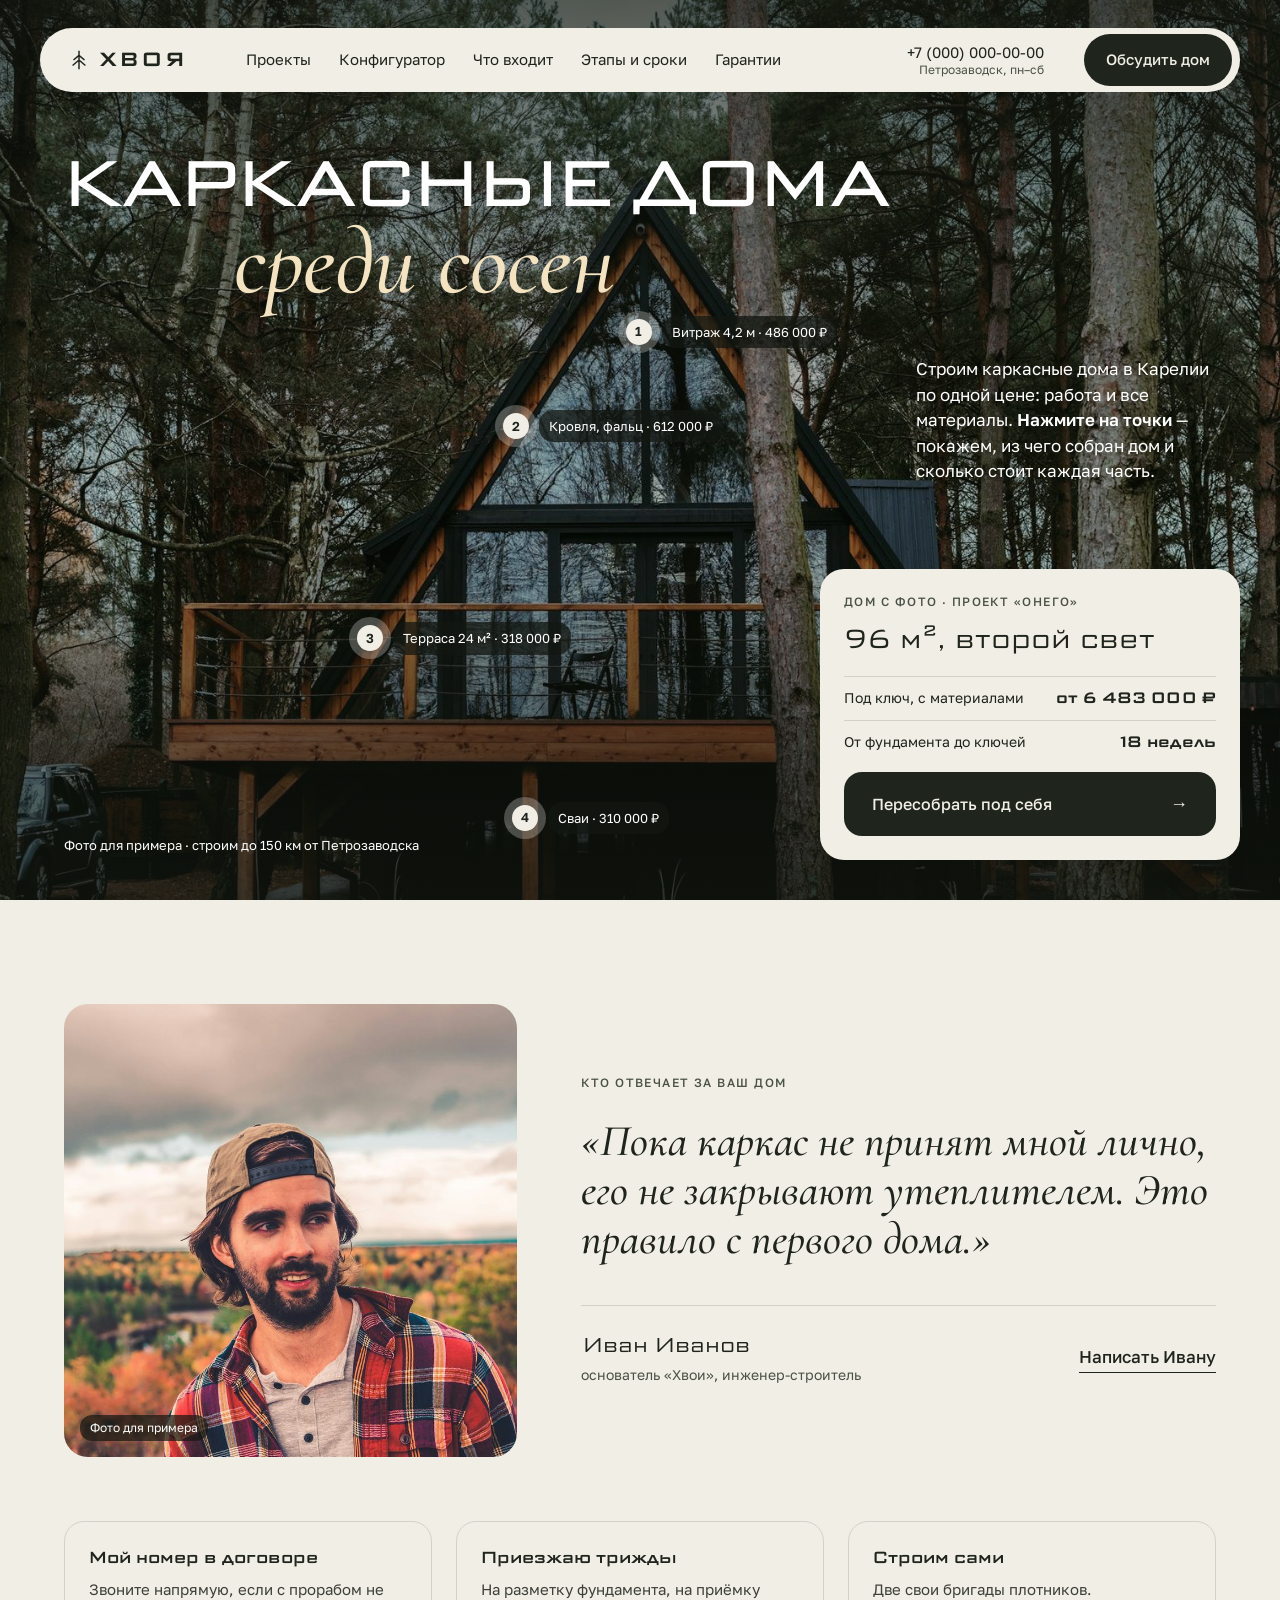
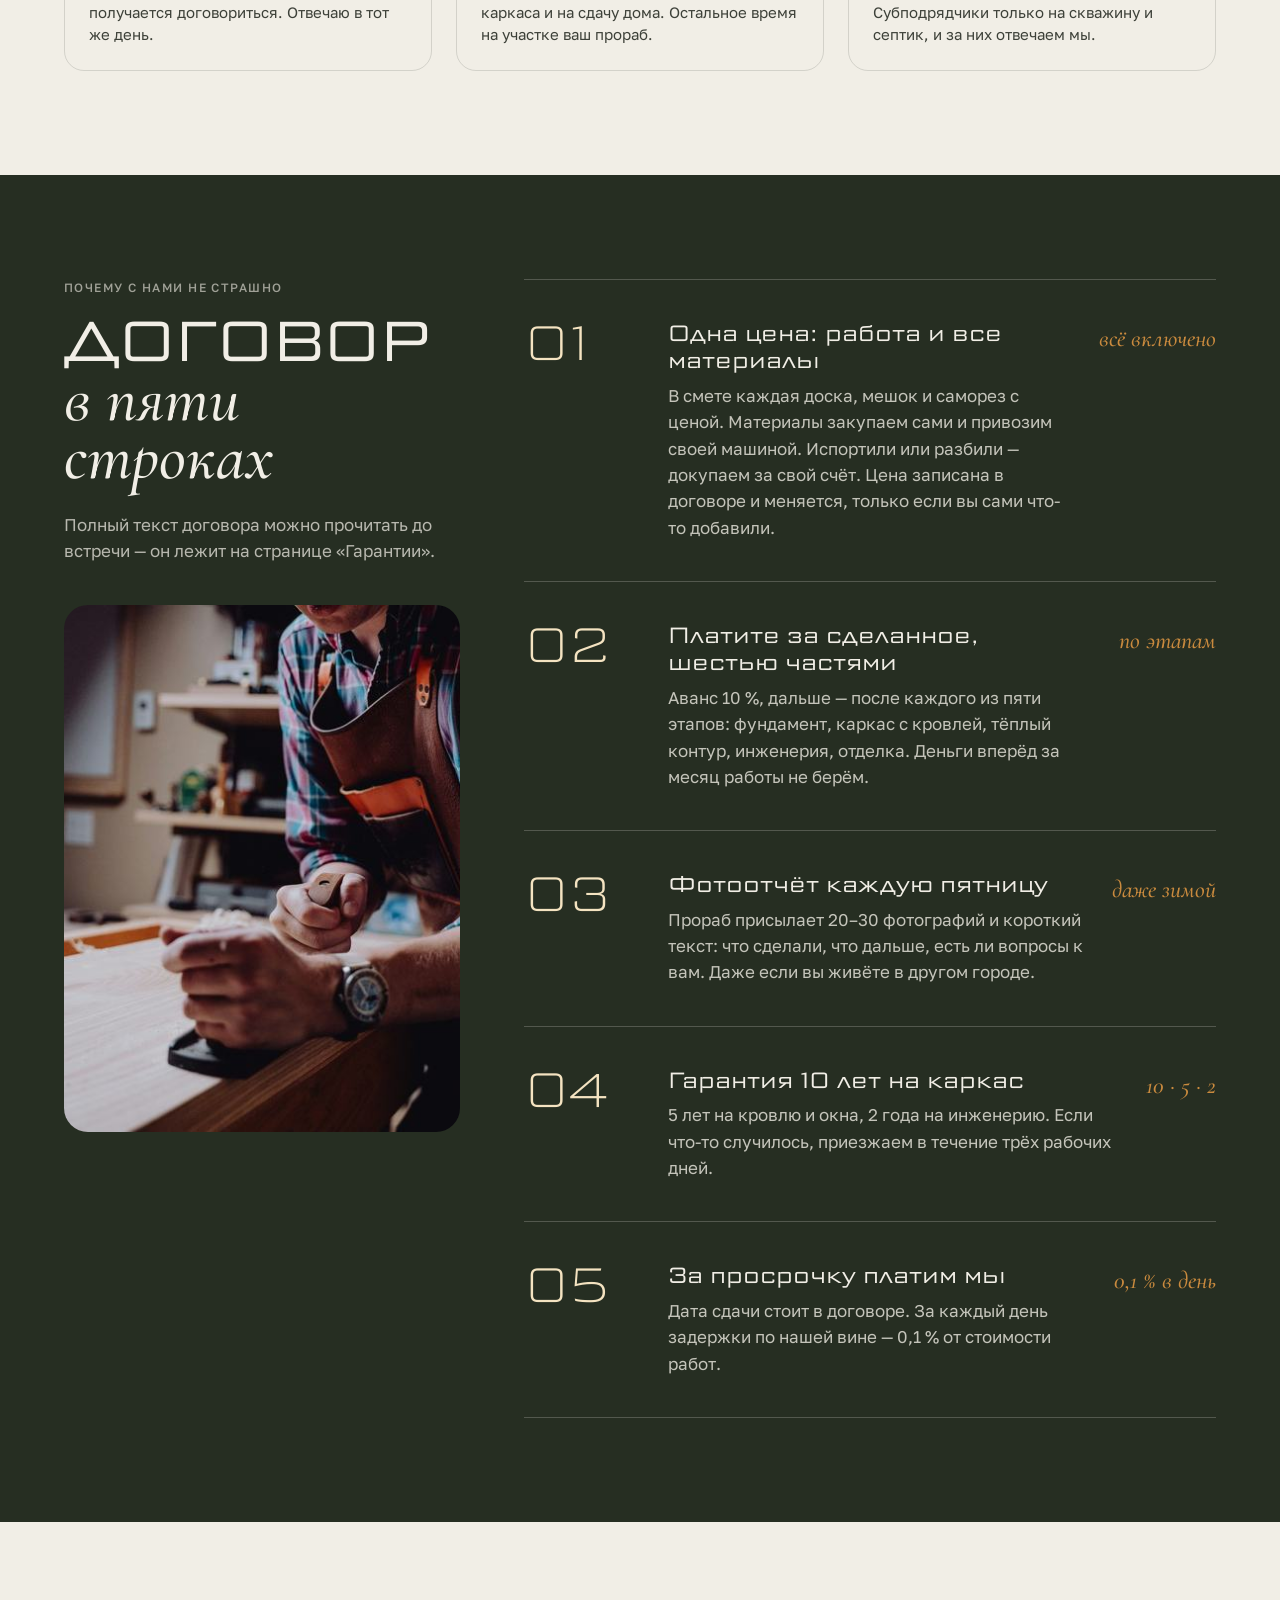
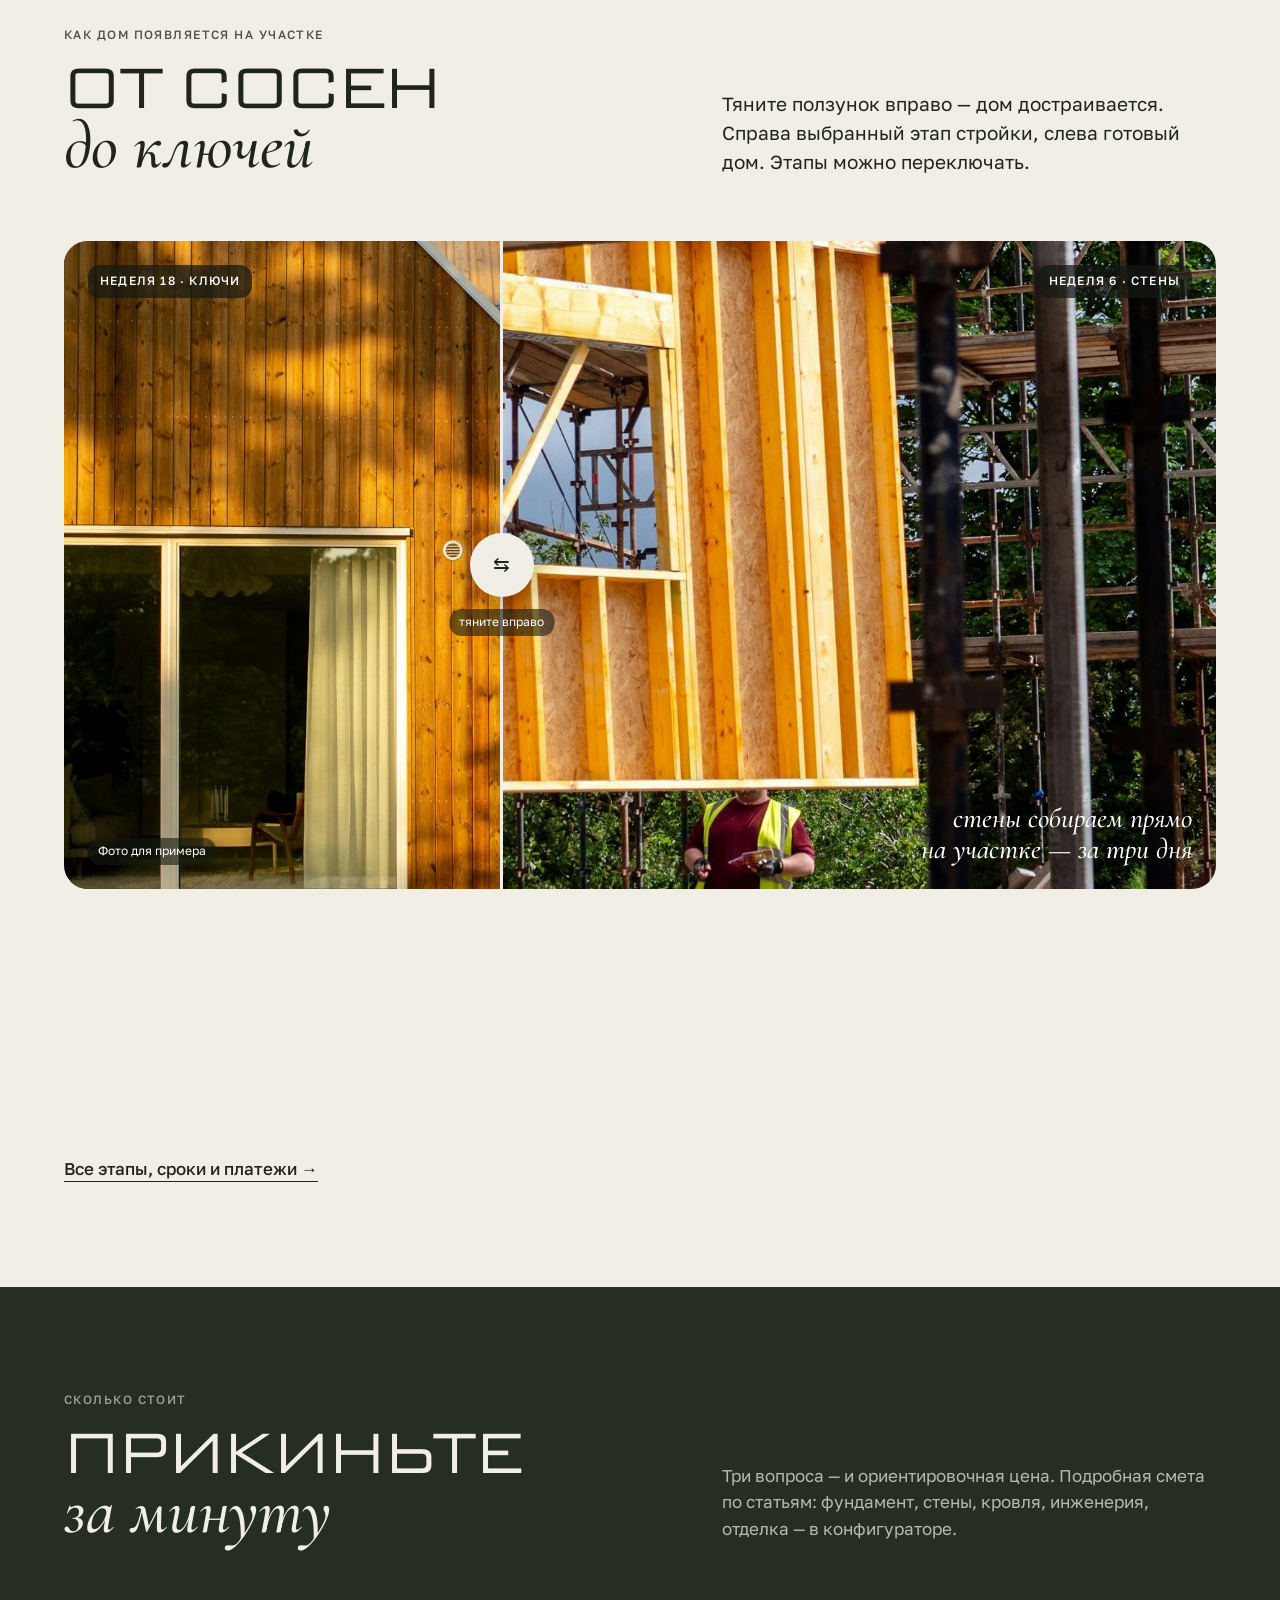
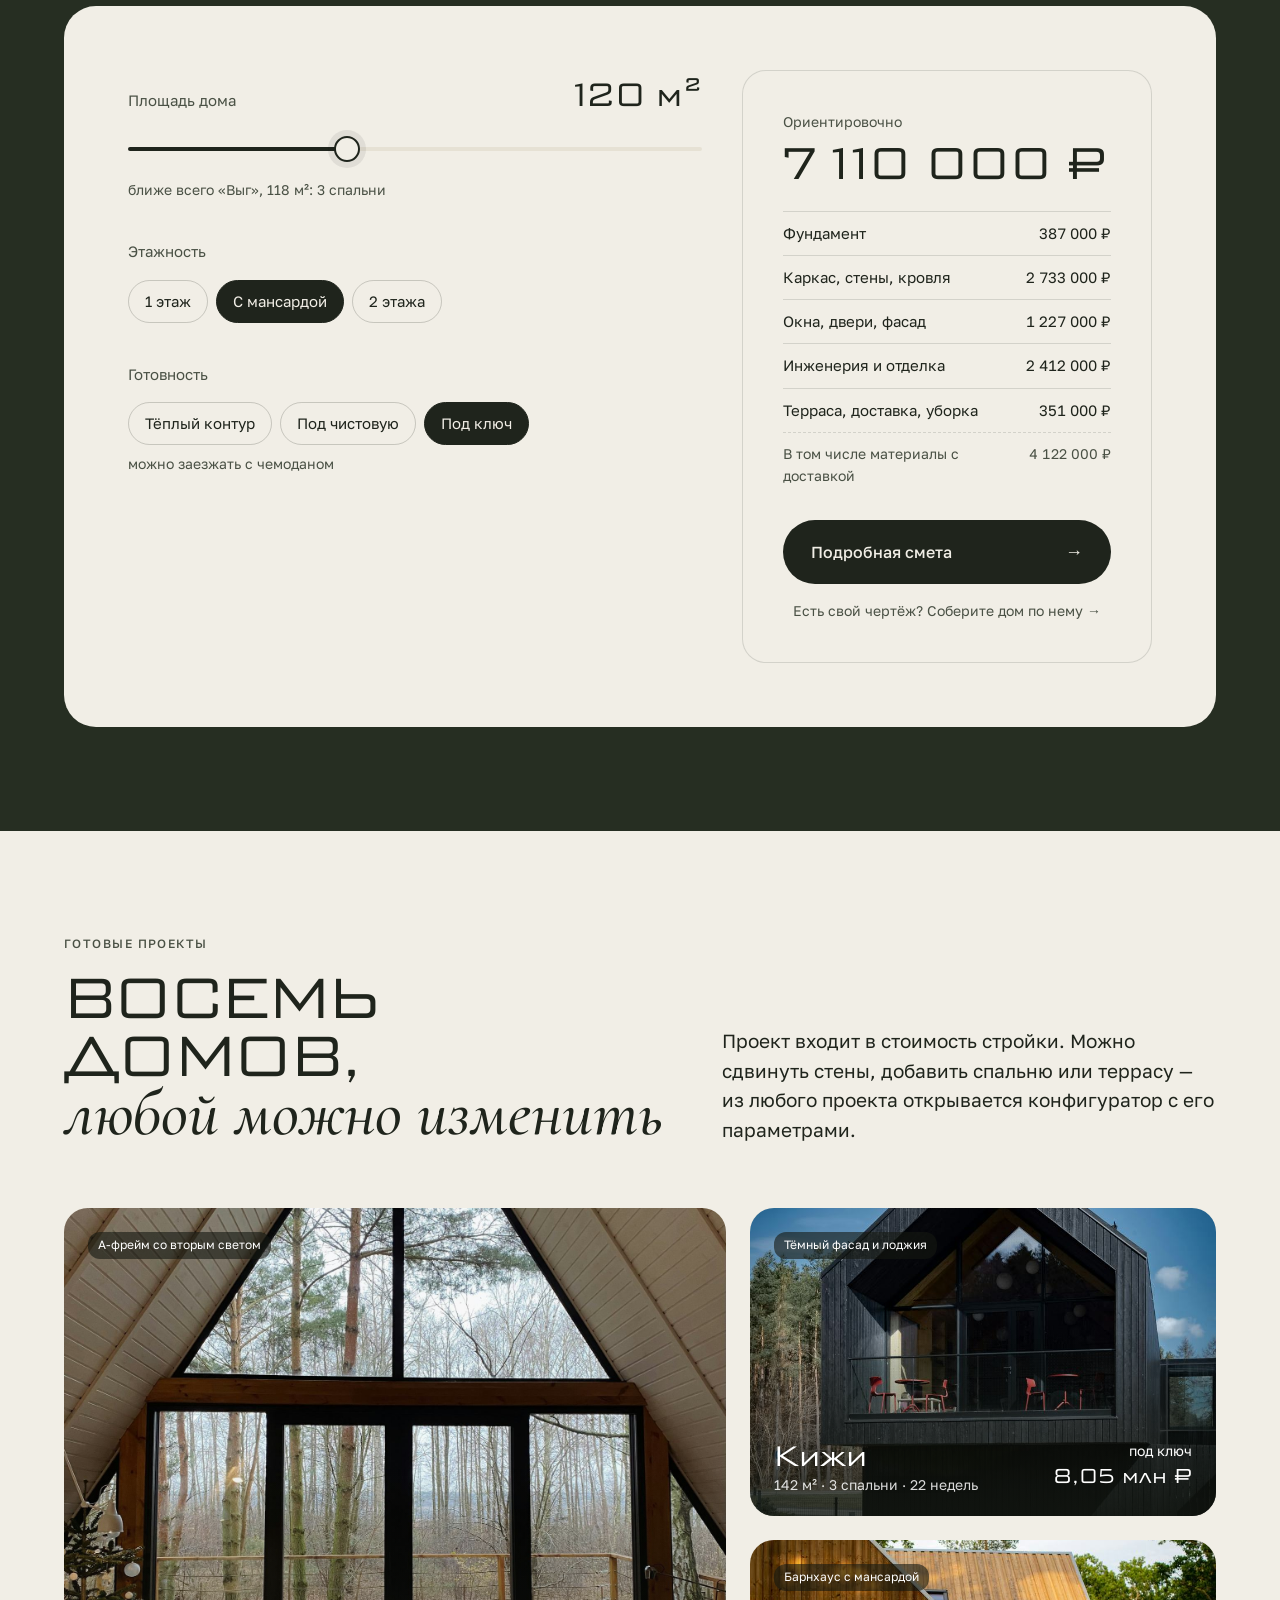
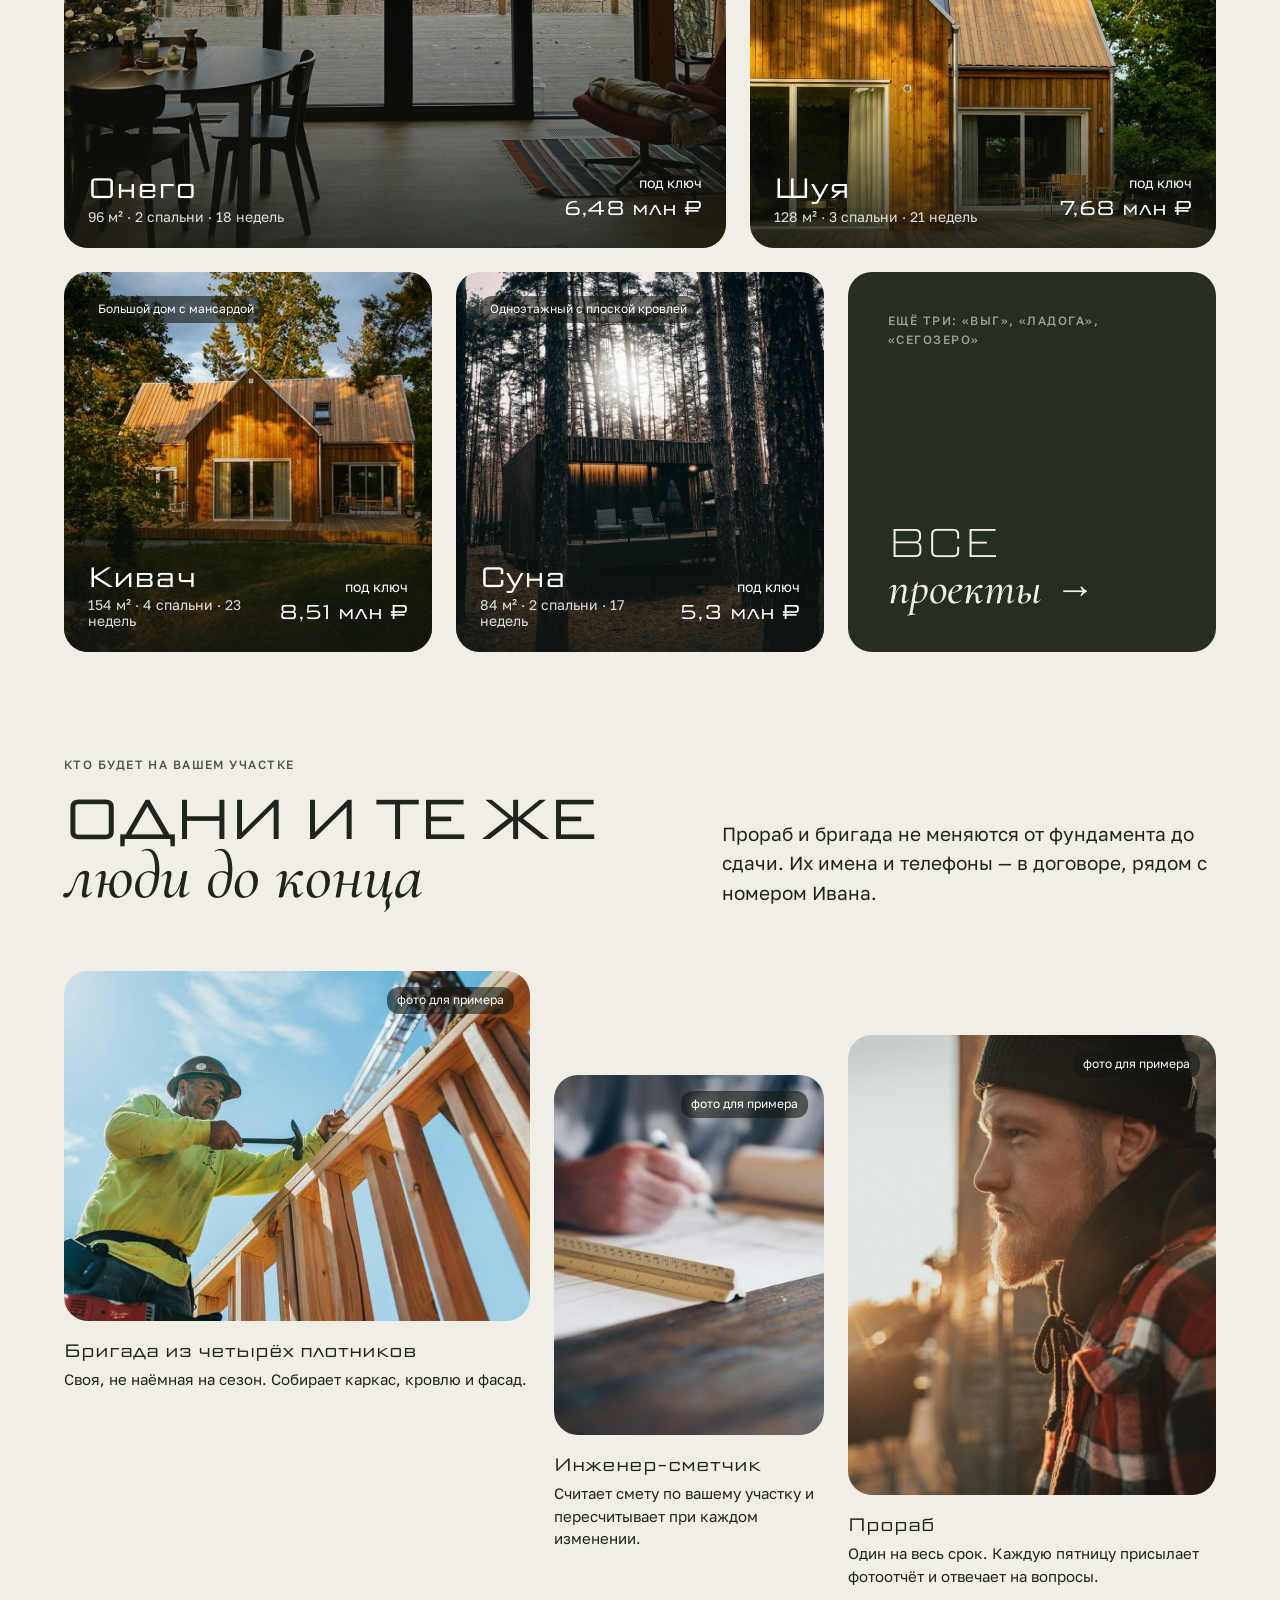
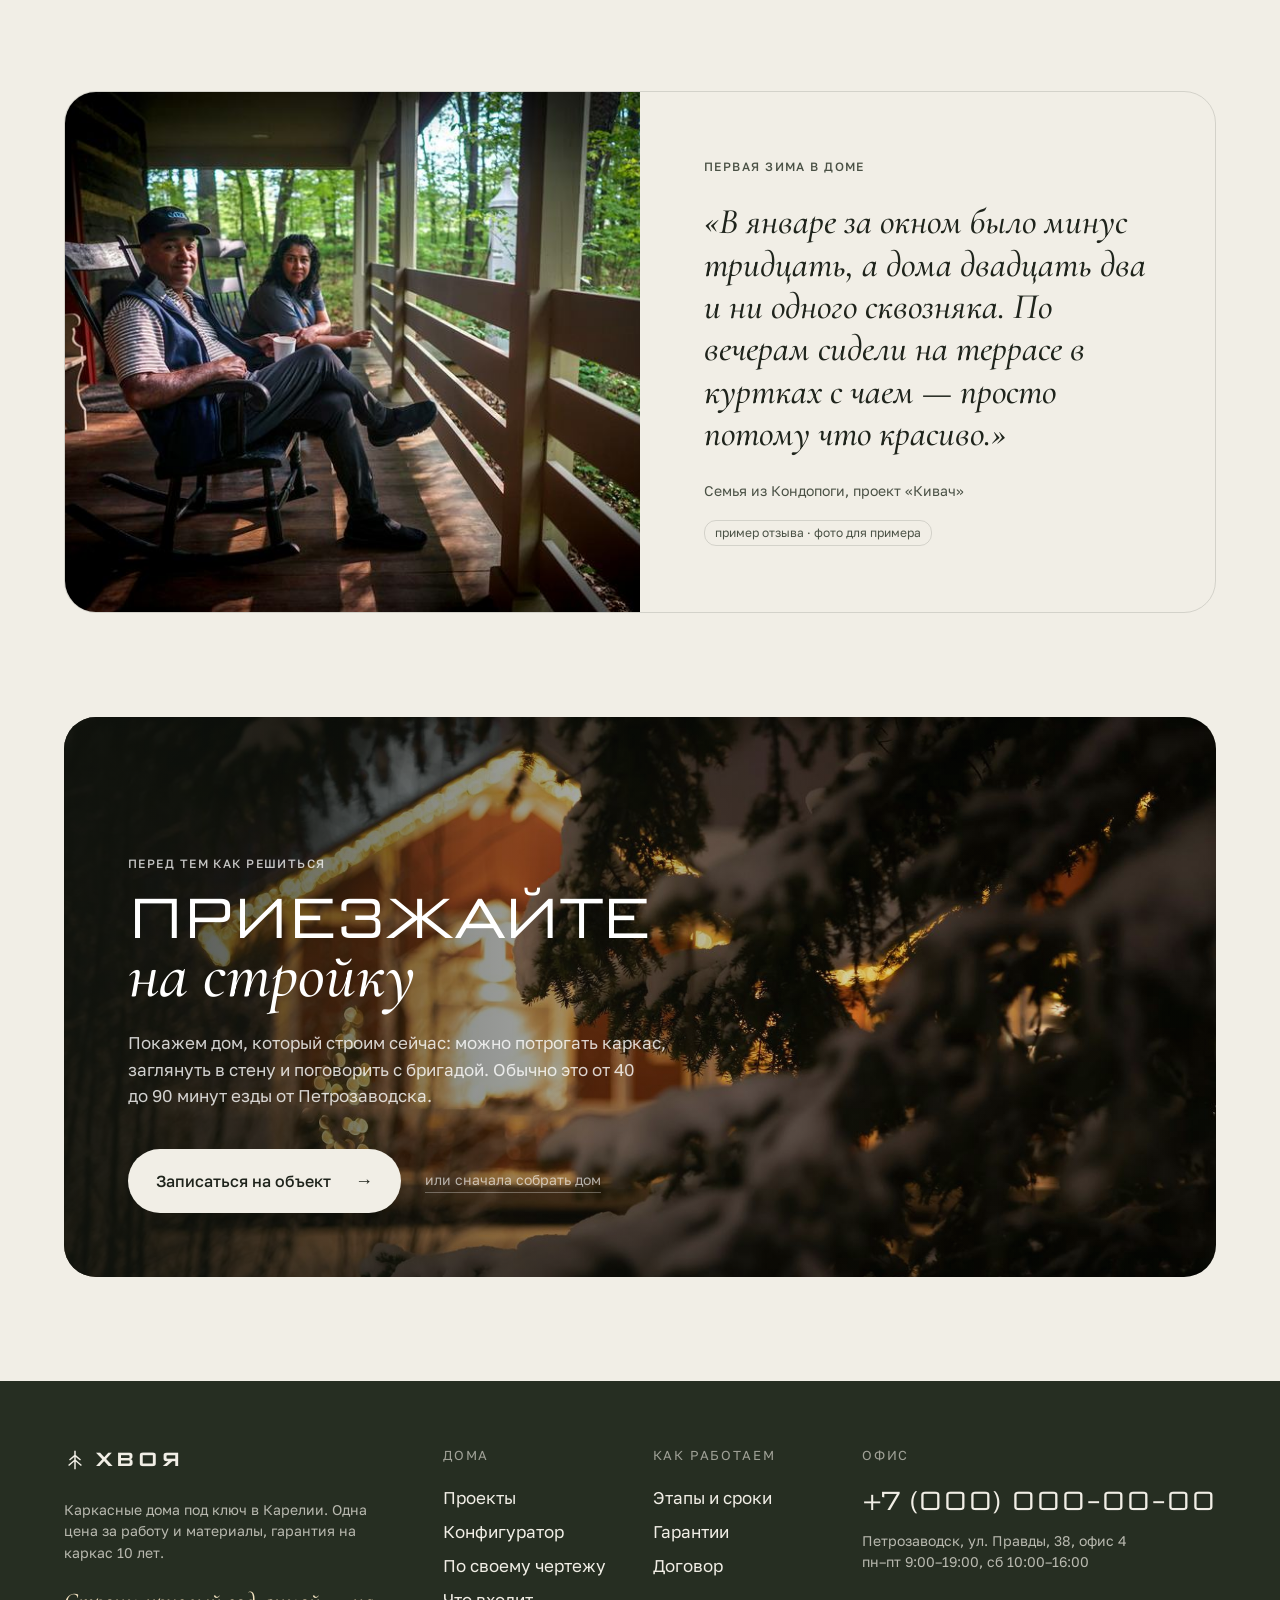
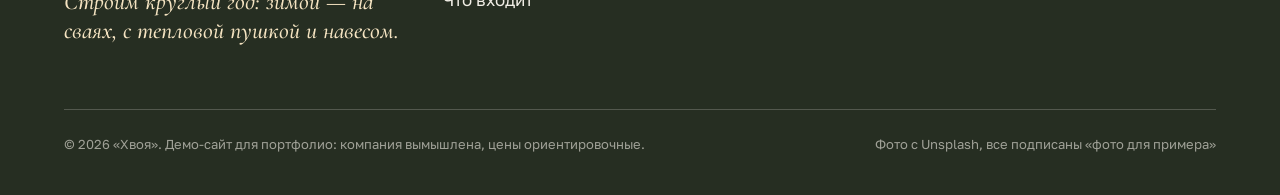
<file: index.html>
<!doctype html>
<html lang="ru">
<head>
<meta charset="utf-8">
<script>if('IntersectionObserver' in window)document.documentElement.classList.add('rv')</script>
<meta name="viewport" content="width=device-width, initial-scale=1">
<title>Хвоя&nbsp;— каркасные дома под ключ в Карелии</title>
<meta name="description" content="Проектируем и строим тёплые каркасные дома под ключ в Карелии. Цена фиксируется в договоре, оплата по этапам, фотоотчёт каждую пятницу. Конфигуратор со сметой по статьям.">
<meta name="theme-color" content="#262E22">
<link rel="icon" href="img/favicon.svg" type="image/svg+xml">
<link rel="preload" href="fonts/science-gothic-var-cyrillic.woff2" as="font" type="font/woff2" crossorigin>
<link rel="stylesheet" href="css/fonts.css">
<link rel="stylesheet" href="css/site.css">
</head>
<body>

<header class="nav" id="nav">
  <a class="logo" href="index.html" aria-label="Хвоя, на главную"><svg viewBox="0 0 24 24" fill="none" stroke="currentColor" stroke-width="1.6" aria-hidden="true"><path d="M12 2v20M12 7l-6 5M12 7l6 5M12 12l-7 6M12 12l7 6"/></svg>ХВОЯ</a>
  <nav class="menu" id="menu" aria-label="Разделы">
    <a href="proekty.html">Проекты</a>
    <a href="konfigurator.html">Конфигуратор</a>
    <a href="chto-vhodit.html">Что входит</a>
    <a href="etapy.html">Этапы и сроки</a>
    <a href="garantii.html">Гарантии</a>
  </nav>
  <a class="tel" href="tel:+70000000000" data-demo>+7 (000) 000-00-00<small>Петрозаводск, пн–сб</small></a>
  <button class="btn" type="button" data-demo>Обсудить дом</button>
  <button class="burger" type="button" aria-label="Меню" aria-expanded="false" aria-controls="menu"><span class="bw">Меню</span><svg width="22" height="14" viewBox="0 0 22 14" aria-hidden="true"><path d="M0 1h22M0 7h22M0 13h22" stroke="currentColor" stroke-width="1.6"/></svg></button>
</header>

<main>
<!-- 1. Первый экран: дом, который можно потрогать -->
<section class="hero" id="hero" aria-label="Каркасные дома среди сосен">
  <div class="shot">
    <img class="hero-img" id="heroImg" src="img/ph/onego-1600.jpg" srcset="img/ph/onego-800.jpg 800w, img/ph/onego-1600.jpg 1600w, img/ph/onego-2400.jpg 2400w" sizes="100vw" width="2400" height="1600" alt="Треугольный каркасный дом с витражом и террасой среди сосен">
    <h1>Каркасные дома<em>среди сосен</em></h1>
    <button class="spot" type="button" data-spot="glass" data-x=".499" data-y=".365" aria-expanded="false"><span class="dot">1</span><span class="lbl">Витраж 4,2&nbsp;м · 486&nbsp;000&nbsp;₽</span></button>
    <button class="spot" type="button" data-spot="roof" data-x=".408" data-y=".47" aria-expanded="false"><span class="dot">2</span><span class="lbl">Кровля, фальц · 612&nbsp;000&nbsp;₽</span></button>
    <button class="spot" type="button" data-spot="deck" data-x=".30" data-y=".706" aria-expanded="false"><span class="dot">3</span><span class="lbl">Терраса 24&nbsp;м² · 318&nbsp;000&nbsp;₽</span></button>
    <button class="spot" type="button" data-spot="piles" data-x=".415" data-y=".905" aria-expanded="false"><span class="dot">4</span><span class="lbl">Сваи · 310&nbsp;000&nbsp;₽</span></button>
    <div class="pop" id="pop" role="dialog" aria-live="polite" hidden></div>
    <p class="meta">Фото для примера<span class="far"> · строим до 150&nbsp;км от Петрозаводска</span></p>
  </div>
  <p class="intro">Строим каркасные дома в&nbsp;Карелии по одной цене: работа и&nbsp;все материалы. <b>Нажмите на&nbsp;точки</b>&nbsp;— покажем, из чего собран дом и сколько стоит каждая часть.</p>
  <aside class="hcard">
    <p class="kick">Дом с фото · проект «Онего»</p>
    <h2>96&nbsp;м², второй свет</h2>
    <div class="row"><span>Под ключ, с&nbsp;материалами</span><b id="hcPrice">от 6&nbsp;483&nbsp;000&nbsp;₽</b></div>
    <div class="row"><span>От фундамента до ключей</span><b id="hcWeeks">18 недель</b></div>
    <a class="btn" href="konfigurator.html?p=onego">Пересобрать под себя <span class="ar">→</span></a>
  </aside>
</section>

<!-- 2. Кто отвечает за дом -->
<section class="sec" aria-labelledby="founderH">
  <div class="wrap founder">
    <figure>
      <img src="img/ph/founder-800.jpg" srcset="img/ph/founder-800.jpg 800w, img/ph/founder-1600.jpg 1600w" sizes="(max-width:980px) 100vw, 40vw" width="800" height="1199" loading="lazy" alt="Мужчина с бородой в клетчатой рубашке на фоне осеннего леса">
      <figcaption>Фото для примера</figcaption>
    </figure>
    <div>
      <p class="kick" id="founderH">Кто отвечает за ваш дом</p>
      <blockquote>«Пока каркас не принят мной лично, его не закрывают утеплителем. Это правило с первого дома.»</blockquote>
      <div class="who">
        <div><b>Иван Иванов</b><span class="small">основатель «Хвои», инженер-строитель</span></div>
        <button class="link" type="button" data-demo style="margin-left:auto;white-space:nowrap">Написать Ивану</button>
      </div>
    </div>
    <div class="promises">
      <div><b>Мой номер в договоре</b><p>Звоните напрямую, если с прорабом не получается договориться. Отвечаю в тот же день.</p></div>
      <div><b>Приезжаю трижды</b><p>На разметку фундамента, на приёмку каркаса и на сдачу дома. Остальное время на участке ваш прораб.</p></div>
      <div><b>Строим сами</b><p>Две свои бригады плотников. Субподрядчики только на скважину и септик, и за них отвечаем мы.</p></div>
    </div>
  </div>
</section>

<!-- 3. Договор в пяти строках -->
<section class="sec dark" aria-labelledby="termsH">
  <div class="wrap terms">
    <div class="side">
      <p class="kick">Почему с нами не страшно</p>
      <h2 class="h2" id="termsH" style="margin-top:16px">Договор<br><em>в пяти строках</em></h2>
      <p class="small" style="margin-top:24px;max-width:24em">Полный текст договора можно прочитать до встречи&nbsp;— он лежит на странице «Гарантии».</p>
      <img src="img/ph/work-hands-800.jpg" width="800" height="533" loading="lazy" alt="Руки плотника обрабатывают доску в мастерской">
    </div>
    <ol class="clauses">
      <li><div><h3>Одна цена: работа и все материалы</h3><p>В смете каждая доска, мешок и саморез с ценой. Материалы закупаем сами и привозим своей машиной. Испортили или разбили&nbsp;— докупаем за свой счёт. Цена записана в договоре и меняется, только если вы сами что-то добавили.</p></div><span class="tag">всё включено</span></li>
      <li><div><h3>Платите за сделанное, шестью частями</h3><p>Аванс 10&nbsp;%, дальше&nbsp;— после каждого из пяти этапов: фундамент, каркас с&nbsp;кровлей, тёплый контур, инженерия, отделка. Деньги вперёд за месяц работы не берём.</p></div><span class="tag">по этапам</span></li>
      <li><div><h3>Фотоотчёт каждую пятницу</h3><p>Прораб присылает 20–30 фотографий и короткий текст: что сделали, что дальше, есть ли вопросы к вам. Даже если вы живёте в другом городе.</p></div><span class="tag">даже зимой</span></li>
      <li><div><h3>Гарантия 10 лет на каркас</h3><p>5 лет на кровлю и окна, 2 года на инженерию. Если что-то случилось, приезжаем в течение трёх рабочих дней.</p></div><span class="tag">10 · 5 · 2</span></li>
      <li><div><h3>За просрочку платим мы</h3><p>Дата сдачи стоит в договоре. За каждый день задержки по нашей вине&nbsp;— 0,1&nbsp;% от стоимости работ.</p></div><span class="tag">0,1&nbsp;% в день</span></li>
    </ol>
  </div>
</section>

<!-- 4. До и после -->
<section class="sec" aria-labelledby="baH">
  <div class="wrap">
    <div class="sec-head">
      <div><p class="kick">Как дом появляется на участке</p><h2 class="h2" id="baH">От сосен<br><em>до ключей</em></h2></div>
      <p class="lead">Тяните ползунок вправо&nbsp;— дом достраивается. Справа выбранный этап стройки, слева готовый дом. Этапы можно переключать.</p>
    </div>
    <div class="ba" id="ba" style="--x:38%">
      <img class="stage" id="baStage" src="img/ph/stage-walls-1600.jpg" srcset="img/ph/stage-walls-800.jpg 800w, img/ph/stage-walls-1600.jpg 1600w" sizes="(max-width:640px) 100vw, 1312px" loading="lazy" alt="Плотники поднимают стеновую панель каркаса">
      <img class="done" src="img/ph/shuya-1600.jpg" srcset="img/ph/shuya-800.jpg 800w, img/ph/shuya-1600.jpg 1600w" sizes="(max-width:640px) 100vw, 1312px" loading="lazy" alt="Готовый каркасный дом с фасадом из лиственницы и террасой">
      <span class="t l">Неделя 18 · ключи</span><span class="t r" id="baTag">Неделя 6 · стены</span>
      <p class="note" id="baNote">стены собираем прямо на&nbsp;участке&nbsp;— за&nbsp;три дня</p>
      <span class="ph">Фото для примера</span>
      <div class="line"></div><div class="knob" aria-hidden="true">⇆</div><span class="hint" aria-hidden="true">тяните вправо</span>
      <input class="vh" type="range" min="0" max="100" value="38" aria-label="Сравнить готовый дом и этап стройки">
    </div>
    <div class="stages" role="group" aria-label="Этап стройки">
      <button type="button" data-stage="foundation" aria-pressed="false"><b>1–2</b><span>Фундамент</span></button>
      <button type="button" data-stage="frame" aria-pressed="false"><b>3–5</b><span>Каркас</span></button>
      <button type="button" data-stage="walls" aria-pressed="true"><b>6</b><span>Стены</span></button>
      <button type="button" data-stage="roof" aria-pressed="false"><b>7–9</b><span>Кровля</span></button>
      <button type="button" data-stage="contour" aria-pressed="false"><b>10–12</b><span>Тёплый контур</span></button>
    </div>
    <div class="stage-text">
      <h3 id="stTitle">Стены: панели собираем на участке и поднимаем вручную</h3>
      <p id="stText">Каркас из сухой строганой доски 50×200, шаг стоек 600&nbsp;мм. В эту неделю Иван приезжает на приёмку: проверяет узлы, крепёж и геометрию, и только после этого бригада ставит утеплитель.</p>
    </div>
    <p style="margin-top:24px"><a class="link" href="etapy.html">Все этапы, сроки и платежи →</a></p>
  </div>
</section>

<!-- 5. Сколько стоит -->
<section class="sec dark" aria-labelledby="calcH">
  <div class="wrap">
    <div class="sec-head">
      <div><p class="kick">Сколько стоит</p><h2 class="h2" id="calcH">Прикиньте<br><em>за минуту</em></h2></div>
      <p class="lead">Три вопроса&nbsp;— и ориентировочная цена. Подробная смета по статьям: фундамент, стены, кровля, инженерия, отделка&nbsp;— в конфигураторе.</p>
    </div>
    <div class="calc" id="calc">
      <div>
        <div class="q">
          <div class="ql"><label for="cArea">Площадь дома</label><output id="cAreaOut">120&nbsp;м²</output></div>
          <input type="range" id="cArea" min="60" max="220" step="2" value="120">
          <p class="hint" id="cAreaHint">как «Выг» или «Шуя»: 3 спальни</p>
        </div>
        <div class="q">
          <div class="ql"><span>Этажность</span></div>
          <div class="chips" role="group" aria-label="Этажность">
            <button class="chip" type="button" data-floors="1" aria-pressed="false">1 этаж</button>
            <button class="chip" type="button" data-floors="1.5" aria-pressed="true">С мансардой</button>
            <button class="chip" type="button" data-floors="2" aria-pressed="false">2 этажа</button>
          </div>
        </div>
        <div class="q">
          <div class="ql"><span>Готовность</span></div>
          <div class="chips" role="group" aria-label="Готовность">
            <button class="chip" type="button" data-level="contour" aria-pressed="false">Тёплый контур</button>
            <button class="chip" type="button" data-level="rough" aria-pressed="false">Под чистовую</button>
            <button class="chip" type="button" data-level="turnkey" aria-pressed="true">Под ключ</button>
          </div>
          <p class="hint" id="cLevelHint">можно заезжать с чемоданом</p>
        </div>
      </div>
      <div class="res">
        <span class="small">Ориентировочно</span>
        <output class="total" id="cTotal">7&nbsp;110&nbsp;000&nbsp;₽</output>
        <ul class="lines" id="cLines"></ul>
        <a class="btn" id="cGo" href="konfigurator.html">Подробная смета <span class="ar">→</span></a>
        <a class="c-own" href="po-chertezhu.html">Есть свой чертёж? Соберите дом по нему →</a>
      </div>
    </div>
  </div>
</section>

<!-- 6. Проекты -->
<section class="sec" aria-labelledby="prH">
  <div class="wrap">
    <div class="sec-head">
      <div><p class="kick">Готовые проекты</p><h2 class="h2" id="prH">Восемь домов,<br><em>любой можно изменить</em></h2></div>
      <p class="lead">Проект входит в стоимость стройки. Можно сдвинуть стены, добавить спальню или террасу&nbsp;— из любого проекта открывается конфигуратор с его параметрами.</p>
    </div>
    <div class="pgrid" id="pgrid"></div>
  </div>
</section>

<!-- 7. Люди -->
<section class="sec" style="padding-top:0" aria-labelledby="peH">
  <div class="wrap">
    <div class="sec-head">
      <div><p class="kick">Кто будет на вашем участке</p><h2 class="h2" id="peH">Одни и те же<br><em>люди до конца</em></h2></div>
      <p class="lead">Прораб и бригада не меняются от фундамента до сдачи. Их имена и телефоны&nbsp;— в договоре, рядом с номером Ивана.</p>
    </div>
    <div class="people">
      <figure class="p1"><img src="img/ph/work-frame-800.jpg" srcset="img/ph/work-frame-800.jpg 800w, img/ph/work-frame-1600.jpg 1600w" sizes="(max-width:640px) 78vw, 40vw" loading="lazy" alt="Плотник в каске крепит доски каркаса"><span class="ex">фото для примера</span><figcaption><b>Бригада из четырёх плотников</b>Своя, не наёмная на сезон. Собирает каркас, кровлю и фасад.</figcaption></figure>
      <figure class="p2"><img src="img/ph/plan-drafting-800.jpg" srcset="img/ph/plan-drafting-800.jpg 800w, img/ph/plan-drafting-1600.jpg 1600w" sizes="(max-width:640px) 78vw, 25vw" loading="lazy" alt="Рука инженера с карандашом над чертежом"><span class="ex">фото для примера</span><figcaption><b>Инженер-сметчик</b>Считает смету по вашему участку и пересчитывает при каждом изменении.</figcaption></figure>
      <figure class="p3"><img src="img/ph/founder-2-800.jpg" srcset="img/ph/founder-2-800.jpg 800w, img/ph/founder-2-1600.jpg 1600w" sizes="(max-width:640px) 78vw, 33vw" loading="lazy" alt="Мужчина в шапке и клетчатой рубашке на закате"><span class="ex">фото для примера</span><figcaption><b>Прораб</b>Один на весь срок. Каждую пятницу присылает фотоотчёт и отвечает на вопросы.</figcaption></figure>
    </div>
  </div>
</section>

<!-- 8. Как живётся -->
<section class="sec" style="padding-top:0" aria-label="Пример отзыва">
  <div class="wrap">
    <div class="review">
      <img src="img/ph/clients-porch-1600.jpg" srcset="img/ph/clients-porch-800.jpg 800w, img/ph/clients-porch-1600.jpg 1600w" sizes="(max-width:980px) 100vw, 50vw" loading="lazy" alt="Пожилая пара отдыхает на крыльце деревянного дома">
      <div class="q">
        <p class="kick">Первая зима в доме</p>
        <blockquote>«В январе за окном было минус тридцать, а дома двадцать два и ни одного сквозняка. По вечерам сидели на террасе в куртках с чаем&nbsp;— просто потому что красиво.»</blockquote>
        <p class="small">Семья из Кондопоги, проект «Кивач»</p>
        <p style="margin-top:16px"><span class="ex">пример отзыва · фото для примера</span></p>
      </div>
    </div>
  </div>
</section>

<!-- 9. Финал -->
<section class="sec" style="padding-top:0" aria-labelledby="finH">
  <div class="wrap">
    <div class="final">
      <img src="img/ph/winter-evening-1600.jpg" srcset="img/ph/winter-evening-800.jpg 800w, img/ph/winter-evening-1600.jpg 1600w" sizes="(max-width:640px) 100vw, 1312px" loading="lazy" alt="Деревянный дом зимним вечером со светом в окнах">
      <div class="in">
        <p class="kick" style="color:rgba(255,255,255,.75)">Перед тем как решиться</p>
        <h2 class="h2" id="finH">Приезжайте<br><em>на стройку</em></h2>
        <p class="lead">Покажем дом, который строим сейчас: можно потрогать каркас, заглянуть в стену и поговорить с бригадой. Обычно это от&nbsp;40 до&nbsp;90&nbsp;минут езды от&nbsp;Петрозаводска.</p>
        <div class="acts"><button class="btn light" type="button" data-demo>Записаться на объект <span class="ar">→</span></button><a class="soft" href="konfigurator.html">или сначала собрать дом</a></div>
      </div>
    </div>
  </div>
</section>
</main>

<footer class="foot">
  <div class="wrap">
    <div class="cols">
      <div>
        <a class="logo" href="index.html" style="margin-bottom:24px"><svg viewBox="0 0 24 24" fill="none" stroke="currentColor" stroke-width="1.6" aria-hidden="true"><path d="M12 2v20M12 7l-6 5M12 7l6 5M12 12l-7 6M12 12l7 6"/></svg>ХВОЯ</a>
        <p class="small" style="max-width:26em">Каркасные дома под ключ в Карелии. Одна цена за работу и материалы, гарантия на каркас 10&nbsp;лет.</p>
        <p class="note">Строим круглый год: зимой&nbsp;— на сваях, с тепловой пушкой и навесом.</p>
      </div>
      <div><h4>Дома</h4><ul><li><a href="proekty.html">Проекты</a></li><li><a href="konfigurator.html">Конфигуратор</a></li><li><a href="po-chertezhu.html">По своему чертежу</a></li><li><a href="chto-vhodit.html">Что входит</a></li></ul></div>
      <div><h4>Как работаем</h4><ul><li><a href="etapy.html">Этапы и сроки</a></li><li><a href="garantii.html">Гарантии</a></li><li><a href="garantii.html#dogovor">Договор</a></li></ul></div>
      <div>
        <h4>Офис</h4>
        <a class="big" href="tel:+70000000000" data-demo>+7 (000) 000-00-00</a>
        <p class="small">Петрозаводск, ул.&nbsp;Правды,&nbsp;38, офис&nbsp;4<br>пн–пт 9:00–19:00, сб 10:00–16:00</p>
      </div>
    </div>
    <div class="bottom"><span>© 2026 «Хвоя». Демо-сайт для портфолио: компания вымышлена, цены ориентировочные.</span><span>Фото с Unsplash, все подписаны «фото для примера»</span></div>
  </div>
</footer>

<div class="demo" id="demo" hidden role="dialog" aria-modal="true" aria-labelledby="demoT">
  <div class="box">
    <button class="x" type="button" data-close aria-label="Закрыть">×</button>
    <span class="kick">Минутку</span>
    <span class="it" id="demoT">Это пробный сайт</span>
    <p>Компания «Хвоя» придумана для портфолио, позвонить ей нельзя. Хотите такой же дизайн для своей компании&nbsp;— напишите в Telegram.</p>
    <a class="btn" href="https://t.me/isthisthedaggr" target="_blank" rel="noopener">Написать @isthisthedaggr <span class="ar">→</span></a>
  </div>
</div>

<script src="js/data.js"></script>
<script src="js/price.js"></script>
<script src="js/site.js"></script>
<script src="js/home.js"></script>
</body>
</html>
</file>
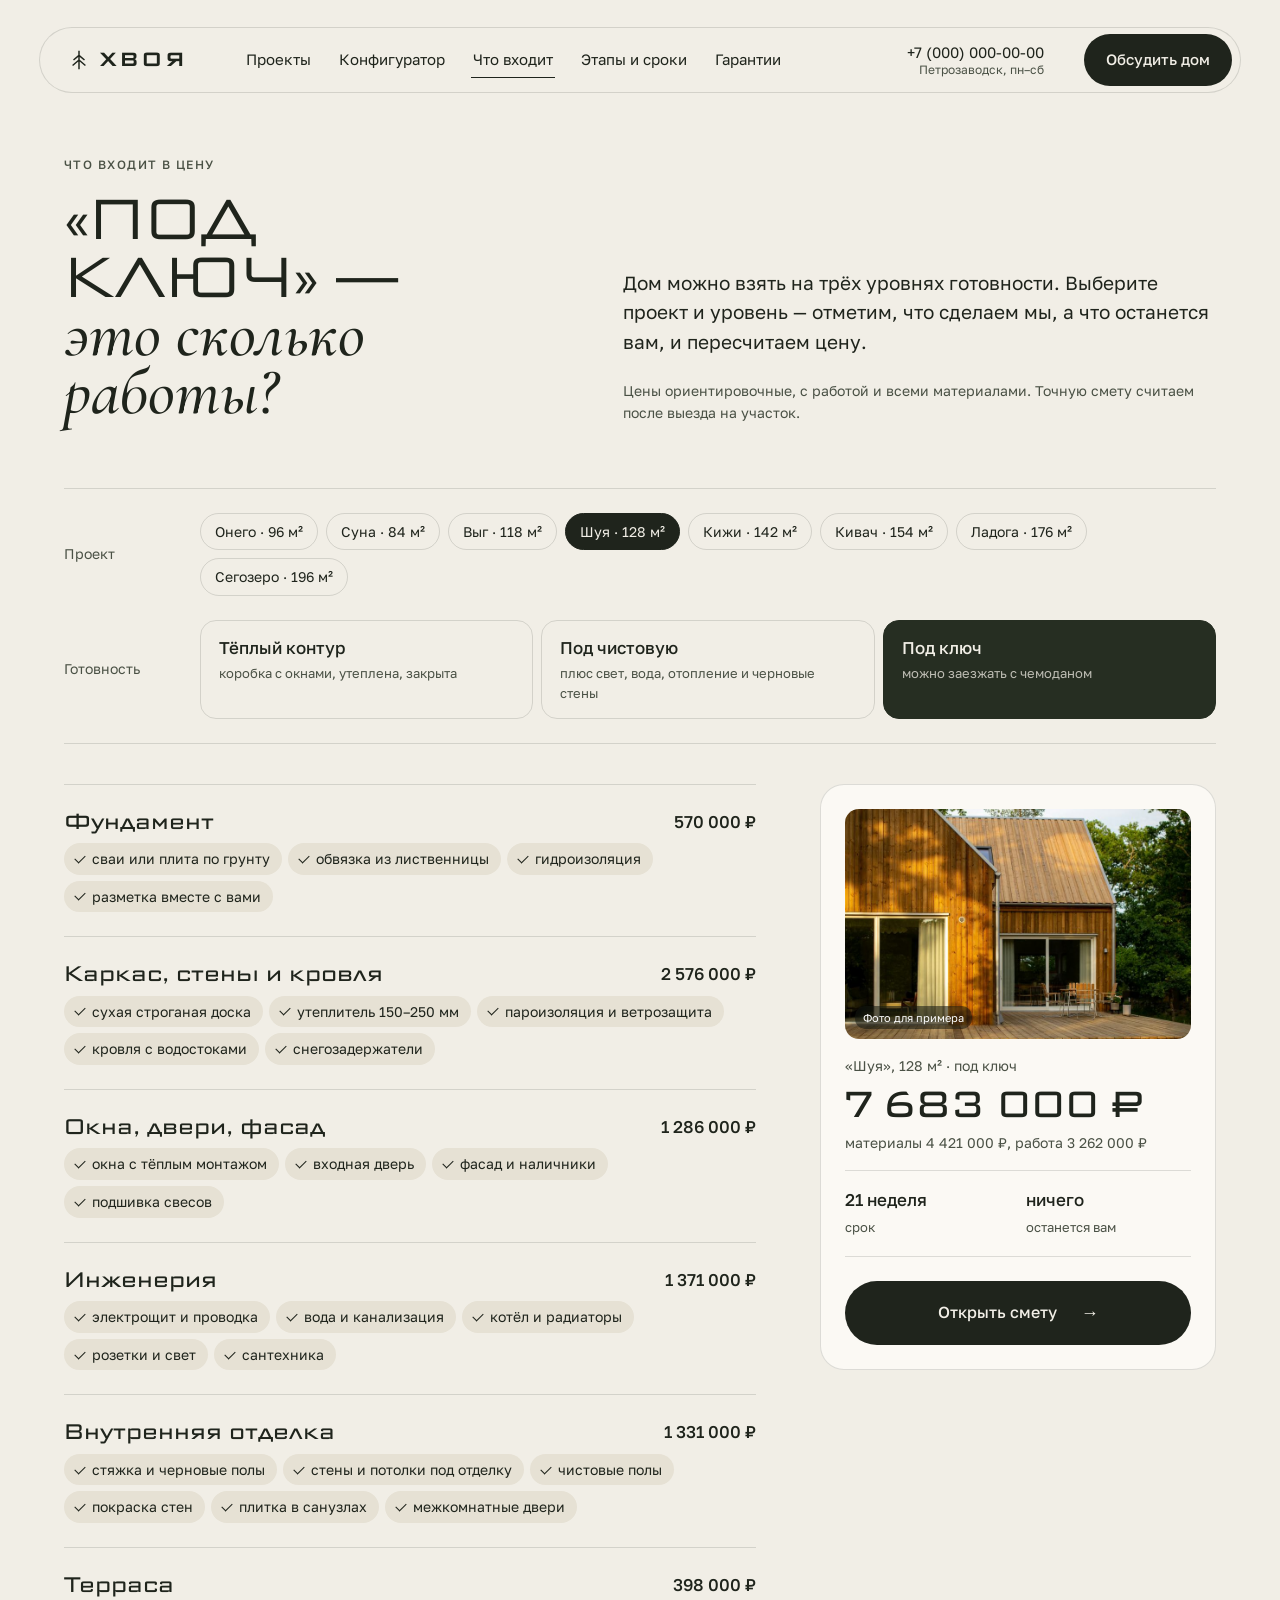
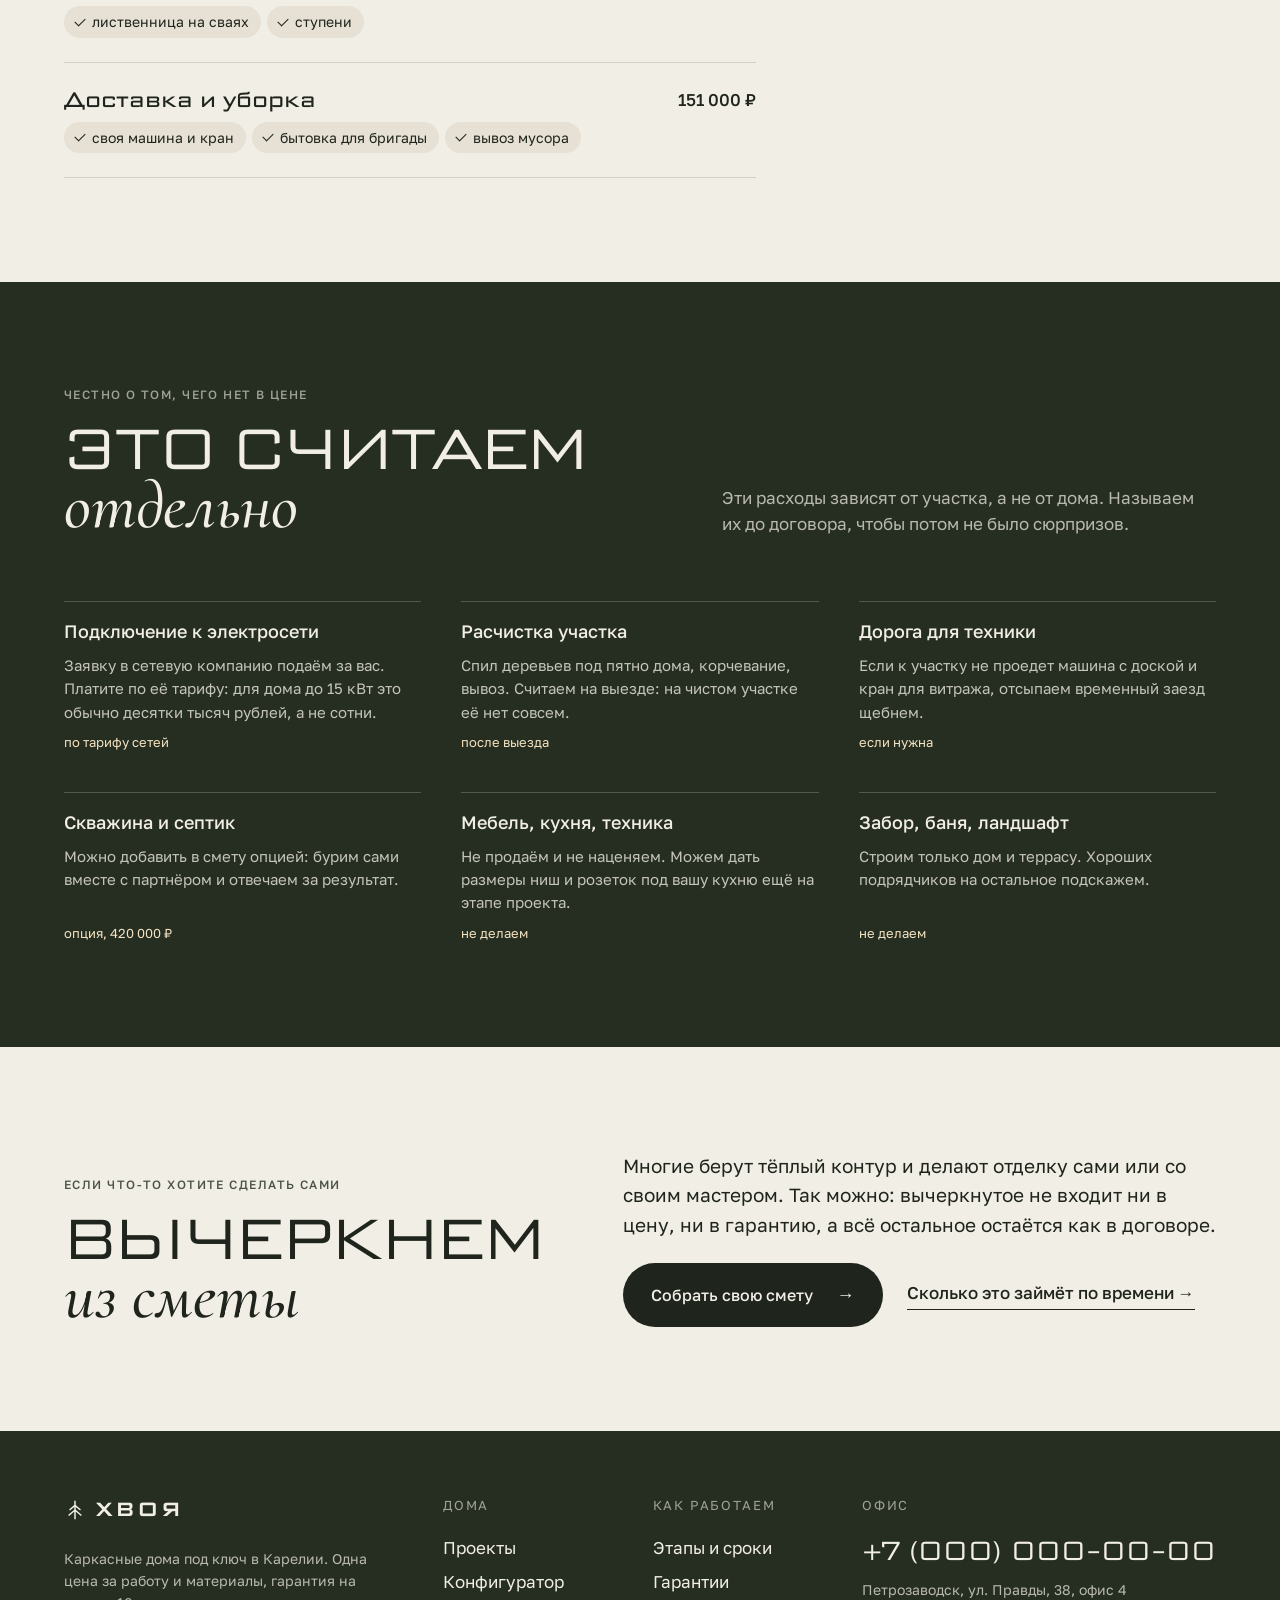
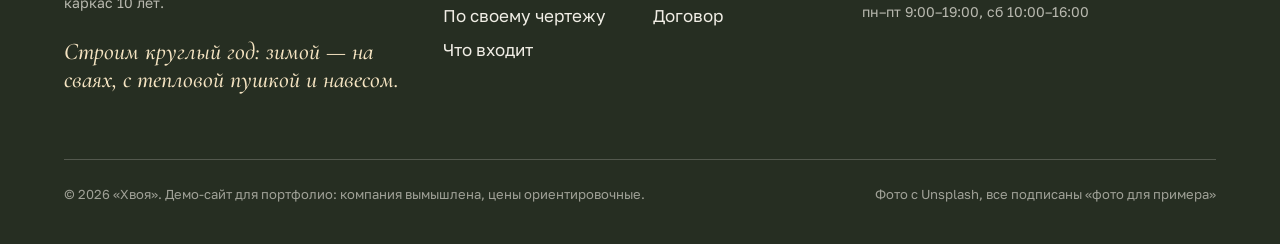
<file: chto-vhodit.html>
<!doctype html>
<html lang="ru">
<head>
<meta charset="utf-8">
<script>if('IntersectionObserver' in window)document.documentElement.classList.add('rv')</script>
<meta name="viewport" content="width=device-width, initial-scale=1">
<title>Что входит в дом под ключ&nbsp;— Хвоя</title>
<meta name="description" content="Три уровня готовности каркасного дома: тёплый контур, под чистовую и под ключ. Что делаем мы, что остаётся вам и чего нет в цене.">
<meta name="theme-color" content="#262E22">
<link rel="icon" href="img/favicon.svg" type="image/svg+xml">
<link rel="preload" href="fonts/science-gothic-var-cyrillic.woff2" as="font" type="font/woff2" crossorigin>
<link rel="stylesheet" href="css/fonts.css">
<link rel="stylesheet" href="css/site.css">
<link rel="stylesheet" href="css/konf.css">
<link rel="stylesheet" href="css/info.css">
</head>
<body class="page-info">

<header class="nav solid" id="nav">
  <a class="logo" href="index.html" aria-label="Хвоя, на главную"><svg viewBox="0 0 24 24" fill="none" stroke="currentColor" stroke-width="1.6" aria-hidden="true"><path d="M12 2v20M12 7l-6 5M12 7l6 5M12 12l-7 6M12 12l7 6"/></svg>ХВОЯ</a>
  <nav class="menu" id="menu" aria-label="Разделы">
    <a href="proekty.html">Проекты</a>
    <a href="konfigurator.html">Конфигуратор</a>
    <a href="chto-vhodit.html" aria-current="page">Что входит</a>
    <a href="etapy.html">Этапы и сроки</a>
    <a href="garantii.html">Гарантии</a>
  </nav>
  <a class="tel" href="tel:+70000000000" data-demo>+7 (000) 000-00-00<small>Петрозаводск, пн–сб</small></a>
  <button class="btn" type="button" data-demo>Обсудить дом</button>
  <button class="burger" type="button" aria-label="Меню" aria-expanded="false" aria-controls="menu"><span class="bw">Меню</span><svg width="22" height="14" viewBox="0 0 22 14" aria-hidden="true"><path d="M0 1h22M0 7h22M0 13h22" stroke="currentColor" stroke-width="1.6"/></svg></button>
</header>

<main>
<section class="k-head wrap">
  <div>
    <p class="kick">Что входит в цену</p>
    <h1 class="h2">«Под ключ»&nbsp;—<br><em>это сколько работы?</em></h1>
  </div>
  <div class="k-intro">
    <p class="lead">Дом можно взять на трёх уровнях готовности. Выберите проект и уровень&nbsp;— отметим, что сделаем мы, а что останется вам, и пересчитаем цену.</p>
    <p class="small">Цены ориентировочные, с работой и всеми материалами. Точную смету считаем после выезда на участок.</p>
  </div>
</section>

<section class="wrap i-scope" aria-label="Состав работ по уровню готовности">
  <div class="i-pick">
    <div class="i-pick-row"><span class="small">Проект</span><div class="k-chips" id="vhProj" role="group" aria-label="Проект"></div></div>
    <div class="i-pick-row"><span class="small">Готовность</span><div class="i-levels" id="vhLevel" role="group" aria-label="Уровень готовности">
      <button type="button" data-l="contour" aria-pressed="false"><b>Тёплый контур</b><span>коробка с окнами, утеплена, закрыта</span></button>
      <button type="button" data-l="rough" aria-pressed="false"><b>Под чистовую</b><span>плюс свет, вода, отопление и черновые стены</span></button>
      <button type="button" data-l="key" aria-pressed="true"><b>Под ключ</b><span>можно заезжать с чемоданом</span></button>
    </div></div>
  </div>
  <div class="i-grid">
    <div class="i-layers" id="vhLayers"></div>
    <aside class="i-sum" aria-live="polite">
      <figure class="i-sum-ph"><img id="vhImg" src="img/ph/shuya-800.jpg" width="800" height="533" alt=""><figcaption>Фото для примера</figcaption></figure>
      <p class="small" id="vhName">Шуя, 128&nbsp;м²</p>
      <b class="i-total" id="vhTotal"></b>
      <p class="small" id="vhSplit"></p>
      <div class="i-facts"><div><b id="vhWeeks"></b><span>срок</span></div><div><b id="vhLeft"></b><span>останется вам</span></div></div>
      <a class="btn" id="vhGo" href="konfigurator.html">Открыть смету <span class="ar">→</span></a>
    </aside>
  </div>
</section>

<section class="sec dark" aria-labelledby="notH">
  <div class="wrap">
    <div class="sec-head">
      <div><p class="kick">Честно о том, чего нет в цене</p><h2 class="h2" id="notH">Это считаем<br><em>отдельно</em></h2></div>
      <p class="lead">Эти расходы зависят от участка, а не от дома. Называем их до договора, чтобы потом не было сюрпризов.</p>
    </div>
    <ul class="i-not">
      <li><b>Подключение к электросети</b><p>Заявку в сетевую компанию подаём за вас. Платите по её тарифу: для дома до 15&nbsp;кВт это обычно десятки тысяч рублей, а не сотни.</p><span>по тарифу сетей</span></li>
      <li><b>Расчистка участка</b><p>Спил деревьев под пятно дома, корчевание, вывоз. Считаем на выезде: на чистом участке её нет совсем.</p><span>после выезда</span></li>
      <li><b>Дорога для техники</b><p>Если к участку не проедет машина с доской и кран для витража, отсыпаем временный заезд щебнем.</p><span>если нужна</span></li>
      <li><b>Скважина и септик</b><p>Можно добавить в смету опцией: бурим сами вместе с партнёром и отвечаем за результат.</p><span>опция, 420&nbsp;000&nbsp;₽</span></li>
      <li><b>Мебель, кухня, техника</b><p>Не продаём и не наценяем. Можем дать размеры ниш и розеток под вашу кухню ещё на этапе проекта.</p><span>не делаем</span></li>
      <li><b>Забор, баня, ландшафт</b><p>Строим только дом и террасу. Хороших подрядчиков на остальное подскажем.</p><span>не делаем</span></li>
    </ul>
  </div>
</section>

<section class="sec" aria-labelledby="ownH">
  <div class="wrap i-own">
    <div><p class="kick">Если что-то хотите сделать сами</p><h2 class="h2" id="ownH">Вычеркнем<br><em>из сметы</em></h2></div>
    <div>
      <p class="lead">Многие берут тёплый контур и делают отделку сами или со своим мастером. Так можно: вычеркнутое не входит ни в цену, ни в гарантию, а всё остальное остаётся как в договоре.</p>
      <p class="i-acts"><a class="btn" href="konfigurator.html">Собрать свою смету <span class="ar">→</span></a><a class="link" href="etapy.html">Сколько это займёт по времени →</a></p>
    </div>
  </div>
</section>

</main>

<footer class="foot">
  <div class="wrap">
    <div class="cols">
      <div>
        <a class="logo" href="index.html" style="margin-bottom:24px"><svg viewBox="0 0 24 24" fill="none" stroke="currentColor" stroke-width="1.6" aria-hidden="true"><path d="M12 2v20M12 7l-6 5M12 7l6 5M12 12l-7 6M12 12l7 6"/></svg>ХВОЯ</a>
        <p class="small" style="max-width:26em">Каркасные дома под ключ в Карелии. Одна цена за работу и материалы, гарантия на каркас 10&nbsp;лет.</p>
        <p class="note">Строим круглый год: зимой&nbsp;— на сваях, с тепловой пушкой и навесом.</p>
      </div>
      <div><h4>Дома</h4><ul><li><a href="proekty.html">Проекты</a></li><li><a href="konfigurator.html">Конфигуратор</a></li><li><a href="po-chertezhu.html">По своему чертежу</a></li><li><a href="chto-vhodit.html">Что входит</a></li></ul></div>
      <div><h4>Как работаем</h4><ul><li><a href="etapy.html">Этапы и сроки</a></li><li><a href="garantii.html">Гарантии</a></li><li><a href="garantii.html#dogovor">Договор</a></li></ul></div>
      <div>
        <h4>Офис</h4>
        <a class="big" href="tel:+70000000000" data-demo>+7 (000) 000-00-00</a>
        <p class="small">Петрозаводск, ул.&nbsp;Правды,&nbsp;38, офис&nbsp;4<br>пн–пт 9:00–19:00, сб 10:00–16:00</p>
      </div>
    </div>
    <div class="bottom"><span>© 2026 «Хвоя». Демо-сайт для портфолио: компания вымышлена, цены ориентировочные.</span><span>Фото с Unsplash, все подписаны «фото для примера»</span></div>
  </div>
</footer>

<div class="demo" id="demo" hidden role="dialog" aria-modal="true" aria-labelledby="demoT">
  <div class="box">
    <button class="x" type="button" data-close aria-label="Закрыть">×</button>
    <span class="kick">Минутку</span>
    <span class="it" id="demoT">Это пробный сайт</span>
    <p>Компания «Хвоя» придумана для портфолио, позвонить ей нельзя. Хотите такой же сайт для своей компании&nbsp;— напишите в Telegram.</p>
    <a class="btn" href="https://t.me/isthisthedaggr" target="_blank" rel="noopener">Написать @isthisthedaggr <span class="ar">→</span></a>
  </div>
</div>

<script src="js/data.js"></script>
<script src="js/price.js"></script>
<script src="js/site.js"></script>
<script src="js/info.js"></script>
</body>
</html>
</file>
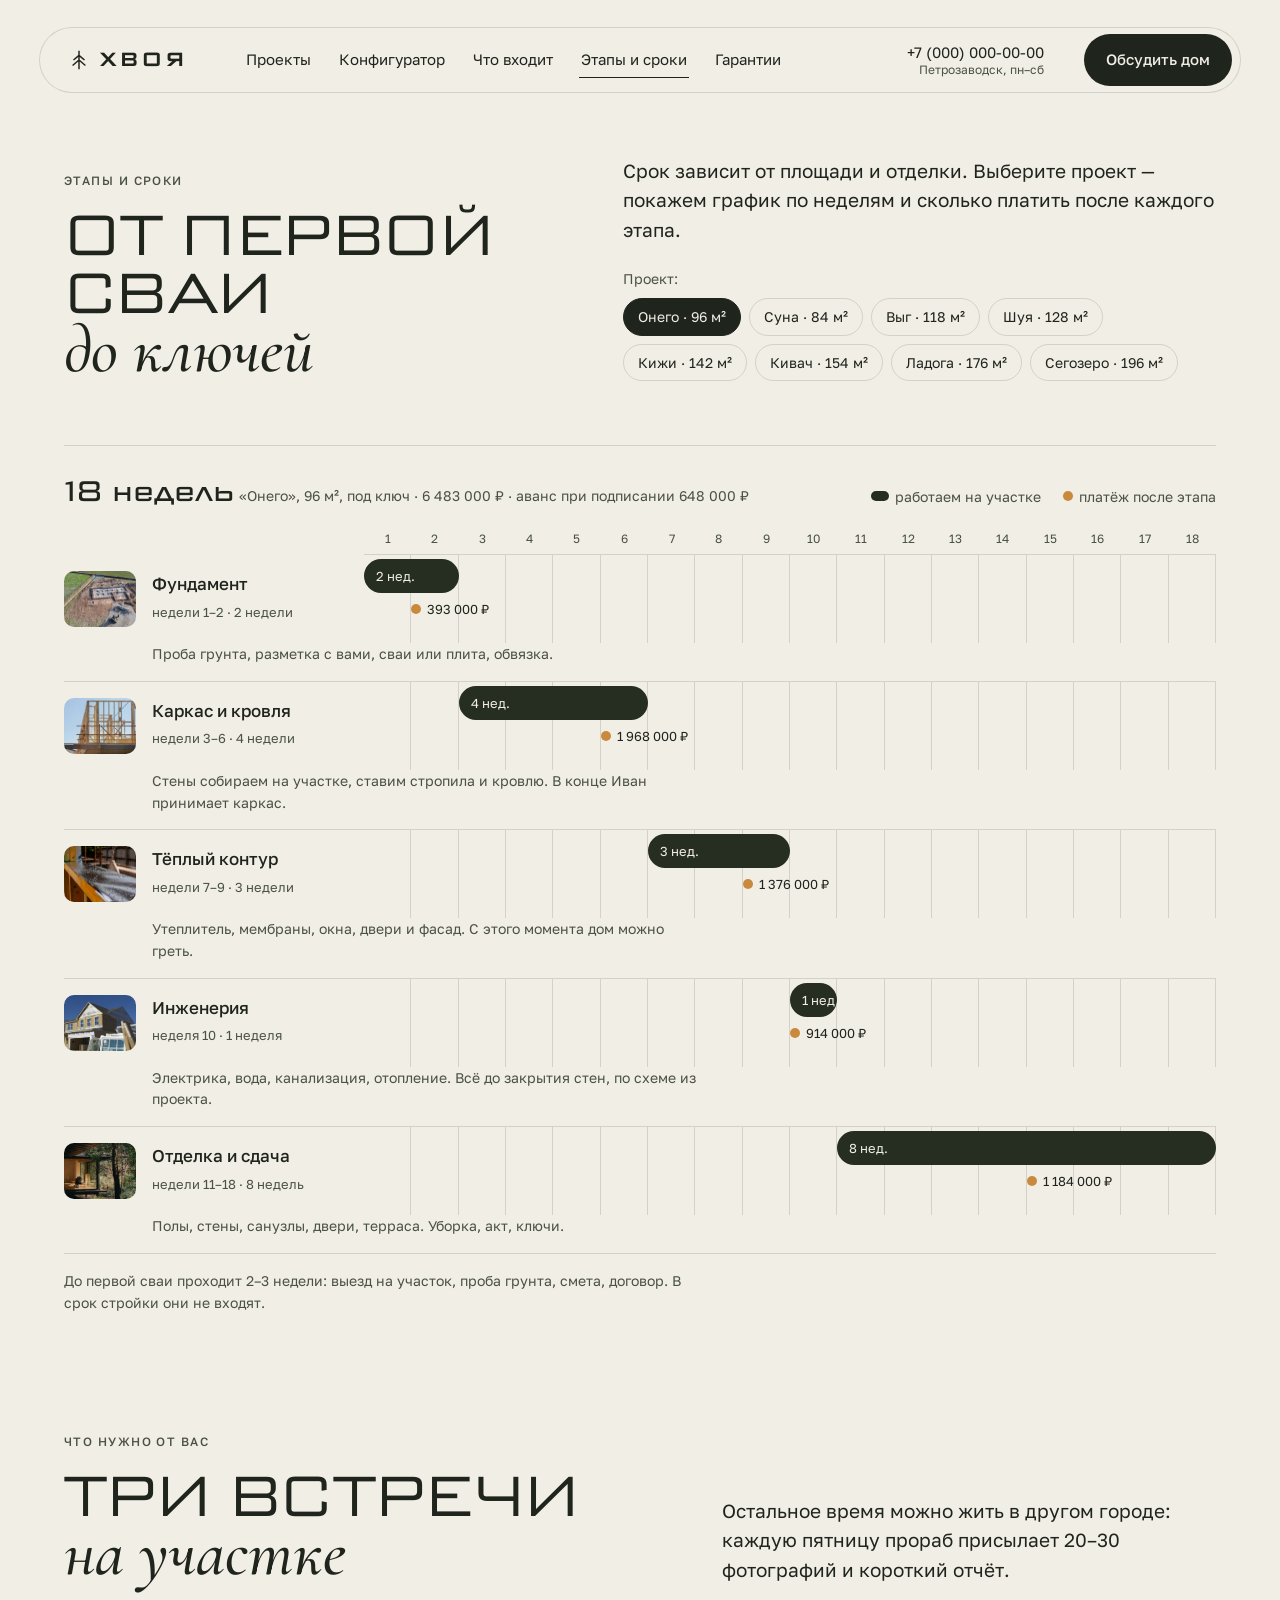
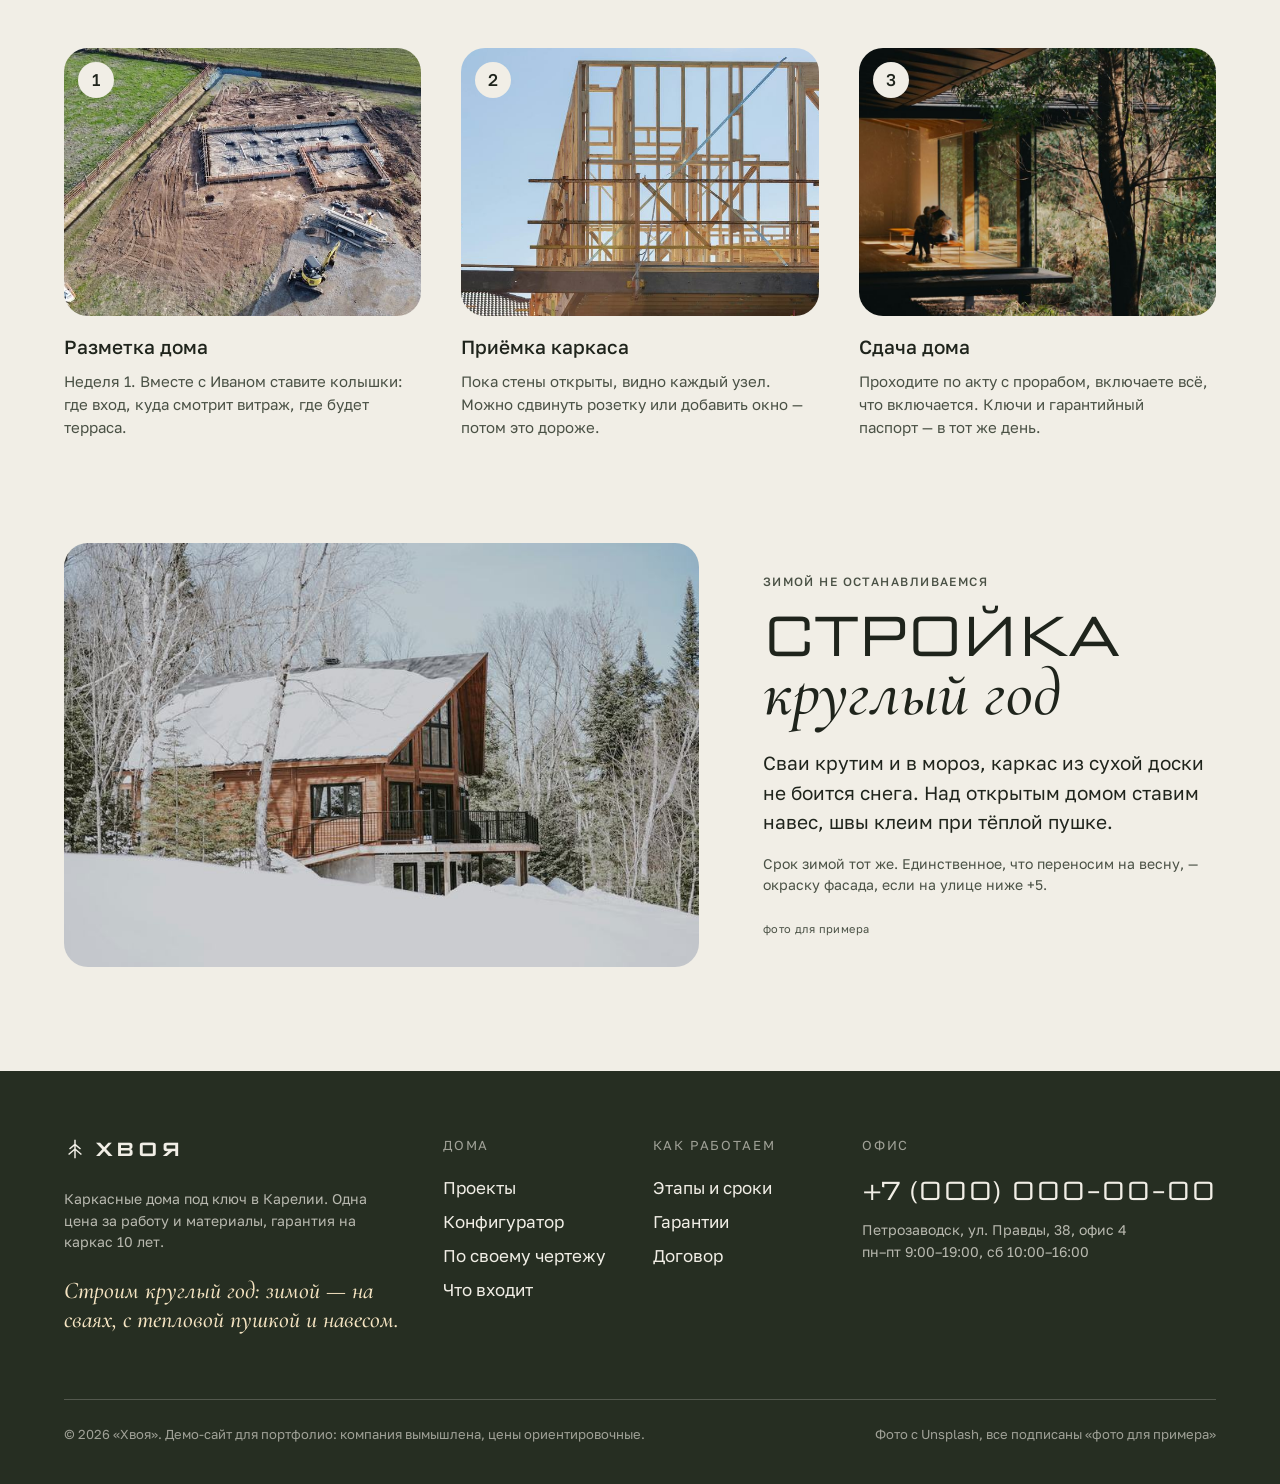
<file: etapy.html>
<!doctype html>
<html lang="ru">
<head>
<meta charset="utf-8">
<script>if('IntersectionObserver' in window)document.documentElement.classList.add('rv')</script>
<meta name="viewport" content="width=device-width, initial-scale=1">
<title>Этапы и сроки стройки&nbsp;— Хвоя</title>
<meta name="description" content="График стройки каркасного дома по неделям: фундамент, каркас и кровля, тёплый контур, инженерия, отделка. Платежи после каждого этапа.">
<meta name="theme-color" content="#262E22">
<link rel="icon" href="img/favicon.svg" type="image/svg+xml">
<link rel="preload" href="fonts/science-gothic-var-cyrillic.woff2" as="font" type="font/woff2" crossorigin>
<link rel="stylesheet" href="css/fonts.css">
<link rel="stylesheet" href="css/site.css">
<link rel="stylesheet" href="css/konf.css">
<link rel="stylesheet" href="css/info.css">
</head>
<body class="page-info">

<header class="nav solid" id="nav">
  <a class="logo" href="index.html" aria-label="Хвоя, на главную"><svg viewBox="0 0 24 24" fill="none" stroke="currentColor" stroke-width="1.6" aria-hidden="true"><path d="M12 2v20M12 7l-6 5M12 7l6 5M12 12l-7 6M12 12l7 6"/></svg>ХВОЯ</a>
  <nav class="menu" id="menu" aria-label="Разделы">
    <a href="proekty.html">Проекты</a>
    <a href="konfigurator.html">Конфигуратор</a>
    <a href="chto-vhodit.html">Что входит</a>
    <a href="etapy.html" aria-current="page">Этапы и сроки</a>
    <a href="garantii.html">Гарантии</a>
  </nav>
  <a class="tel" href="tel:+70000000000" data-demo>+7 (000) 000-00-00<small>Петрозаводск, пн–сб</small></a>
  <button class="btn" type="button" data-demo>Обсудить дом</button>
  <button class="burger" type="button" aria-label="Меню" aria-expanded="false" aria-controls="menu"><span class="bw">Меню</span><svg width="22" height="14" viewBox="0 0 22 14" aria-hidden="true"><path d="M0 1h22M0 7h22M0 13h22" stroke="currentColor" stroke-width="1.6"/></svg></button>
</header>

<main>
<section class="k-head wrap">
  <div>
    <p class="kick">Этапы и сроки</p>
    <h1 class="h2">От первой сваи<br><em>до ключей</em></h1>
  </div>
  <div class="k-intro">
    <p class="lead">Срок зависит от площади и отделки. Выберите проект&nbsp;— покажем график по неделям и сколько платить после каждого этапа.</p>
    <div class="k-from" role="group" aria-label="Проект"><span class="small">Проект:</span><div class="k-chips" id="etProj"></div></div>
  </div>
</section>

<section class="wrap i-plan" aria-label="График стройки">
  <div class="i-plan-head">
    <p><b id="etTotal"></b> <span class="small" id="etSub"></span></p>
    <p class="small i-legend"><i class="lg-w"></i>работаем на участке <i class="lg-p"></i>платёж после этапа</p>
  </div>
  <div class="i-weeks" id="etAxis" aria-hidden="true"></div>
  <ol class="i-rows" id="etRows"></ol>
  <p class="small i-plan-note">До первой сваи проходит 2–3 недели: выезд на участок, проба грунта, смета, договор. В срок стройки они не входят.</p>
</section>

<section class="sec" aria-labelledby="youH">
  <div class="wrap">
    <div class="sec-head">
      <div><p class="kick">Что нужно от вас</p><h2 class="h2" id="youH">Три встречи<br><em>на участке</em></h2></div>
      <p class="lead">Остальное время можно жить в другом городе: каждую пятницу прораб присылает 20–30 фотографий и короткий отчёт.</p>
    </div>
    <ol class="i-meet">
      <li><span class="i-n">1</span><img src="img/ph/stage-foundation-800.jpg" width="800" height="533" loading="lazy" alt="Разметка и винтовые сваи на участке в лесу"><b>Разметка дома</b><p>Неделя 1. Вместе с Иваном ставите колышки: где вход, куда смотрит витраж, где будет терраса.</p></li>
      <li><span class="i-n">2</span><img src="img/ph/stage-frame-800.jpg" width="800" height="533" loading="lazy" alt="Деревянный каркас дома без обшивки"><b>Приёмка каркаса</b><p>Пока стены открыты, видно каждый узел. Можно сдвинуть розетку или добавить окно&nbsp;— потом это дороже.</p></li>
      <li><span class="i-n">3</span><img src="img/ph/int-light-800.jpg" width="800" height="533" loading="lazy" alt="Светлая комната с деревянным полом и большим окном"><b>Сдача дома</b><p>Проходите по акту с прорабом, включаете всё, что включается. Ключи и гарантийный паспорт&nbsp;— в тот же день.</p></li>
    </ol>
  </div>
</section>

<section class="sec" style="padding-top:0" aria-labelledby="winH">
  <div class="wrap i-winter">
    <img src="img/ph/winter-1600.jpg" srcset="img/ph/winter-800.jpg 800w, img/ph/winter-1600.jpg 1600w" sizes="(max-width:980px) 100vw, 55vw" width="1600" height="1067" loading="lazy" alt="Деревянный дом в заснеженном лесу">
    <div>
      <p class="kick">Зимой не останавливаемся</p>
      <h2 class="h2" id="winH">Стройка<br><em>круглый год</em></h2>
      <p class="lead">Сваи крутим и в мороз, каркас из сухой доски не боится снега. Над открытым домом ставим навес, швы клеим при тёплой пушке.</p>
      <p class="small">Срок зимой тот же. Единственное, что переносим на весну,&nbsp;— окраску фасада, если на улице ниже +5.</p>
      <span class="ex">фото для примера</span>
    </div>
  </div>
</section>

</main>

<footer class="foot">
  <div class="wrap">
    <div class="cols">
      <div>
        <a class="logo" href="index.html" style="margin-bottom:24px"><svg viewBox="0 0 24 24" fill="none" stroke="currentColor" stroke-width="1.6" aria-hidden="true"><path d="M12 2v20M12 7l-6 5M12 7l6 5M12 12l-7 6M12 12l7 6"/></svg>ХВОЯ</a>
        <p class="small" style="max-width:26em">Каркасные дома под ключ в Карелии. Одна цена за работу и материалы, гарантия на каркас 10&nbsp;лет.</p>
        <p class="note">Строим круглый год: зимой&nbsp;— на сваях, с тепловой пушкой и навесом.</p>
      </div>
      <div><h4>Дома</h4><ul><li><a href="proekty.html">Проекты</a></li><li><a href="konfigurator.html">Конфигуратор</a></li><li><a href="po-chertezhu.html">По своему чертежу</a></li><li><a href="chto-vhodit.html">Что входит</a></li></ul></div>
      <div><h4>Как работаем</h4><ul><li><a href="etapy.html">Этапы и сроки</a></li><li><a href="garantii.html">Гарантии</a></li><li><a href="garantii.html#dogovor">Договор</a></li></ul></div>
      <div>
        <h4>Офис</h4>
        <a class="big" href="tel:+70000000000" data-demo>+7 (000) 000-00-00</a>
        <p class="small">Петрозаводск, ул.&nbsp;Правды,&nbsp;38, офис&nbsp;4<br>пн–пт 9:00–19:00, сб 10:00–16:00</p>
      </div>
    </div>
    <div class="bottom"><span>© 2026 «Хвоя». Демо-сайт для портфолио: компания вымышлена, цены ориентировочные.</span><span>Фото с Unsplash, все подписаны «фото для примера»</span></div>
  </div>
</footer>

<div class="demo" id="demo" hidden role="dialog" aria-modal="true" aria-labelledby="demoT">
  <div class="box">
    <button class="x" type="button" data-close aria-label="Закрыть">×</button>
    <span class="kick">Минутку</span>
    <span class="it" id="demoT">Это пробный сайт</span>
    <p>Компания «Хвоя» придумана для портфолио, позвонить ей нельзя. Хотите такой же сайт для своей компании&nbsp;— напишите в Telegram.</p>
    <a class="btn" href="https://t.me/isthisthedaggr" target="_blank" rel="noopener">Написать @isthisthedaggr <span class="ar">→</span></a>
  </div>
</div>

<script src="js/data.js"></script>
<script src="js/price.js"></script>
<script src="js/site.js"></script>
<script src="js/info.js"></script>
</body>
</html>
</file>
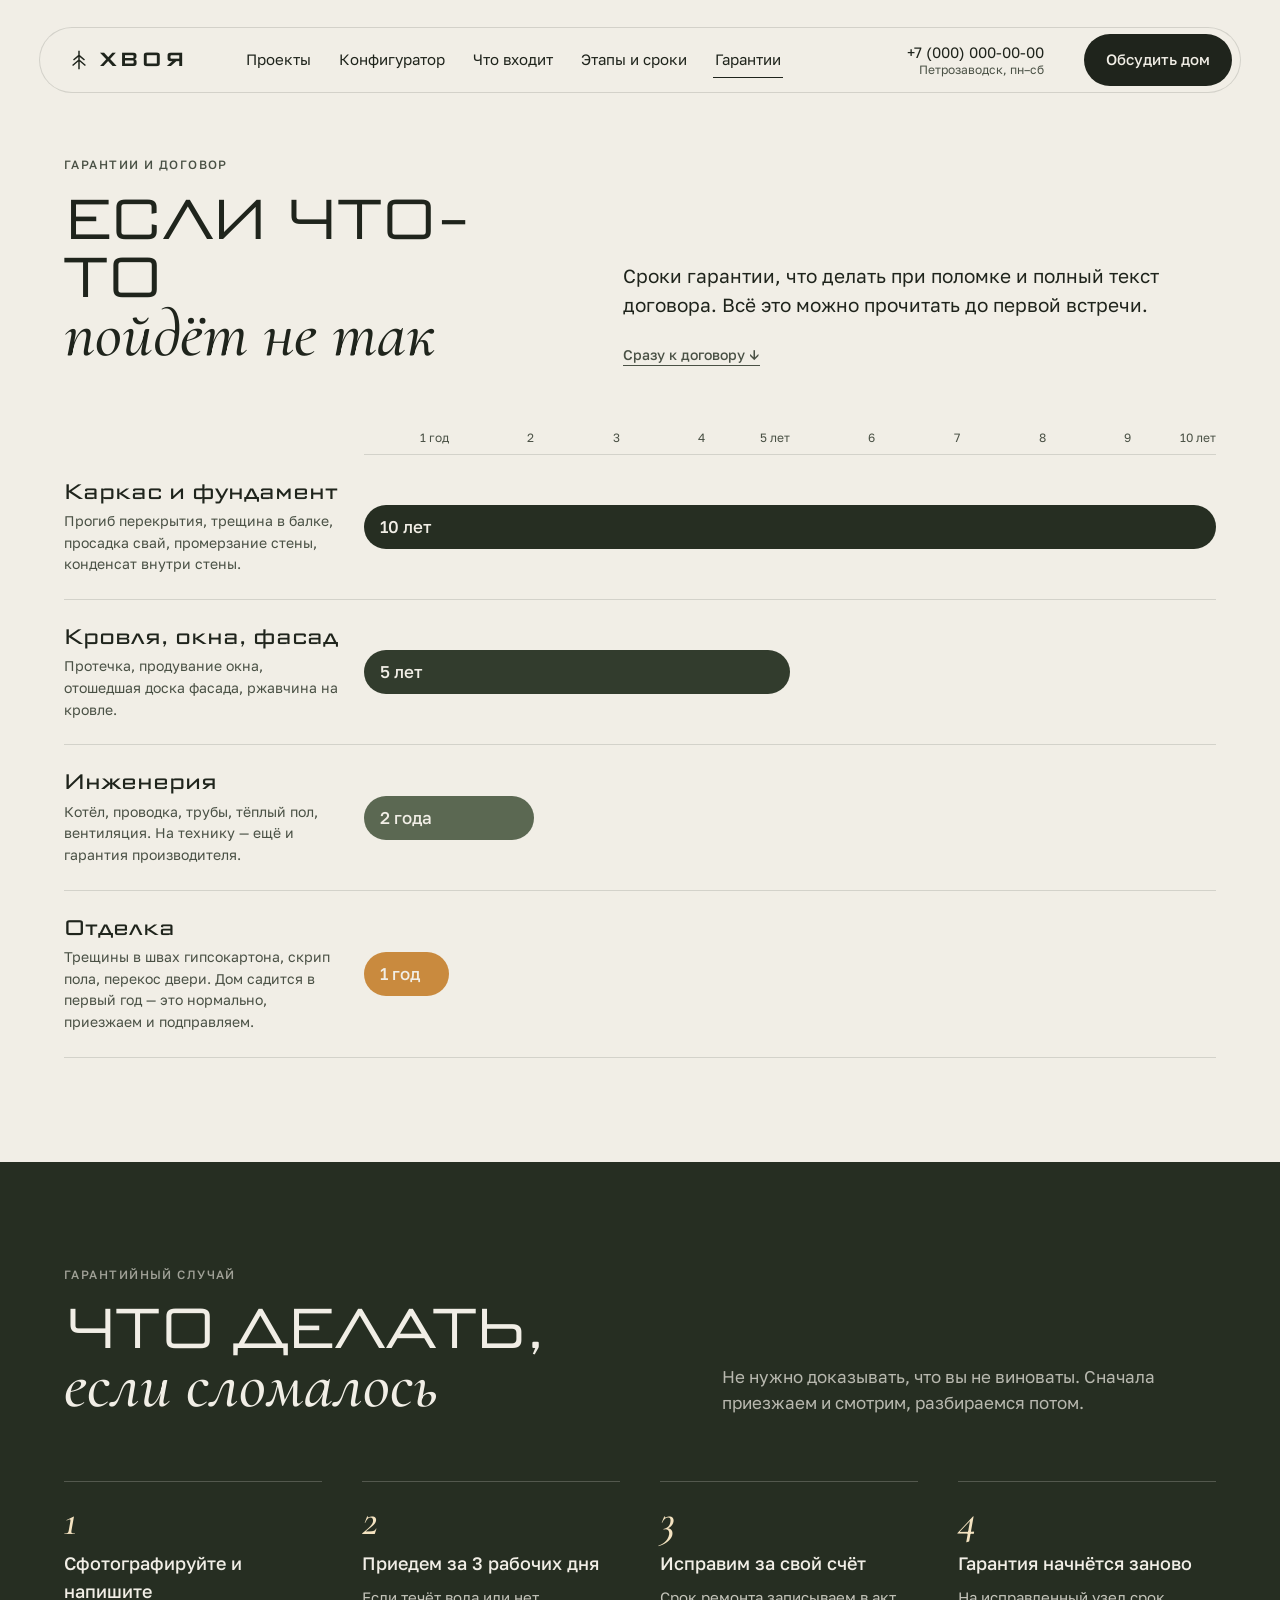
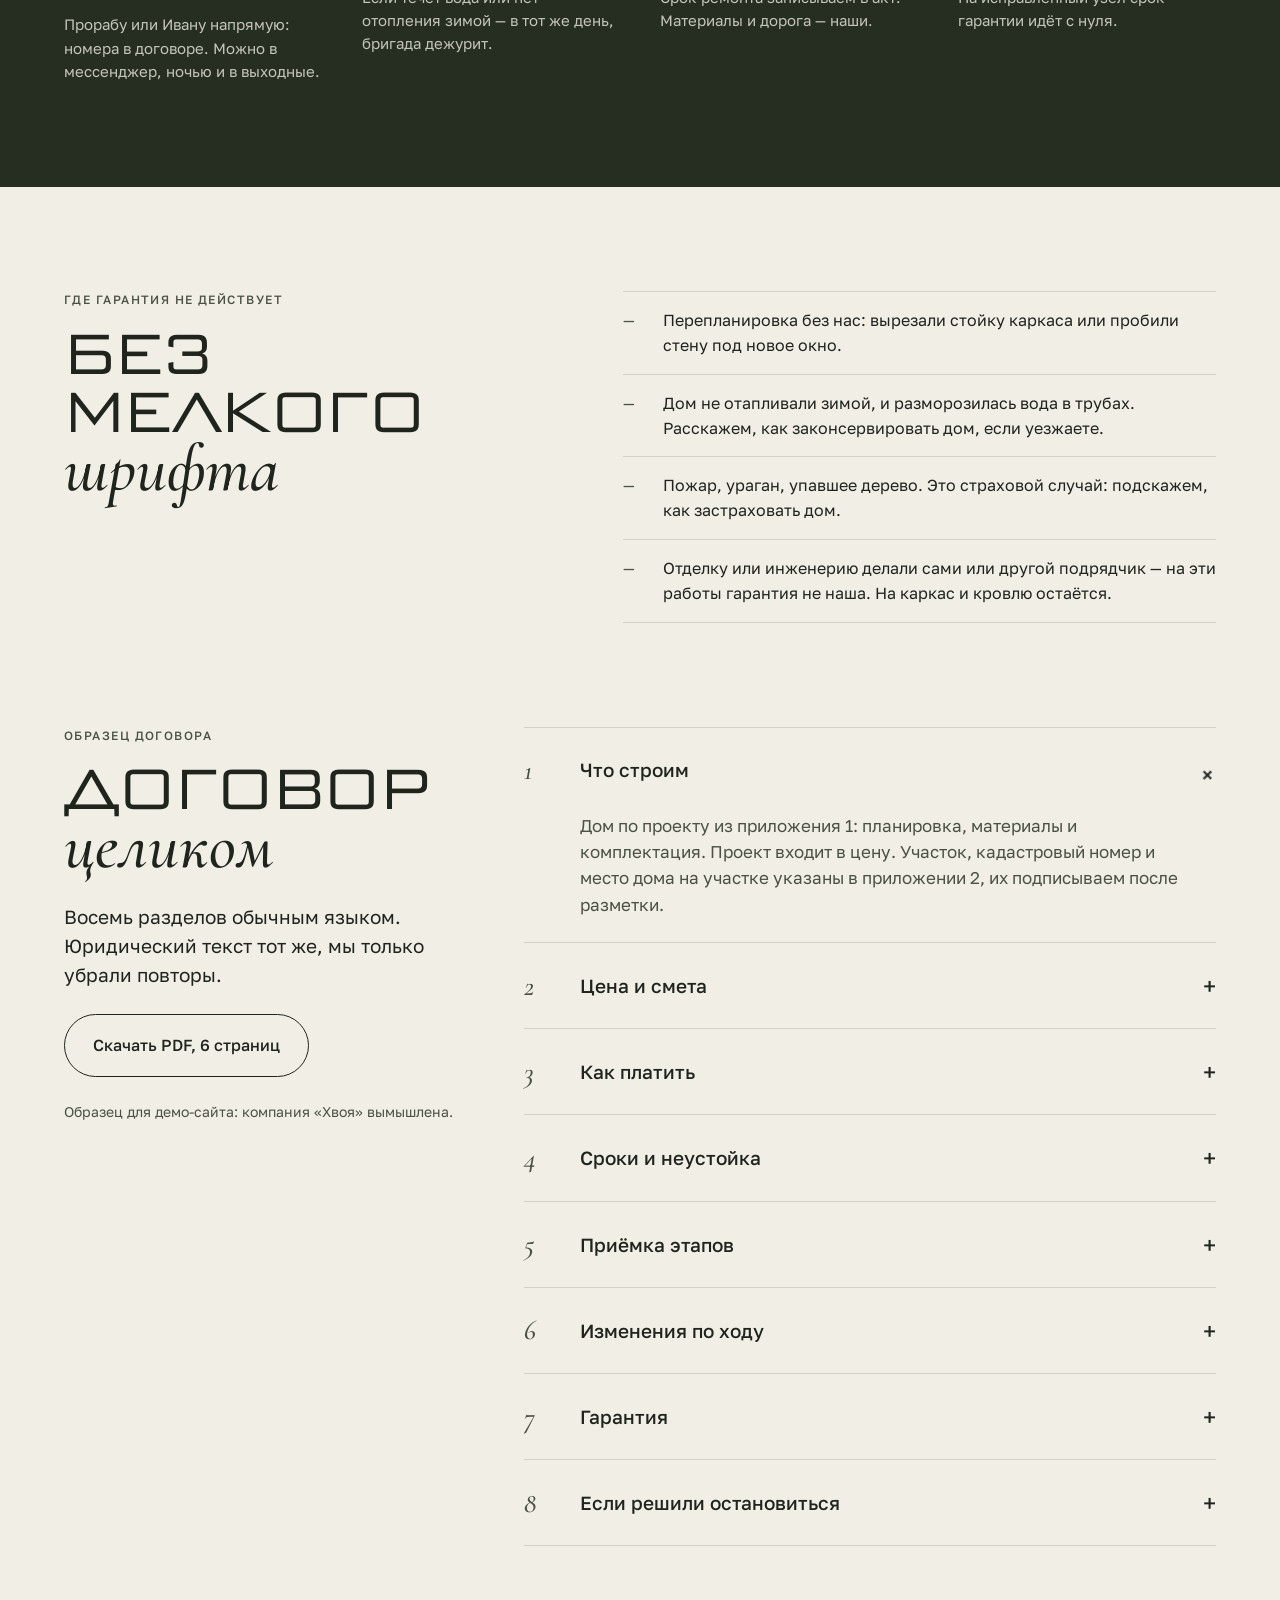
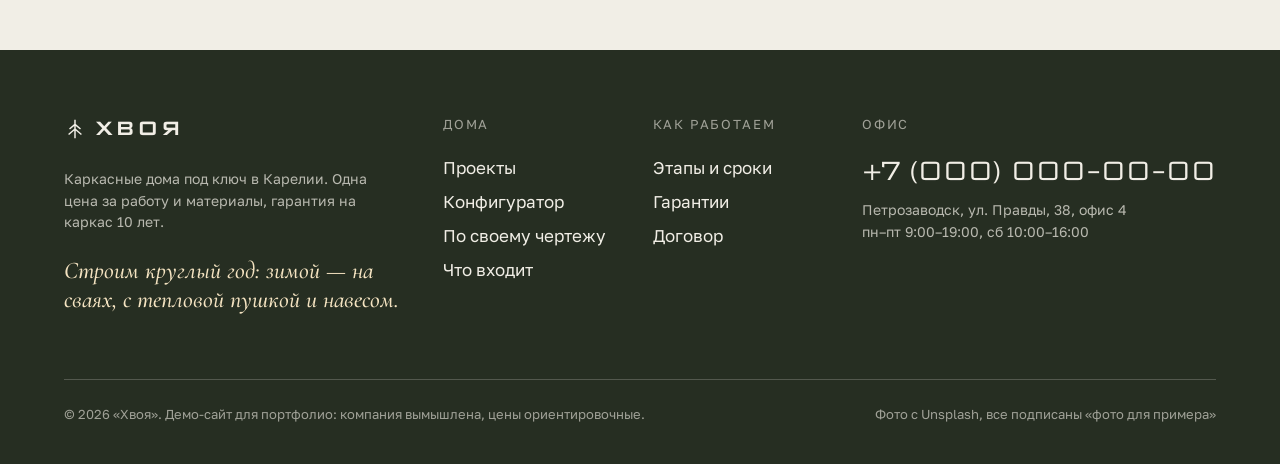
<file: garantii.html>
<!doctype html>
<html lang="ru">
<head>
<meta charset="utf-8">
<script>if('IntersectionObserver' in window)document.documentElement.classList.add('rv')</script>
<meta name="viewport" content="width=device-width, initial-scale=1">
<title>Гарантии и договор&nbsp;— Хвоя</title>
<meta name="description" content="Гарантия 10 лет на каркас, 5 лет на кровлю и окна, 2 года на инженерию. Что делать при поломке и полный текст договора.">
<meta name="theme-color" content="#262E22">
<link rel="icon" href="img/favicon.svg" type="image/svg+xml">
<link rel="preload" href="fonts/science-gothic-var-cyrillic.woff2" as="font" type="font/woff2" crossorigin>
<link rel="stylesheet" href="css/fonts.css">
<link rel="stylesheet" href="css/site.css">
<link rel="stylesheet" href="css/konf.css">
<link rel="stylesheet" href="css/info.css">
</head>
<body class="page-info">

<header class="nav solid" id="nav">
  <a class="logo" href="index.html" aria-label="Хвоя, на главную"><svg viewBox="0 0 24 24" fill="none" stroke="currentColor" stroke-width="1.6" aria-hidden="true"><path d="M12 2v20M12 7l-6 5M12 7l6 5M12 12l-7 6M12 12l7 6"/></svg>ХВОЯ</a>
  <nav class="menu" id="menu" aria-label="Разделы">
    <a href="proekty.html">Проекты</a>
    <a href="konfigurator.html">Конфигуратор</a>
    <a href="chto-vhodit.html">Что входит</a>
    <a href="etapy.html">Этапы и сроки</a>
    <a href="garantii.html" aria-current="page">Гарантии</a>
  </nav>
  <a class="tel" href="tel:+70000000000" data-demo>+7 (000) 000-00-00<small>Петрозаводск, пн–сб</small></a>
  <button class="btn" type="button" data-demo>Обсудить дом</button>
  <button class="burger" type="button" aria-label="Меню" aria-expanded="false" aria-controls="menu"><span class="bw">Меню</span><svg width="22" height="14" viewBox="0 0 22 14" aria-hidden="true"><path d="M0 1h22M0 7h22M0 13h22" stroke="currentColor" stroke-width="1.6"/></svg></button>
</header>

<main>
<section class="k-head wrap">
  <div>
    <p class="kick">Гарантии и договор</p>
    <h1 class="h2">Если что-то<br><em>пойдёт не так</em></h1>
  </div>
  <div class="k-intro">
    <p class="lead">Сроки гарантии, что делать при поломке и полный текст договора. Всё это можно прочитать до первой встречи.</p>
    <p class="small"><a class="link" href="#dogovor">Сразу к договору ↓</a></p>
  </div>
</section>

<section class="wrap i-war" aria-labelledby="warH">
  <h2 class="vh" id="warH">Сроки гарантии</h2>
  <div class="i-years" aria-hidden="true"><span>1 год</span><span>2</span><span>3</span><span>4</span><span>5 лет</span><span>6</span><span>7</span><span>8</span><span>9</span><span>10 лет</span></div>
  <ul class="i-bars">
    <li style="--y:10"><div class="i-bar"><b>10 лет</b></div><div class="i-bt"><h3>Каркас и фундамент</h3><p>Прогиб перекрытия, трещина в балке, просадка свай, промерзание стены, конденсат внутри стены.</p></div></li>
    <li style="--y:5"><div class="i-bar"><b>5 лет</b></div><div class="i-bt"><h3>Кровля, окна, фасад</h3><p>Протечка, продувание окна, отошедшая доска фасада, ржавчина на кровле.</p></div></li>
    <li class="out" style="--y:2"><div class="i-bar"><b>2 года</b></div><div class="i-bt"><h3>Инженерия</h3><p>Котёл, проводка, трубы, тёплый пол, вентиляция. На технику&nbsp;— ещё и гарантия производителя.</p></div></li>
    <li class="out" style="--y:1"><div class="i-bar"><b>1 год</b></div><div class="i-bt"><h3>Отделка</h3><p>Трещины в швах гипсокартона, скрип пола, перекос двери. Дом садится в первый год&nbsp;— это нормально, приезжаем и подправляем.</p></div></li>
  </ul>
</section>

<section class="sec dark" aria-labelledby="caseH">
  <div class="wrap">
    <div class="sec-head">
      <div><p class="kick">Гарантийный случай</p><h2 class="h2" id="caseH">Что делать,<br><em>если сломалось</em></h2></div>
      <p class="lead">Не нужно доказывать, что вы не виноваты. Сначала приезжаем и смотрим, разбираемся потом.</p>
    </div>
    <ol class="i-steps">
      <li><b>Сфотографируйте и напишите</b><p>Прорабу или Ивану напрямую: номера в договоре. Можно в мессенджер, ночью и в выходные.</p></li>
      <li><b>Приедем за 3 рабочих дня</b><p>Если течёт вода или нет отопления зимой&nbsp;— в тот же день, бригада дежурит.</p></li>
      <li><b>Исправим за свой счёт</b><p>Срок ремонта записываем в акт. Материалы и дорога&nbsp;— наши.</p></li>
      <li><b>Гарантия начнётся заново</b><p>На исправленный узел срок гарантии идёт с нуля.</p></li>
    </ol>
  </div>
</section>

<section class="sec" aria-labelledby="exH">
  <div class="wrap i-ex">
    <div><p class="kick">Где гарантия не действует</p><h2 class="h2" id="exH">Без мелкого<br><em>шрифта</em></h2></div>
    <ul>
      <li>Перепланировка без нас: вырезали стойку каркаса или пробили стену под новое окно.</li>
      <li>Дом не отапливали зимой, и разморозилась вода в трубах. Расскажем, как законсервировать дом, если уезжаете.</li>
      <li>Пожар, ураган, упавшее дерево. Это страховой случай: подскажем, как застраховать дом.</li>
      <li>Отделку или инженерию делали сами или другой подрядчик&nbsp;— на эти работы гарантия не наша. На каркас и кровлю остаётся.</li>
    </ul>
  </div>
</section>

<section class="sec" style="padding-top:0" id="dogovor" aria-labelledby="dogH">
  <div class="wrap i-doc">
    <div class="i-doc-side">
      <p class="kick">Образец договора</p>
      <h2 class="h2" id="dogH">Договор<br><em>целиком</em></h2>
      <p class="lead">Восемь разделов обычным языком. Юридический текст тот же, мы только убрали повторы.</p>
      <button class="btn ghost-d" type="button" data-demo>Скачать PDF, 6 страниц</button>
      <p class="small">Образец для демо-сайта: компания «Хвоя» вымышлена.</p>
    </div>
    <div class="i-acc">
      <details open><summary><span>1</span>Что строим</summary><p>Дом по проекту из приложения 1: планировка, материалы и комплектация. Проект входит в цену. Участок, кадастровый номер и место дома на участке указаны в приложении 2, их подписываем после разметки.</p></details>
      <details><summary><span>2</span>Цена и смета</summary><p>Цена твёрдая и включает работу, материалы, доставку, бытовку и вывоз мусора. Смета по статьям&nbsp;— приложение 3. Цена меняется только по допсоглашению, если вы что-то добавили или убрали. Подорожание материалов после подписания&nbsp;— наш риск.</p></details>
      <details><summary><span>3</span>Как платить</summary><p>Аванс 10&nbsp;% при подписании. Дальше платите после каждого принятого этапа: фундамент, каркас с кровлей, тёплый контур, инженерия, отделка. Сумма каждого платежа указана в графике, приложение 4. Оплата за этап, который ещё не сделан, не требуется.</p></details>
      <details><summary><span>4</span>Сроки и неустойка</summary><p>Дата начала и дата сдачи указаны в графике. За каждый день задержки по нашей вине платим 0,1&nbsp;% от стоимости работ. Если задержка из-за вас, например доступ на участок закрыт, срок сдвигается на эти дни.</p></details>
      <details><summary><span>5</span>Приёмка этапов</summary><p>Каждый этап принимаете по акту, лично или по видеосвязи. Каркас не закрывается утеплителем, пока его не принял инженер Иван Иванов. Замечания устраняем до подписания акта.</p></details>
      <details><summary><span>6</span>Изменения по ходу</summary><p>Переделки оформляем допсоглашением с ценой и новым сроком. Мелочи вроде переноса розетки до закрытия стен делаем бесплатно.</p></details>
      <details><summary><span>7</span>Гарантия</summary><p>10 лет на каркас и фундамент, 5 лет на кровлю, окна и фасад, 2 года на инженерию, 1 год на отделку. Срок считается со дня подписания акта сдачи. Выезд по гарантии&nbsp;— в течение трёх рабочих дней.</p></details>
      <details><summary><span>8</span>Если решили остановиться</summary><p>Расторгнуть договор можно в любой момент. Платите только за сделанное и закупленные под ваш дом материалы, остаток аванса возвращаем в течение 10 дней.</p></details>
    </div>
  </div>
</section>

</main>

<footer class="foot">
  <div class="wrap">
    <div class="cols">
      <div>
        <a class="logo" href="index.html" style="margin-bottom:24px"><svg viewBox="0 0 24 24" fill="none" stroke="currentColor" stroke-width="1.6" aria-hidden="true"><path d="M12 2v20M12 7l-6 5M12 7l6 5M12 12l-7 6M12 12l7 6"/></svg>ХВОЯ</a>
        <p class="small" style="max-width:26em">Каркасные дома под ключ в Карелии. Одна цена за работу и материалы, гарантия на каркас 10&nbsp;лет.</p>
        <p class="note">Строим круглый год: зимой&nbsp;— на сваях, с тепловой пушкой и навесом.</p>
      </div>
      <div><h4>Дома</h4><ul><li><a href="proekty.html">Проекты</a></li><li><a href="konfigurator.html">Конфигуратор</a></li><li><a href="po-chertezhu.html">По своему чертежу</a></li><li><a href="chto-vhodit.html">Что входит</a></li></ul></div>
      <div><h4>Как работаем</h4><ul><li><a href="etapy.html">Этапы и сроки</a></li><li><a href="garantii.html">Гарантии</a></li><li><a href="garantii.html#dogovor">Договор</a></li></ul></div>
      <div>
        <h4>Офис</h4>
        <a class="big" href="tel:+70000000000" data-demo>+7 (000) 000-00-00</a>
        <p class="small">Петрозаводск, ул.&nbsp;Правды,&nbsp;38, офис&nbsp;4<br>пн–пт 9:00–19:00, сб 10:00–16:00</p>
      </div>
    </div>
    <div class="bottom"><span>© 2026 «Хвоя». Демо-сайт для портфолио: компания вымышлена, цены ориентировочные.</span><span>Фото с Unsplash, все подписаны «фото для примера»</span></div>
  </div>
</footer>

<div class="demo" id="demo" hidden role="dialog" aria-modal="true" aria-labelledby="demoT">
  <div class="box">
    <button class="x" type="button" data-close aria-label="Закрыть">×</button>
    <span class="kick">Минутку</span>
    <span class="it" id="demoT">Это пробный сайт</span>
    <p>Компания «Хвоя» придумана для портфолио, позвонить ей нельзя. Хотите такой же сайт для своей компании&nbsp;— напишите в Telegram.</p>
    <a class="btn" href="https://t.me/isthisthedaggr" target="_blank" rel="noopener">Написать @isthisthedaggr <span class="ar">→</span></a>
  </div>
</div>

<script src="js/data.js"></script>
<script src="js/price.js"></script>
<script src="js/site.js"></script>

</body>
</html>
</file>
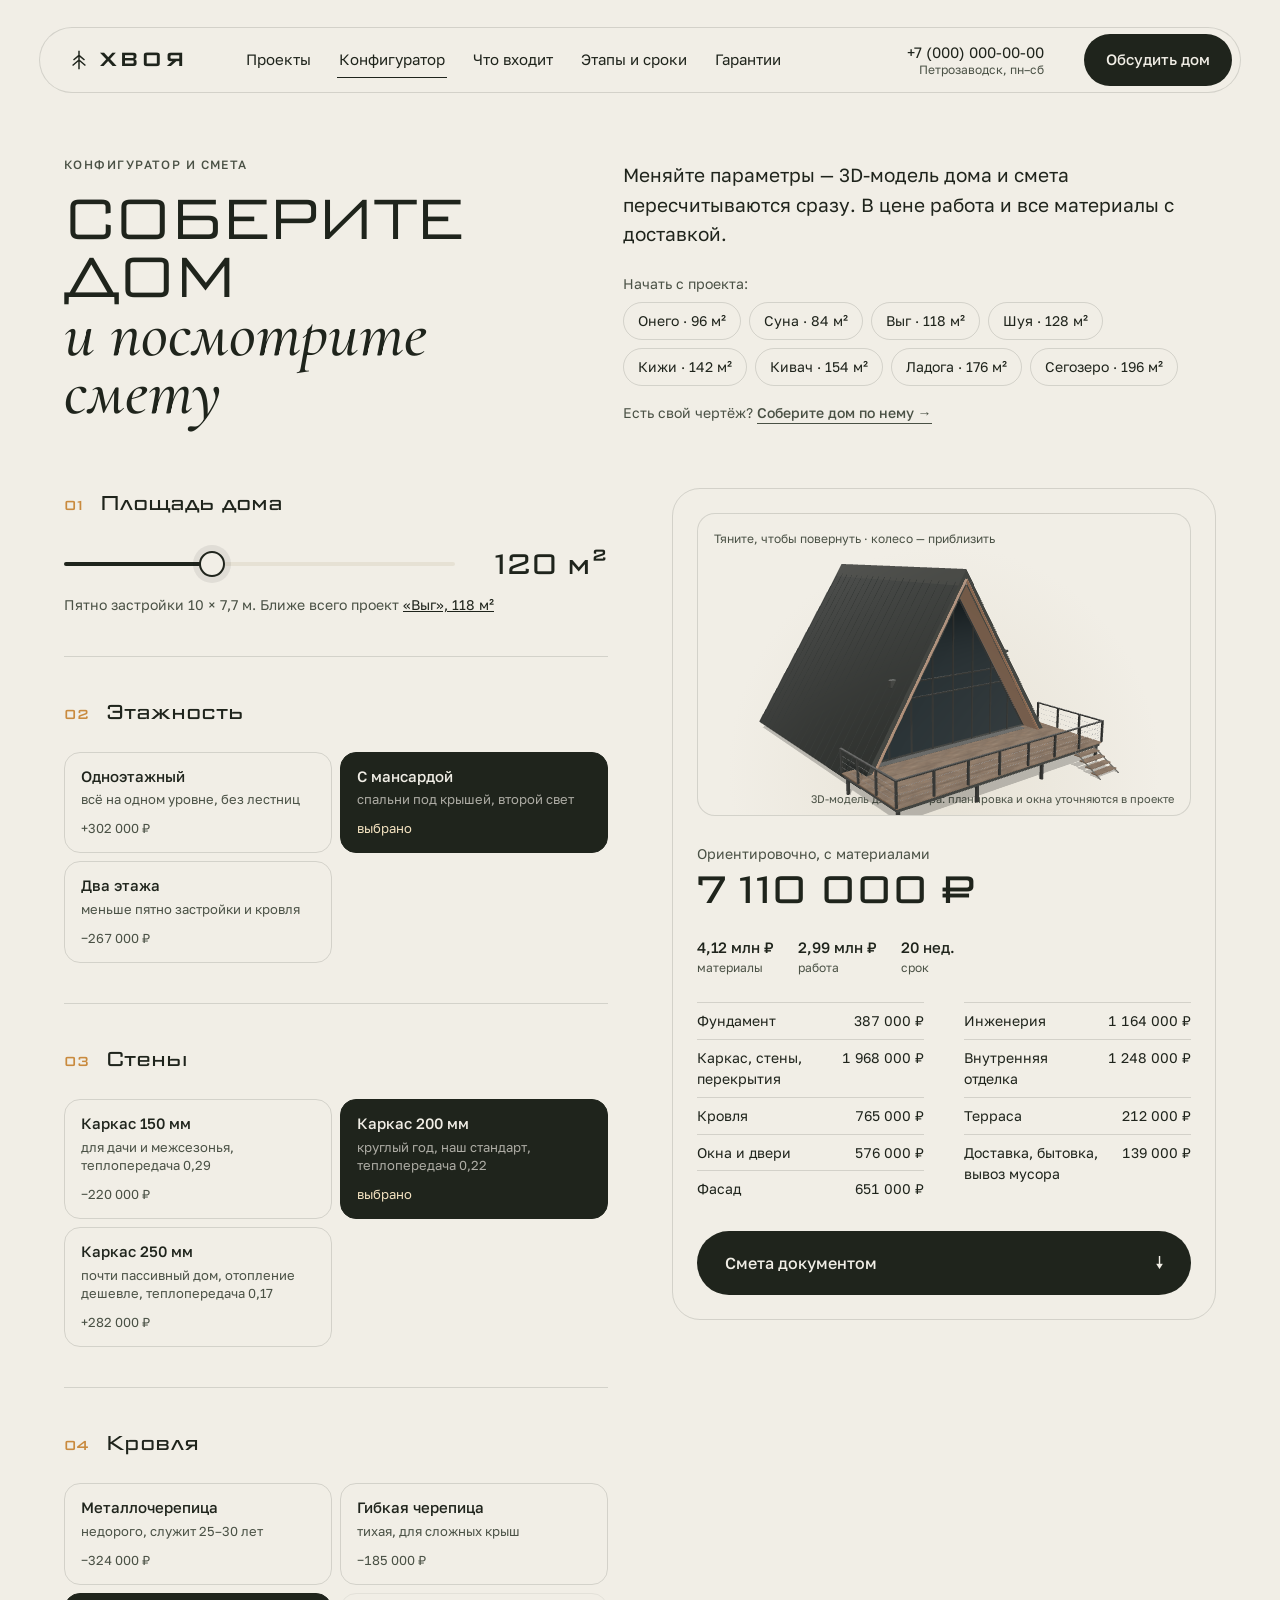
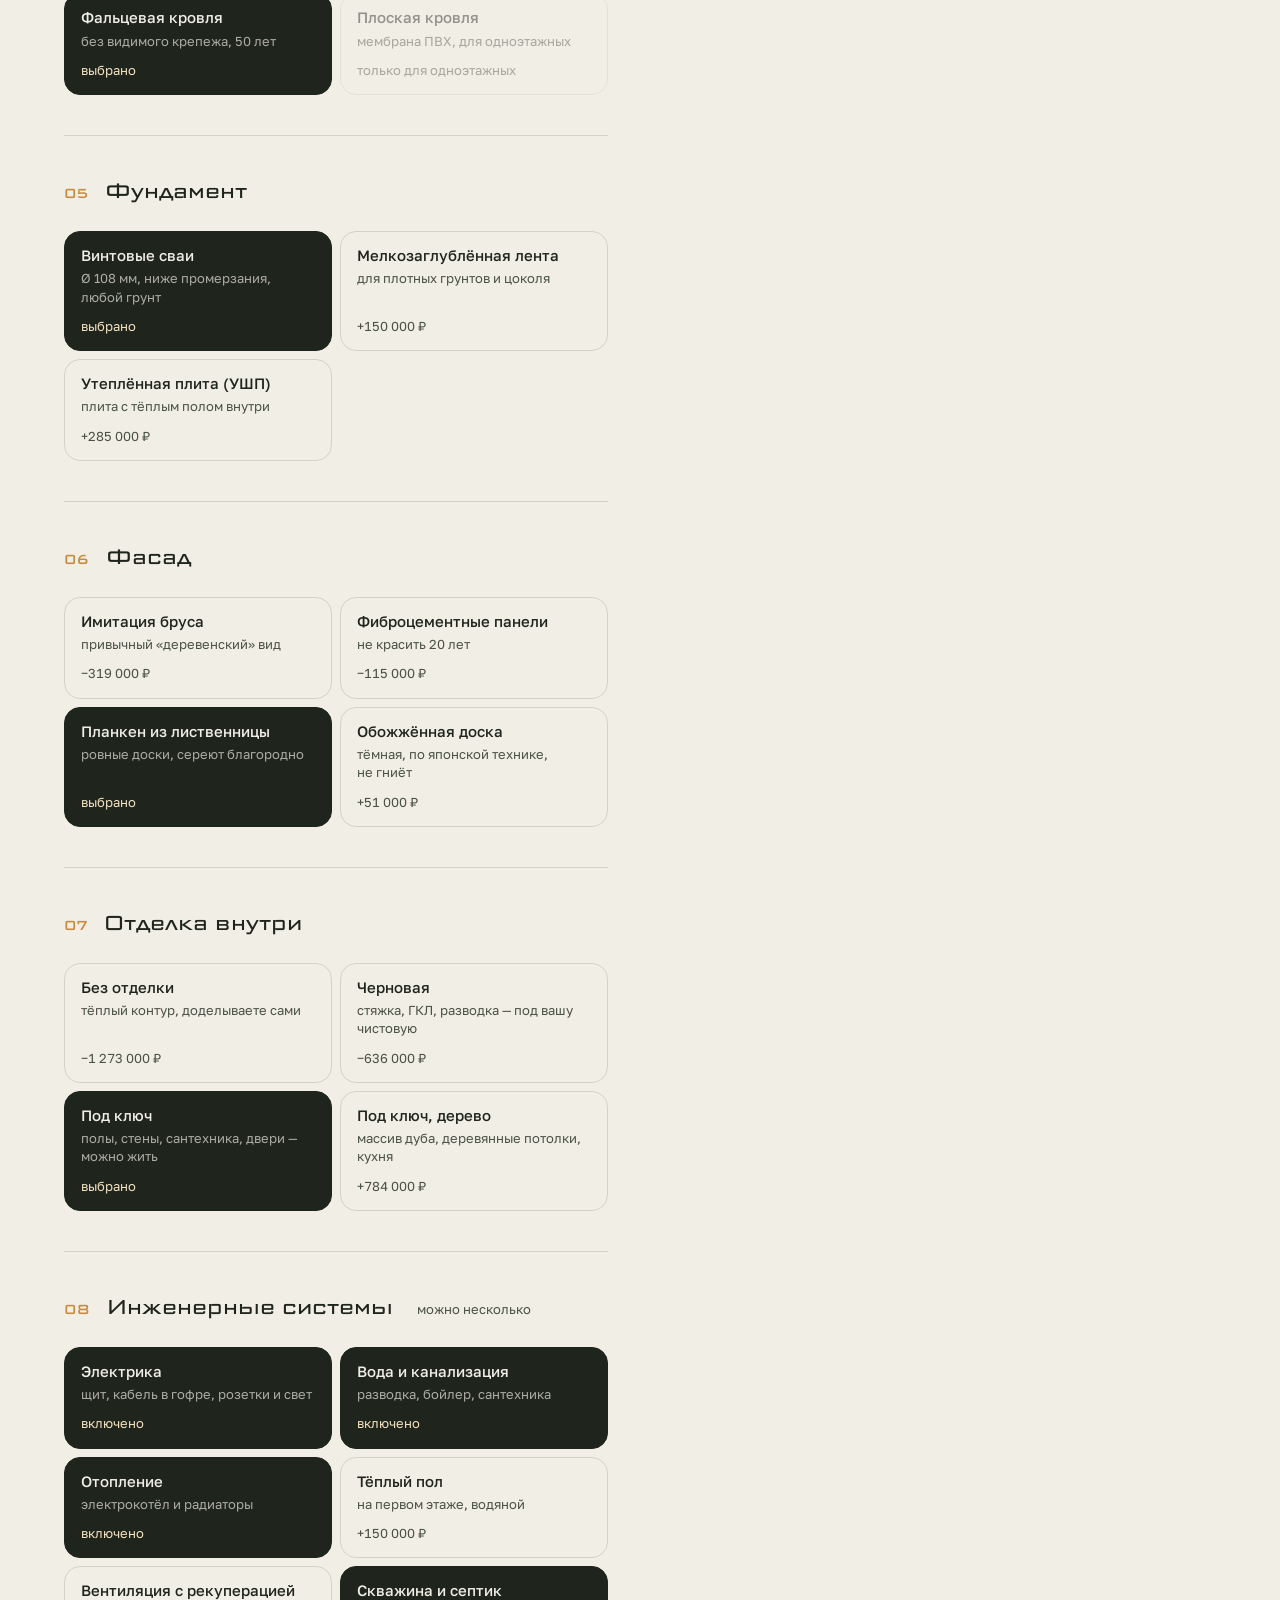
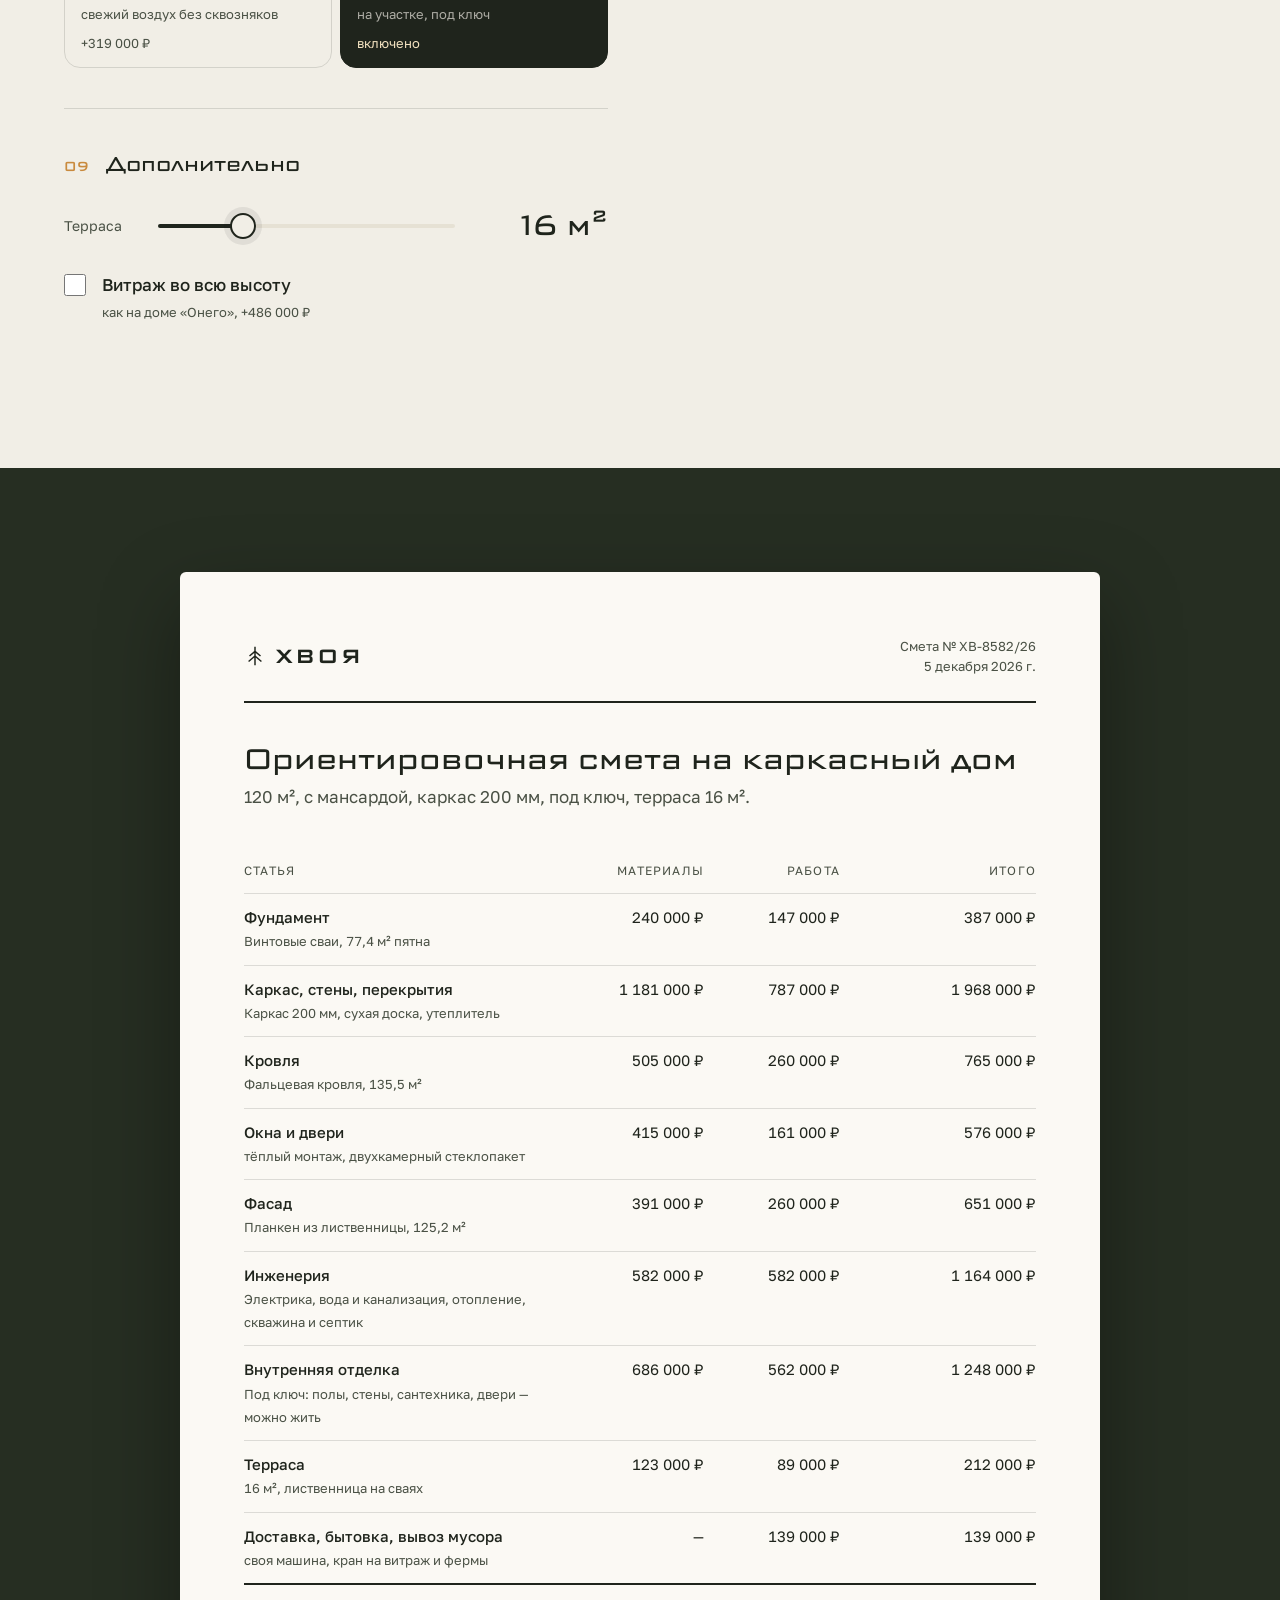
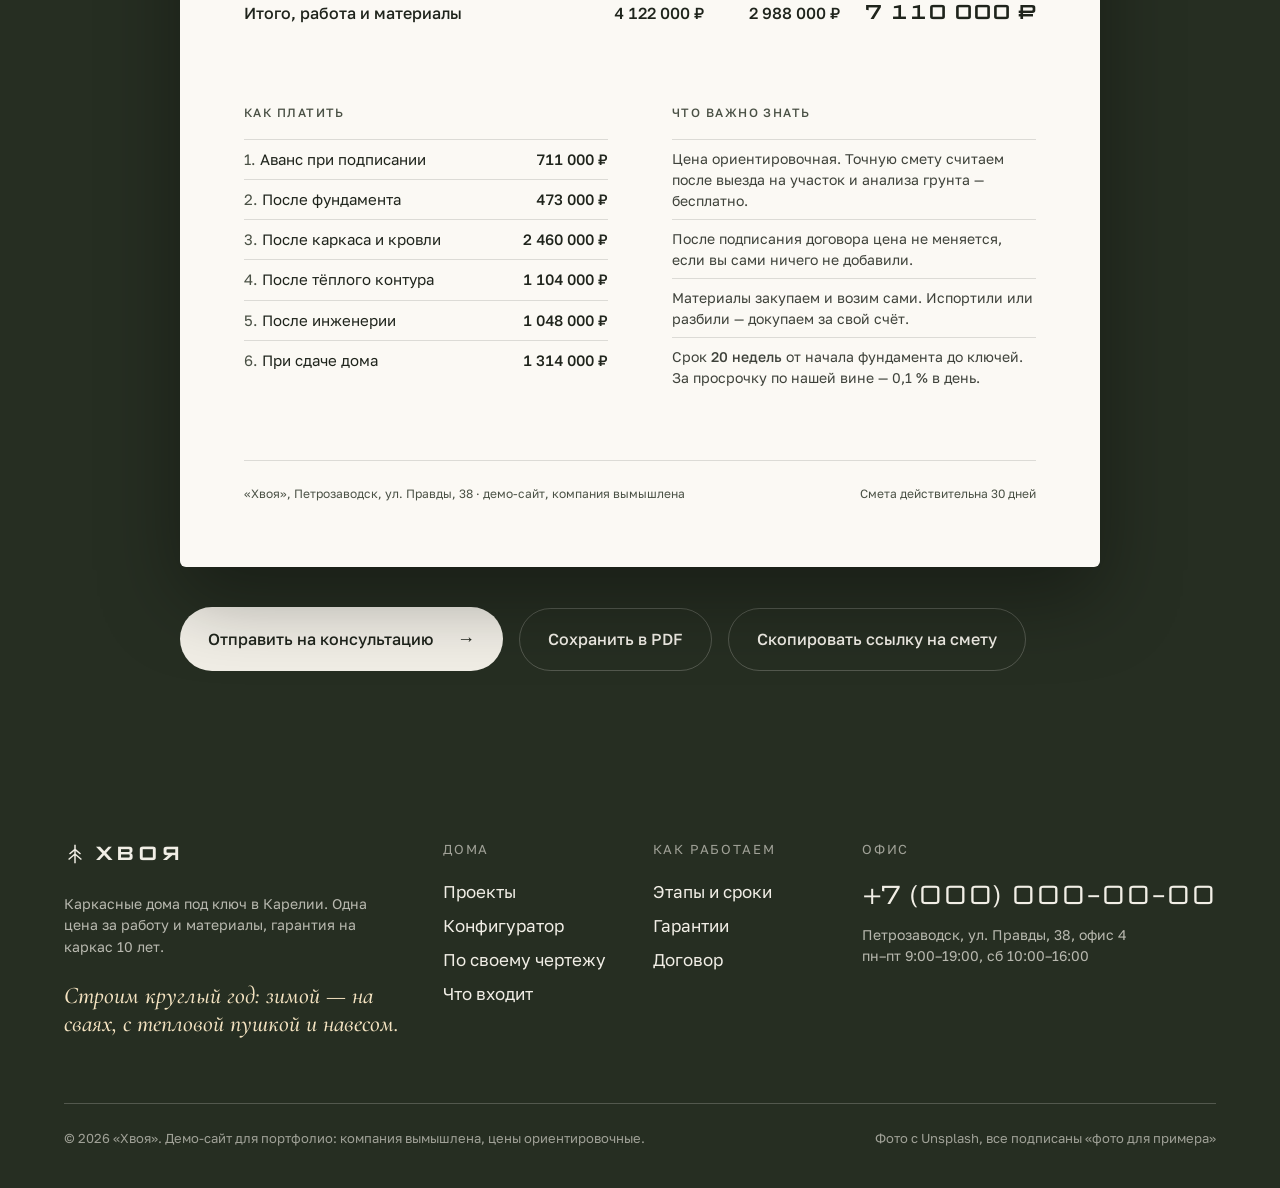
<file: konfigurator.html>
<!doctype html>
<html lang="ru">
<head>
<meta charset="utf-8">
<script>if('IntersectionObserver' in window)document.documentElement.classList.add('rv')</script>
<meta name="viewport" content="width=device-width, initial-scale=1">
<title>Конфигуратор дома и смета&nbsp;— Хвоя</title>
<meta name="description" content="Соберите каркасный дом: площадь, этажность, стены, кровля, фундамент, отделка и инженерия. Смета по статьям с материалами и работой пересчитывается сразу.">
<meta name="theme-color" content="#262E22">
<link rel="icon" href="img/favicon.svg" type="image/svg+xml">
<link rel="preload" href="fonts/science-gothic-var-cyrillic.woff2" as="font" type="font/woff2" crossorigin>
<link rel="stylesheet" href="css/fonts.css">
<link rel="stylesheet" href="css/site.css">
<link rel="stylesheet" href="css/konf.css">
<script type="importmap">{"imports":{"three":"./js/vendor/three/three.module.min.js"}}</script>
<link rel="modulepreload" href="js/house3d.js">
</head>
<body class="page-konf">

<header class="nav solid" id="nav">
  <a class="logo" href="index.html" aria-label="Хвоя, на главную"><svg viewBox="0 0 24 24" fill="none" stroke="currentColor" stroke-width="1.6" aria-hidden="true"><path d="M12 2v20M12 7l-6 5M12 7l6 5M12 12l-7 6M12 12l7 6"/></svg>ХВОЯ</a>
  <nav class="menu" id="menu" aria-label="Разделы">
    <a href="proekty.html">Проекты</a>
    <a href="konfigurator.html" aria-current="page">Конфигуратор</a>
    <a href="chto-vhodit.html">Что входит</a>
    <a href="etapy.html">Этапы и сроки</a>
    <a href="garantii.html">Гарантии</a>
  </nav>
  <a class="tel" href="tel:+70000000000" data-demo>+7 (000) 000-00-00<small>Петрозаводск, пн–сб</small></a>
  <button class="btn" type="button" data-demo>Обсудить дом</button>
  <button class="burger" type="button" aria-label="Меню" aria-expanded="false" aria-controls="menu"><span class="bw">Меню</span><svg width="22" height="14" viewBox="0 0 22 14" aria-hidden="true"><path d="M0 1h22M0 7h22M0 13h22" stroke="currentColor" stroke-width="1.6"/></svg></button>
</header>

<main>
<section class="k-head wrap">
  <div>
    <p class="kick">Конфигуратор и смета</p>
    <h1 class="h2">Соберите дом<br><em>и посмотрите смету</em></h1>
  </div>
  <div class="k-intro">
    <p class="lead">Меняйте параметры&nbsp;— 3D-модель дома и смета пересчитываются сразу. В цене работа и все материалы с доставкой.</p>
    <div class="k-from" role="group" aria-label="Начать с проекта">
      <span class="small">Начать с проекта:</span>
      <div class="k-chips" id="presets"></div>
    </div>
    <p class="k-own small">Есть свой чертёж? <a class="link" href="po-chertezhu.html">Соберите дом по нему&nbsp;→</a></p>
  </div>
</section>

<section class="wrap k-grid">
  <!-- Параметры -->
  <form class="k-form" id="form" onsubmit="return false" aria-label="Параметры дома">
    <fieldset class="q">
      <legend><span class="n">01</span>Площадь дома</legend>
      <div class="area-row"><input type="range" id="area" name="area" min="50" max="240" step="2" value="120" aria-label="Площадь дома, м²"><output id="areaOut" for="area">120&nbsp;м²</output></div>
      <p class="hint" id="areaHint"></p>
    </fieldset>
    <fieldset class="q" data-group="floors"><legend><span class="n">02</span>Этажность</legend><div class="opts" id="o-floors"></div></fieldset>
    <fieldset class="q" data-group="wall"><legend><span class="n">03</span>Стены</legend><div class="opts" id="o-wall"></div></fieldset>
    <fieldset class="q" data-group="roof"><legend><span class="n">04</span>Кровля</legend><div class="opts" id="o-roof"></div></fieldset>
    <fieldset class="q" data-group="found"><legend><span class="n">05</span>Фундамент</legend><div class="opts" id="o-found"></div></fieldset>
    <fieldset class="q" data-group="facade"><legend><span class="n">06</span>Фасад</legend><div class="opts" id="o-facade"></div></fieldset>
    <fieldset class="q" data-group="finish"><legend><span class="n">07</span>Отделка внутри</legend><div class="opts" id="o-finish"></div></fieldset>
    <fieldset class="q" data-group="eng"><legend><span class="n">08</span>Инженерные системы <span class="small">можно несколько</span></legend><div class="opts" id="o-eng"></div></fieldset>
    <fieldset class="q">
      <legend><span class="n">09</span>Дополнительно</legend>
      <div class="area-row"><label for="terrace" class="small">Терраса</label><input type="range" id="terrace" min="0" max="60" step="2" value="16" aria-label="Терраса, м²"><output id="terOut" for="terrace">16&nbsp;м²</output></div>
      <label class="check"><input type="checkbox" id="glass"><span><b>Витраж во всю высоту</b><small>как на доме «Онего», +486&nbsp;000&nbsp;₽</small></span></label>
    </fieldset>
  </form>

  <!-- Чертёж и итог -->
  <aside class="k-side" aria-label="Ваш дом">
    <div class="k-board">
      <div class="k-3d" id="view3d">
        <img class="k-poster" id="poster" alt="Рендер каркасного дома с выбранной формой" width="1400" height="860">
        <button class="k-go" type="button" id="go3d"><span>Покрутить в 3D</span><small>модель меняется вместе с параметрами</small></button>
        <span class="k-hint" id="hint3d">Тяните, чтобы повернуть · колесо — приблизить</span>
        <span class="k-cap">3D-модель для примера: планировка и окна уточняются в проекте</span>
      </div>
      <div class="k-sum">
        <div><span class="small">Ориентировочно, с материалами</span><output class="k-total" id="total" aria-live="polite">—</output></div>
        <div class="k-facts">
          <span><b id="fMat">—</b>материалы</span>
          <span><b id="fWork">—</b>работа</span>
          <span><b id="fWeeks">—</b>срок</span>
        </div>
      </div>
      <ul class="k-lines" id="lines"></ul>
      <a class="btn" href="#doc">Смета документом <span class="ar">↓</span></a>
    </div>
  </aside>
</section>

<!-- Смета-документ -->
<section class="k-docwrap" id="doc" aria-labelledby="docH">
  <div class="wrap">
    <article class="sheet" id="sheet">
      <header class="sheet-head">
        <div class="logo"><svg viewBox="0 0 24 24" fill="none" stroke="currentColor" stroke-width="1.6" aria-hidden="true"><path d="M12 2v20M12 7l-6 5M12 7l6 5M12 12l-7 6M12 12l7 6"/></svg>ХВОЯ</div>
        <div class="sheet-meta"><span id="docNo">Смета №</span><span id="docDate"></span></div>
      </header>
      <h2 id="docH">Ориентировочная смета на&nbsp;каркасный дом</h2>
      <p class="sheet-sub" id="docSub"></p>
      <div class="sheet-table" role="table" aria-label="Смета по статьям">
        <div class="tr th" role="row"><span role="columnheader">Статья</span><span role="columnheader">Материалы</span><span role="columnheader">Работа</span><span role="columnheader">Итого</span></div>
        <div id="docRows"></div>
        <div class="tr tt" role="row"><span role="cell">Итого, работа и материалы</span><span role="cell" id="dMat"></span><span role="cell" id="dWork"></span><span role="cell" id="dTotal"></span></div>
      </div>
      <div class="sheet-cols">
        <div>
          <h3>Как платить</h3>
          <ol class="pays" id="pays"></ol>
        </div>
        <div>
          <h3>Что важно знать</h3>
          <ul class="notes">
            <li>Цена ориентировочная. Точную смету считаем после выезда на участок и анализа грунта — бесплатно.</li>
            <li>После подписания договора цена не меняется, если вы сами ничего не добавили.</li>
            <li>Материалы закупаем и возим сами. Испортили или разбили — докупаем за свой счёт.</li>
            <li>Срок <b id="dWeeks"></b> от начала фундамента до ключей. За просрочку по нашей вине — 0,1&nbsp;% в день.</li>
          </ul>
        </div>
      </div>
      <footer class="sheet-foot">
        <span>«Хвоя», Петрозаводск, ул.&nbsp;Правды,&nbsp;38 · демо-сайт, компания вымышлена</span>
        <span>Смета действительна 30&nbsp;дней</span>
      </footer>
    </article>
    <div class="sheet-acts">
      <button class="btn" type="button" id="send">Отправить на консультацию <span class="ar">→</span></button>
      <button class="btn ghost" type="button" id="print">Сохранить в PDF</button>
      <button class="btn ghost" type="button" id="copy">Скопировать ссылку на смету</button>
      <span class="small" id="copied" aria-live="polite"></span>
    </div>
  </div>
</section>

<!-- Телефон: итог всегда под рукой -->
<div class="k-bar" id="bar">
  <div><span class="small">Ориентировочно</span><b id="barTotal">—</b></div>
  <a class="btn light" href="#doc">Смета ↓</a>
</div>
</main>

<footer class="foot">
  <div class="wrap">
    <div class="cols">
      <div>
        <a class="logo" href="index.html" style="margin-bottom:24px"><svg viewBox="0 0 24 24" fill="none" stroke="currentColor" stroke-width="1.6" aria-hidden="true"><path d="M12 2v20M12 7l-6 5M12 7l6 5M12 12l-7 6M12 12l7 6"/></svg>ХВОЯ</a>
        <p class="small" style="max-width:26em">Каркасные дома под ключ в Карелии. Одна цена за работу и материалы, гарантия на каркас 10&nbsp;лет.</p>
        <p class="note">Строим круглый год: зимой&nbsp;— на сваях, с тепловой пушкой и навесом.</p>
      </div>
      <div><h4>Дома</h4><ul><li><a href="proekty.html">Проекты</a></li><li><a href="konfigurator.html">Конфигуратор</a></li><li><a href="po-chertezhu.html">По своему чертежу</a></li><li><a href="chto-vhodit.html">Что входит</a></li></ul></div>
      <div><h4>Как работаем</h4><ul><li><a href="etapy.html">Этапы и сроки</a></li><li><a href="garantii.html">Гарантии</a></li><li><a href="garantii.html#dogovor">Договор</a></li></ul></div>
      <div>
        <h4>Офис</h4>
        <a class="big" href="tel:+70000000000" data-demo>+7 (000) 000-00-00</a>
        <p class="small">Петрозаводск, ул.&nbsp;Правды,&nbsp;38, офис&nbsp;4<br>пн–пт 9:00–19:00, сб 10:00–16:00</p>
      </div>
    </div>
    <div class="bottom"><span>© 2026 «Хвоя». Демо-сайт для портфолио: компания вымышлена, цены ориентировочные.</span><span>Фото с Unsplash, все подписаны «фото для примера»</span></div>
  </div>
</footer>

<div class="demo" id="demo" hidden role="dialog" aria-modal="true" aria-labelledby="demoT">
  <div class="box">
    <button class="x" type="button" data-close aria-label="Закрыть">×</button>
    <span class="kick">Минутку</span>
    <span class="it" id="demoT">Это пробный сайт</span>
    <p>Компания «Хвоя» придумана для портфолио, смету никто не получит. Хотите такой же сайт с конфигуратором для своей компании&nbsp;— напишите в Telegram.</p>
    <a class="btn" href="https://t.me/isthisthedaggr" target="_blank" rel="noopener">Написать @isthisthedaggr <span class="ar">→</span></a>
  </div>
</div>

<script src="js/data.js"></script>
<script src="js/price.js"></script>
<script src="js/site.js"></script>
<script src="js/konf.js"></script>
</body>
</html>
</file>
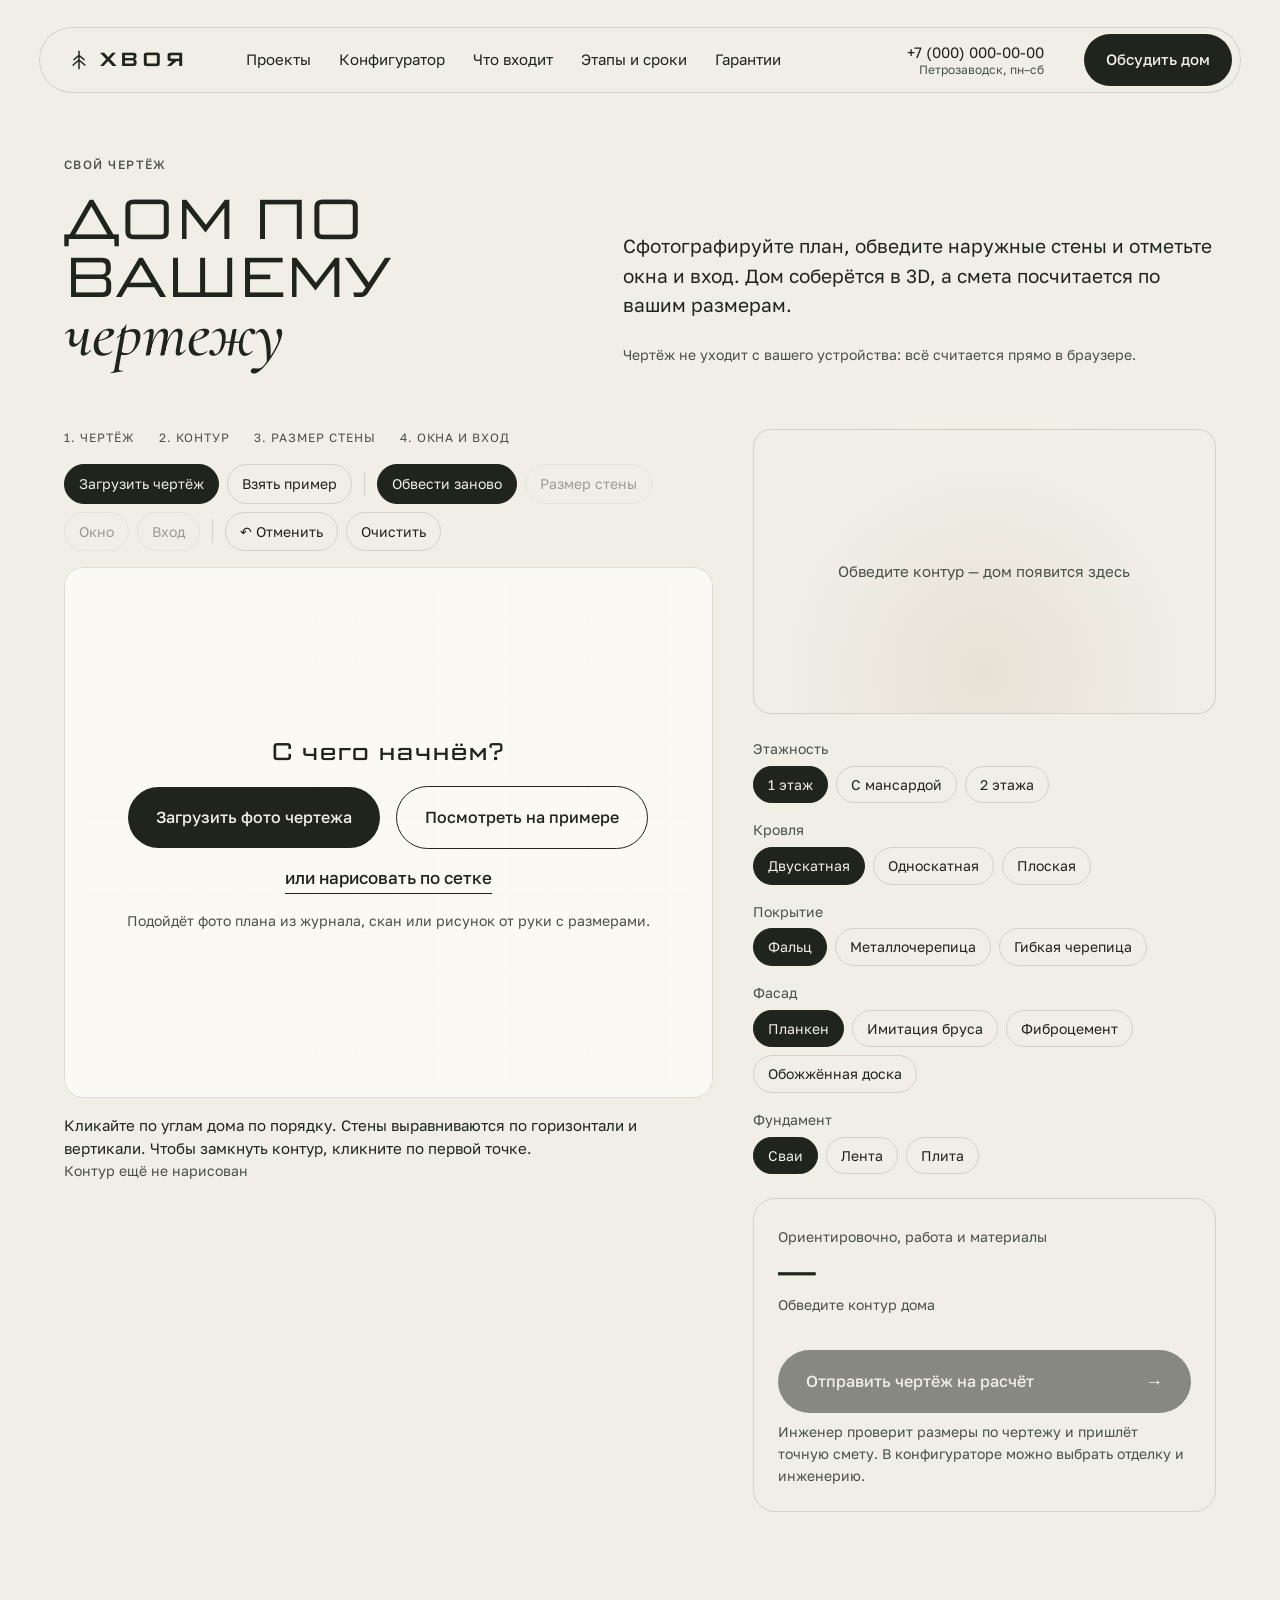
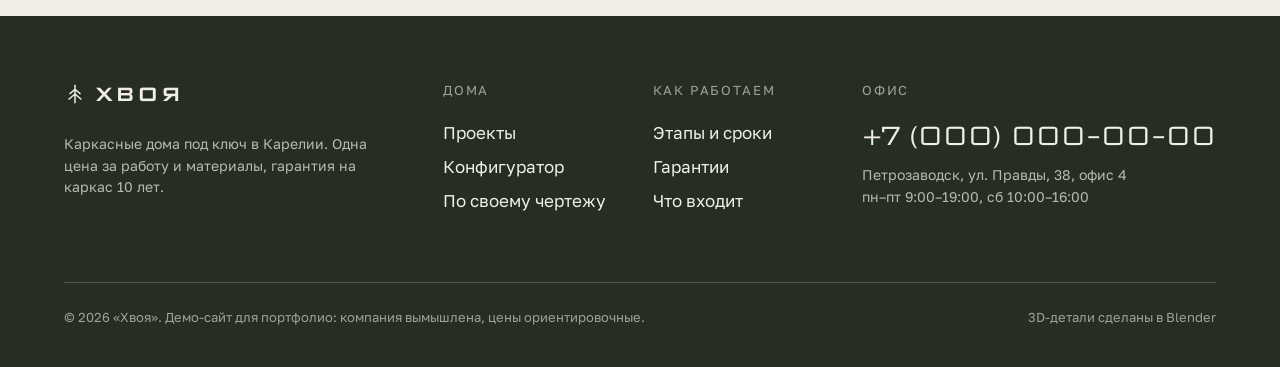
<file: po-chertezhu.html>
<!doctype html>
<html lang="ru">
<head>
<meta charset="utf-8">
<script>if('IntersectionObserver' in window)document.documentElement.classList.add('rv')</script>
<meta name="viewport" content="width=device-width, initial-scale=1">
<title>Дом по вашему чертежу&nbsp;— Хвоя</title>
<meta name="description" content="Загрузите фото чертежа, обведите стены — и посмотрите свой дом в 3D со сметой по статьям. Чертёж остаётся на вашем устройстве.">
<meta name="theme-color" content="#262E22">
<link rel="icon" href="img/favicon.svg" type="image/svg+xml">
<link rel="preload" href="fonts/science-gothic-var-cyrillic.woff2" as="font" type="font/woff2" crossorigin>
<link rel="stylesheet" href="css/fonts.css">
<link rel="stylesheet" href="css/site.css">
<link rel="stylesheet" href="css/konf.css">
<link rel="stylesheet" href="css/plan.css">
<script type="importmap">{"imports":{"three":"./js/vendor/three/three.module.min.js"}}</script>
</head>
<body class="page-konf">

<header class="nav solid" id="nav">
  <a class="logo" href="index.html" aria-label="Хвоя, на главную"><svg viewBox="0 0 24 24" fill="none" stroke="currentColor" stroke-width="1.6" aria-hidden="true"><path d="M12 2v20M12 7l-6 5M12 7l6 5M12 12l-7 6M12 12l7 6"/></svg>ХВОЯ</a>
  <nav class="menu" id="menu" aria-label="Разделы">
    <a href="proekty.html">Проекты</a>
    <a href="konfigurator.html">Конфигуратор</a>
    <a href="chto-vhodit.html">Что входит</a>
    <a href="etapy.html">Этапы и сроки</a>
    <a href="garantii.html">Гарантии</a>
  </nav>
  <a class="tel" href="tel:+70000000000" data-demo>+7 (000) 000-00-00<small>Петрозаводск, пн–сб</small></a>
  <button class="btn" type="button" data-demo>Обсудить дом</button>
  <button class="burger" type="button" aria-label="Меню" aria-expanded="false" aria-controls="menu"><span class="bw">Меню</span><svg width="22" height="14" viewBox="0 0 22 14" aria-hidden="true"><path d="M0 1h22M0 7h22M0 13h22" stroke="currentColor" stroke-width="1.6"/></svg></button>
</header>

<main>
<section class="k-head wrap">
  <div>
    <p class="kick">Свой чертёж</p>
    <h1 class="h2">Дом по вашему<br><em>чертежу</em></h1>
  </div>
  <div class="k-intro">
    <p class="lead">Сфотографируйте план, обведите наружные стены и отметьте окна и вход. Дом соберётся в&nbsp;3D, а смета посчитается по вашим размерам.</p>
    <p class="small">Чертёж не уходит с вашего устройства: всё считается прямо в браузере.</p>
  </div>
</section>

<section class="wrap p-grid">
  <div class="p-left">
    <div class="p-steps" aria-hidden="true"><span>1. Чертёж</span><span>2. Контур</span><span>3. Размер стены</span><span>4. Окна и вход</span></div>
    <div class="p-tools" role="toolbar" aria-label="Инструменты">
      <label class="chip p-file"><input type="file" id="pfile" accept="image/*" class="vh">Загрузить чертёж</label>
      <button class="chip" type="button" id="pexample">Взять пример</button>
      <span class="p-sep"></span>
      <button class="chip" type="button" data-tool="draw" aria-pressed="true">Обвести заново</button>
      <button class="chip" type="button" data-tool="scale">Размер стены</button>
      <button class="chip" type="button" data-tool="win">Окно</button>
      <button class="chip" type="button" data-tool="door">Вход</button>
      <span class="p-sep"></span>
      <button class="chip" type="button" id="pundo" aria-label="Отменить последнее действие">↶ Отменить</button>
      <button class="chip" type="button" id="pclear">Очистить</button>
    </div>
    <div class="p-wrap" id="pwrap">
      <canvas id="pcv" aria-label="Чертёж и контур дома"></canvas>
      <div class="p-empty" id="pempty">
        <p class="p-empty-t">С чего начнём?</p>
        <div class="p-empty-a">
          <label class="btn"><input type="file" class="vh" accept="image/*" onchange="var f=document.getElementById('pfile');f.files=this.files;f.dispatchEvent(new Event('change'))">Загрузить фото чертежа</label>
          <button class="btn ghost-d" type="button" onclick="document.getElementById('pexample').click()">Посмотреть на примере</button>
          <button class="link" type="button" id="pblank">или нарисовать по сетке</button>
        </div>
        <p class="small">Подойдёт фото плана из журнала, скан или рисунок от руки с размерами.</p>
      </div>
      <form class="p-scale" id="pscale" hidden>
        <label for="pscaleIn">Длина этой стены, м</label>
        <div><input id="pscaleIn" inputmode="decimal" autocomplete="off"><button class="btn" type="submit">Готово</button></div>
        <span class="err" aria-live="polite"></span>
        <button class="x" type="button" data-cancel aria-label="Отмена">×</button>
      </form>
    </div>
    <p class="p-hint" id="phint" aria-live="polite"></p>
    <p class="p-stat"><span id="pstat"></span> <span class="p-msg" id="pmsg"></span></p>
  </div>

  <aside class="p-right">
    <div class="k-3d" id="view3d">
      <div class="p-wait" id="pwait">Обведите контур — дом появится здесь</div>
      <button class="k-go" type="button" id="go3d" hidden><span>Собрать в 3D</span><small>по вашему контуру</small></button>
      <span class="k-hint">Тяните, чтобы повернуть</span>
      <span class="k-cap">3D по вашему контуру: планировку и окна уточним в проекте</span>
    </div>
    <div class="p-opts" id="popts">
      <div class="p-o"><span class="small">Этажность</span><div class="k-chips" data-k="floors"><button class="chip" data-v="1">1 этаж</button><button class="chip" data-v="1.5">С мансардой</button><button class="chip" data-v="2">2 этажа</button></div></div>
      <div class="p-o"><span class="small">Кровля</span><div class="k-chips" data-k="roofShape"><button class="chip" data-v="gable">Двускатная</button><button class="chip" data-v="shed">Односкатная</button><button class="chip" data-v="flat">Плоская</button></div></div>
      <div class="p-o" id="pRoofMat"><span class="small">Покрытие</span><div class="k-chips" data-k="roofMat"><button class="chip" data-v="falz">Фальц</button><button class="chip" data-v="tile">Металлочерепица</button><button class="chip" data-v="soft">Гибкая черепица</button></div></div>
      <div class="p-o"><span class="small">Фасад</span><div class="k-chips" data-k="facade"><button class="chip" data-v="plank">Планкен</button><button class="chip" data-v="imit">Имитация бруса</button><button class="chip" data-v="panel">Фиброцемент</button><button class="chip" data-v="char">Обожжённая доска</button></div></div>
      <div class="p-o"><span class="small">Фундамент</span><div class="k-chips" data-k="found"><button class="chip" data-v="piles">Сваи</button><button class="chip" data-v="strip">Лента</button><button class="chip" data-v="slab">Плита</button></div></div>
    </div>
    <div class="p-sum">
      <div class="p-sum-h"><span class="small">Ориентировочно, работа и материалы</span><output class="k-total" id="ptotal">—</output><span class="small" id="pfacts"></span></div>
      <ul class="k-lines" id="plines"></ul>
      <div class="p-acts">
        <button class="btn" type="button" id="psend" disabled>Отправить чертёж на расчёт <span class="ar">→</span></button>
        <p class="small">Инженер проверит размеры по чертежу и пришлёт точную смету. В конфигураторе можно выбрать отделку и инженерию.</p>
      </div>
    </div>
  </aside>
</section>
</main>

<footer class="foot">
  <div class="wrap">
    <div class="cols">
      <div>
        <a class="logo" href="index.html" style="margin-bottom:24px"><svg viewBox="0 0 24 24" fill="none" stroke="currentColor" stroke-width="1.6" aria-hidden="true"><path d="M12 2v20M12 7l-6 5M12 7l6 5M12 12l-7 6M12 12l7 6"/></svg>ХВОЯ</a>
        <p class="small" style="max-width:26em">Каркасные дома под ключ в Карелии. Одна цена за работу и материалы, гарантия на каркас 10&nbsp;лет.</p>
      </div>
      <div><h4>Дома</h4><ul><li><a href="proekty.html">Проекты</a></li><li><a href="konfigurator.html">Конфигуратор</a></li><li><a href="po-chertezhu.html">По своему чертежу</a></li></ul></div>
      <div><h4>Как работаем</h4><ul><li><a href="etapy.html">Этапы и сроки</a></li><li><a href="garantii.html">Гарантии</a></li><li><a href="chto-vhodit.html">Что входит</a></li></ul></div>
      <div>
        <h4>Офис</h4>
        <a class="big" href="tel:+70000000000" data-demo>+7 (000) 000-00-00</a>
        <p class="small">Петрозаводск, ул.&nbsp;Правды,&nbsp;38, офис&nbsp;4<br>пн–пт 9:00–19:00, сб 10:00–16:00</p>
      </div>
    </div>
    <div class="bottom"><span>© 2026 «Хвоя». Демо-сайт для портфолио: компания вымышлена, цены ориентировочные.</span><span>3D-детали сделаны в Blender</span></div>
  </div>
</footer>

<div class="demo" id="demo" hidden role="dialog" aria-modal="true" aria-labelledby="demoT">
  <div class="box">
    <button class="x" type="button" data-close aria-label="Закрыть">×</button>
    <span class="kick">Минутку</span>
    <span class="it" id="demoT">Это пробный сайт</span>
    <p>Компания «Хвоя» придумана для портфолио, чертёж никто не получит. Хотите такой же генератор домов для своей компании&nbsp;— напишите в Telegram.</p>
    <a class="btn" href="https://t.me/isthisthedaggr" target="_blank" rel="noopener">Написать @isthisthedaggr <span class="ar">→</span></a>
  </div>
</div>

<script src="js/data.js"></script>
<script src="js/price.js"></script>
<script src="js/site.js"></script>
<script src="js/plan-editor.js"></script>
<script src="js/plan-page.js"></script>
</body>
</html>
</file>
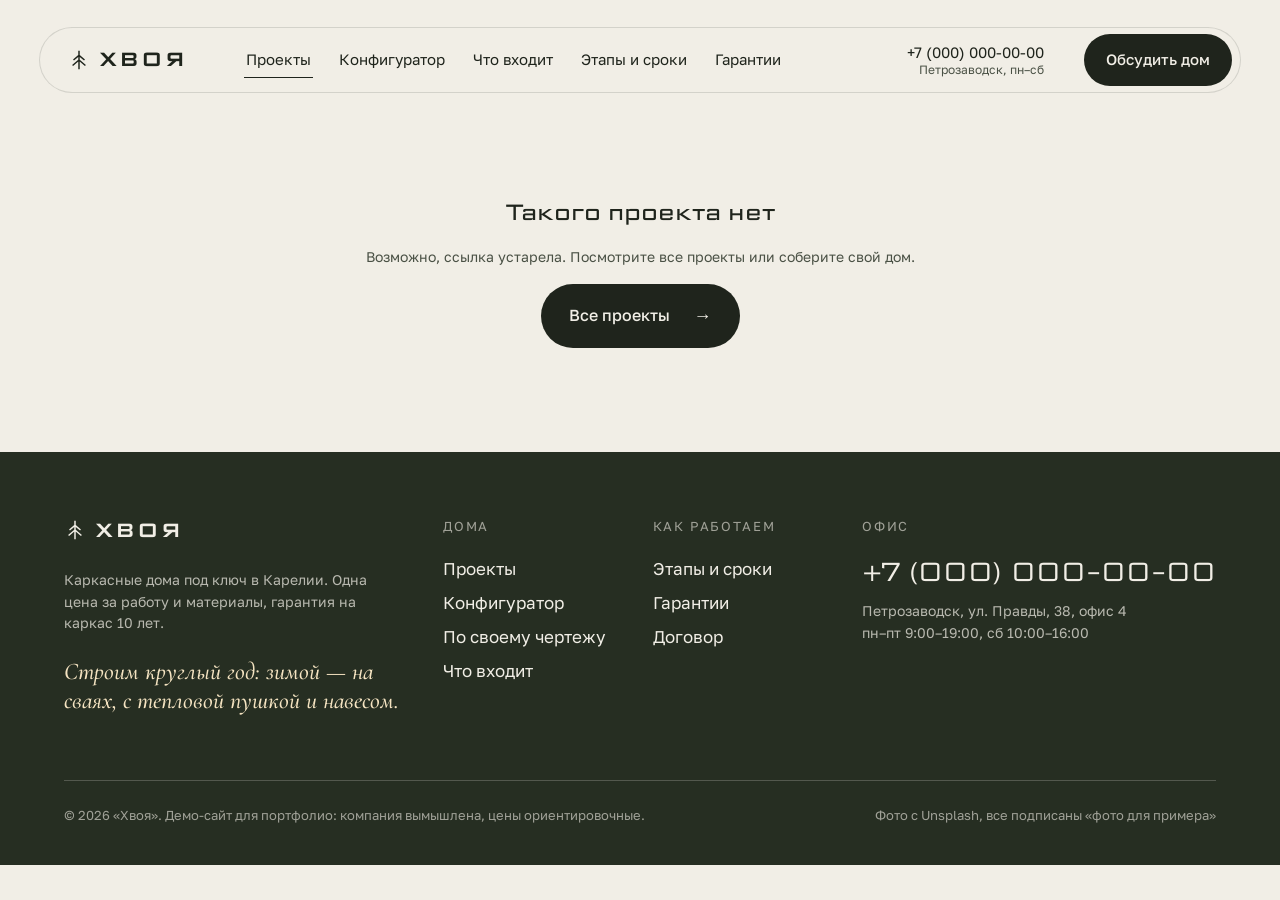
<file: proekt.html>
<!doctype html>
<html lang="ru">
<head>
<meta charset="utf-8">
<script>if('IntersectionObserver' in window)document.documentElement.classList.add('rv')</script>
<meta name="viewport" content="width=device-width, initial-scale=1">
<title>Проект дома&nbsp;— Хвоя</title>
<meta name="description" content="Проект каркасного дома: планировка, состав комнат, 3D-модель и смета под ключ с материалами.">
<meta name="theme-color" content="#262E22">
<link rel="icon" href="img/favicon.svg" type="image/svg+xml">
<link rel="preload" href="fonts/science-gothic-var-cyrillic.woff2" as="font" type="font/woff2" crossorigin>
<link rel="stylesheet" href="css/fonts.css">
<link rel="stylesheet" href="css/site.css">
<link rel="stylesheet" href="css/konf.css">
<link rel="stylesheet" href="css/catalog.css">
<script type="importmap">{"imports":{"three":"./js/vendor/three/three.module.min.js"}}</script>
</head>
<body class="page-konf">

<header class="nav solid" id="nav">
  <a class="logo" href="index.html" aria-label="Хвоя, на главную"><svg viewBox="0 0 24 24" fill="none" stroke="currentColor" stroke-width="1.6" aria-hidden="true"><path d="M12 2v20M12 7l-6 5M12 7l6 5M12 12l-7 6M12 12l7 6"/></svg>ХВОЯ</a>
  <nav class="menu" id="menu" aria-label="Разделы">
    <a href="proekty.html" aria-current="page">Проекты</a>
    <a href="konfigurator.html">Конфигуратор</a>
    <a href="chto-vhodit.html">Что входит</a>
    <a href="etapy.html">Этапы и сроки</a>
    <a href="garantii.html">Гарантии</a>
  </nav>
  <a class="tel" href="tel:+70000000000" data-demo>+7 (000) 000-00-00<small>Петрозаводск, пн–сб</small></a>
  <button class="btn" type="button" data-demo>Обсудить дом</button>
  <button class="burger" type="button" aria-label="Меню" aria-expanded="false" aria-controls="menu"><span class="bw">Меню</span><svg width="22" height="14" viewBox="0 0 22 14" aria-hidden="true"><path d="M0 1h22M0 7h22M0 13h22" stroke="currentColor" stroke-width="1.6"/></svg></button>
</header>

<main>
<div class="wrap pr-crumbs small"><a href="proekty.html">Проекты</a> <span aria-hidden="true">/</span> <span id="crumb">Проект</span></div>
<section class="wrap pr-hero" id="hero">
  <figure class="pr-photo"><img id="photo" src="img/ph/onego-1600.jpg" alt="" width="1600" height="1067"><figcaption>Фото для примера</figcaption></figure>
  <div class="pr-info">
    <p class="kick" id="kind"></p>
    <h1 class="h2" id="name">Проект</h1>
    <p class="lead" id="text"></p>
    <div class="pr-card">
    <dl class="pr-facts" id="facts"></dl>
    <div class="pr-price"><span class="small">Под ключ, работа и материалы</span><b id="price"></b><span class="small" id="pricenote"></span></div>
    <div class="pr-acts"><a class="btn" id="toKonf" href="konfigurator.html">Изменить <span class="ar">→</span></a><button class="btn ghost-d" type="button" data-demo>Обсудить</button></div>
    </div>
  </div>
</section>
<section class="sec" aria-labelledby="planH">
  <div class="wrap">
    <div class="sec-head"><div><p class="kick">Планировка</p><h2 class="h2" id="planH">Комнаты<br><em>и площади</em></h2></div><p class="lead">Схема по составу помещений. Окна, лестницу и перегородки инженер привяжет к вашему участку и сторонам света.</p></div>
    <div class="pr-plan" id="plans"></div>
  </div>
</section>
<section class="sec pr-3d-sec" aria-labelledby="h3d">
  <div class="wrap pr-3d-grid">
    <div><p class="kick">3D-модель</p><h2 class="h2" id="h3d">Как он<br><em>будет выглядеть</em></h2><p class="lead" id="mat3d"></p></div>
    <div class="k-3d" id="view3d">
      <img class="k-poster" id="poster" alt="Рендер дома" width="1400" height="860">
      <button class="k-go" type="button" id="go3d"><span>Покрутить в 3D</span><small>с материалами этого проекта</small></button>
      <span class="k-hint">Тяните, чтобы повернуть</span>
      <span class="k-cap">3D-модель для примера: окна и планировка уточняются в проекте</span>
    </div>
  </div>
</section>
<section class="sec" aria-labelledby="hEst">
  <div class="wrap pr-est">
    <div><p class="kick">Из чего цена</p><h2 class="h2" id="hEst">Смета<br><em>по статьям</em></h2><p class="lead">Ориентировочно, по нашей модели цен. Точную смету считаем после выезда на участок.</p><a class="link" id="toKonf2" href="konfigurator.html">Поменять отделку, кровлю или фундамент →</a></div>
    <div class="pr-est-box"><ul class="k-lines" id="lines"></ul><div class="pr-est-t"><span>Итого</span><b id="total"></b></div><p class="small" id="matwork"></p><h3 class="pr-h3">Как платить</h3><ol class="pays" id="pays"></ol></div>
  </div>
</section>
<section class="sec" aria-labelledby="hMore">
  <div class="wrap">
    <div class="sec-head"><div><p class="kick">Ещё проекты</p><h2 class="h2" id="hMore">Посмотрите<br><em>соседние</em></h2></div><a class="link" href="proekty.html">Все проекты →</a></div>
    <div class="c-grid c-grid-3" id="more"></div>
  </div>
</section>
<section class="wrap pr-missing" id="missing" hidden>
  <p class="c-empty-t">Такого проекта нет</p>
  <p class="small">Возможно, ссылка устарела. Посмотрите все проекты или соберите свой дом.</p>
  <div class="c-empty-a"><a class="btn" href="proekty.html">Все проекты <span class="ar">→</span></a></div>
</section>

</main>

<footer class="foot">
  <div class="wrap">
    <div class="cols">
      <div>
        <a class="logo" href="index.html" style="margin-bottom:24px"><svg viewBox="0 0 24 24" fill="none" stroke="currentColor" stroke-width="1.6" aria-hidden="true"><path d="M12 2v20M12 7l-6 5M12 7l6 5M12 12l-7 6M12 12l7 6"/></svg>ХВОЯ</a>
        <p class="small" style="max-width:26em">Каркасные дома под ключ в Карелии. Одна цена за работу и материалы, гарантия на каркас 10&nbsp;лет.</p>
        <p class="note">Строим круглый год: зимой&nbsp;— на сваях, с тепловой пушкой и навесом.</p>
      </div>
      <div><h4>Дома</h4><ul><li><a href="proekty.html">Проекты</a></li><li><a href="konfigurator.html">Конфигуратор</a></li><li><a href="po-chertezhu.html">По своему чертежу</a></li><li><a href="chto-vhodit.html">Что входит</a></li></ul></div>
      <div><h4>Как работаем</h4><ul><li><a href="etapy.html">Этапы и сроки</a></li><li><a href="garantii.html">Гарантии</a></li><li><a href="garantii.html#dogovor">Договор</a></li></ul></div>
      <div>
        <h4>Офис</h4>
        <a class="big" href="tel:+70000000000" data-demo>+7 (000) 000-00-00</a>
        <p class="small">Петрозаводск, ул.&nbsp;Правды,&nbsp;38, офис&nbsp;4<br>пн–пт 9:00–19:00, сб 10:00–16:00</p>
      </div>
    </div>
    <div class="bottom"><span>© 2026 «Хвоя». Демо-сайт для портфолио: компания вымышлена, цены ориентировочные.</span><span>Фото с Unsplash, все подписаны «фото для примера»</span></div>
  </div>
</footer>

<div class="demo" id="demo" hidden role="dialog" aria-modal="true" aria-labelledby="demoT">
  <div class="box">
    <button class="x" type="button" data-close aria-label="Закрыть">×</button>
    <span class="kick">Минутку</span>
    <span class="it" id="demoT">Это пробный сайт</span>
    <p>Компания «Хвоя» придумана для портфолио, позвонить ей нельзя. Хотите такой же сайт для своей компании&nbsp;— напишите в Telegram.</p>
    <a class="btn" href="https://t.me/isthisthedaggr" target="_blank" rel="noopener">Написать @isthisthedaggr <span class="ar">→</span></a>
  </div>
</div>

<script src="js/data.js"></script>
<script src="js/price.js"></script>
<script src="js/site.js"></script>
<script src="js/catalog.js"></script>
</body>
</html>
</file>
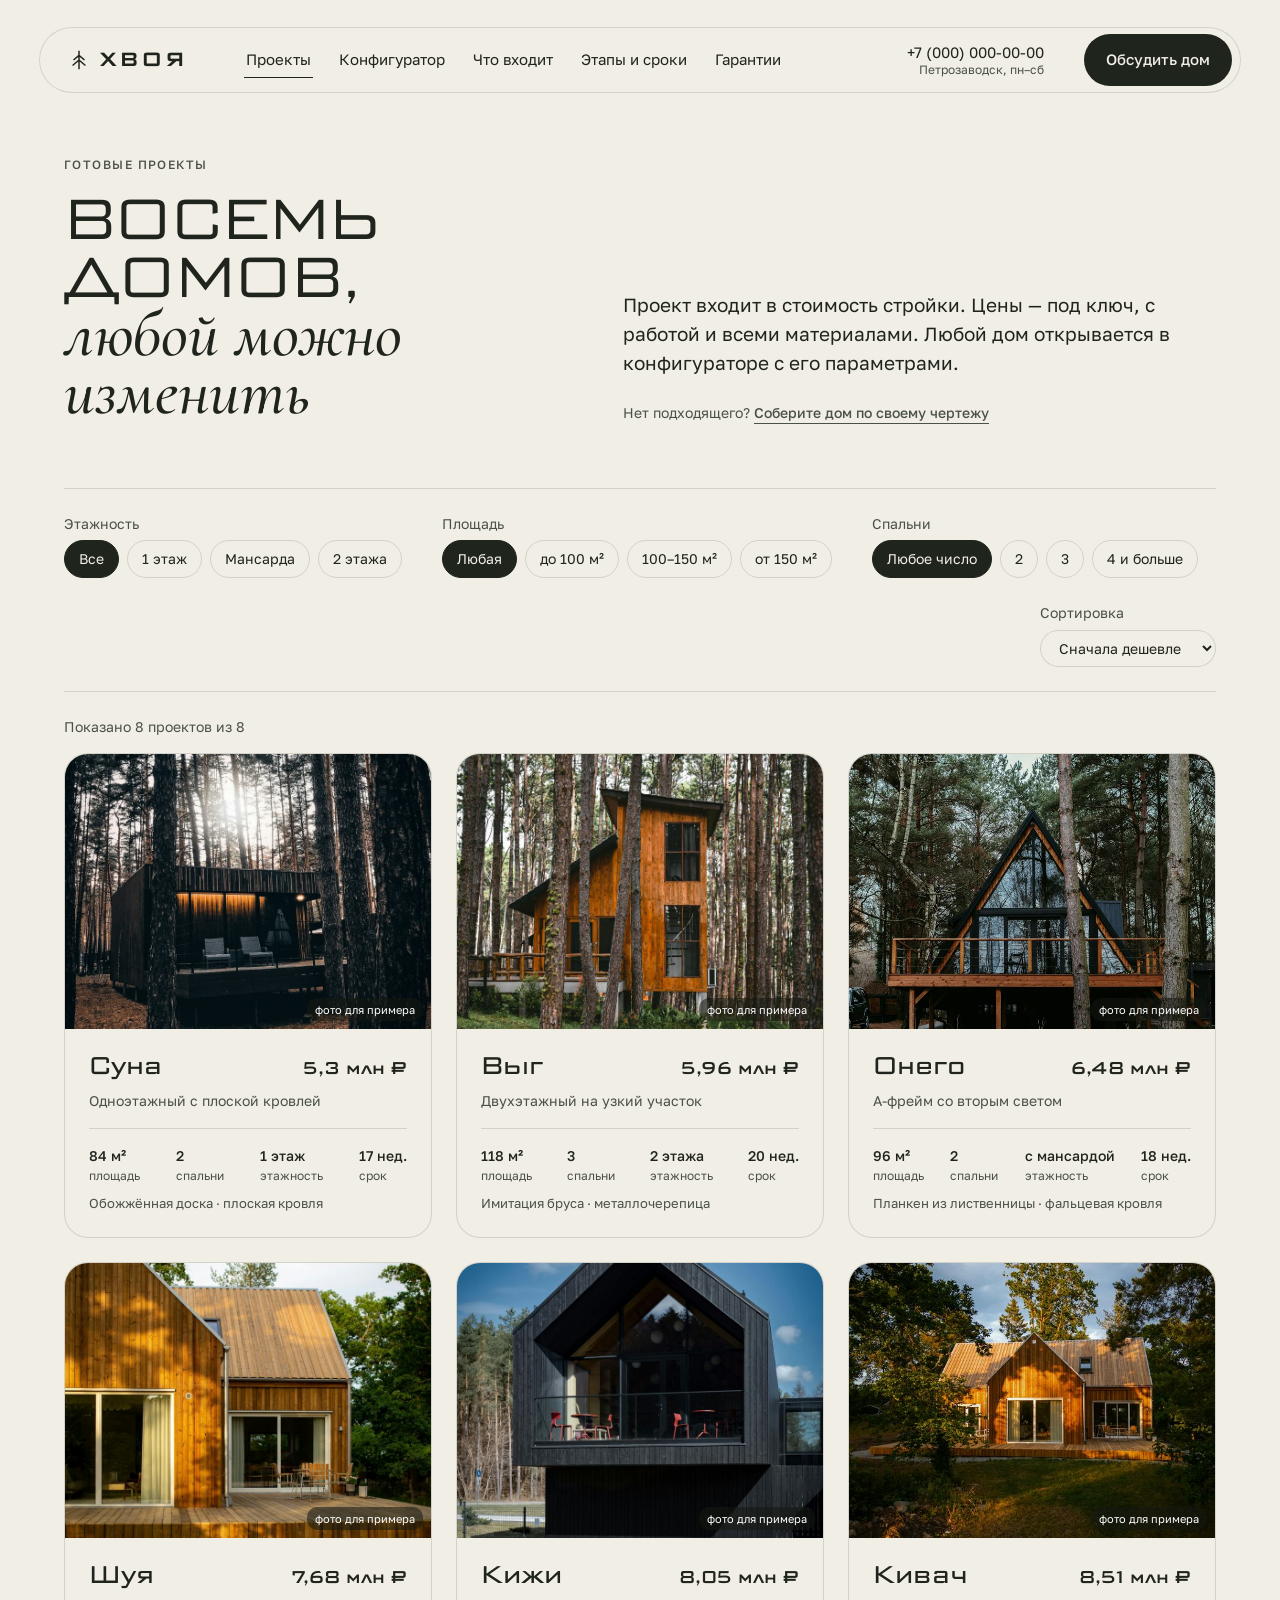
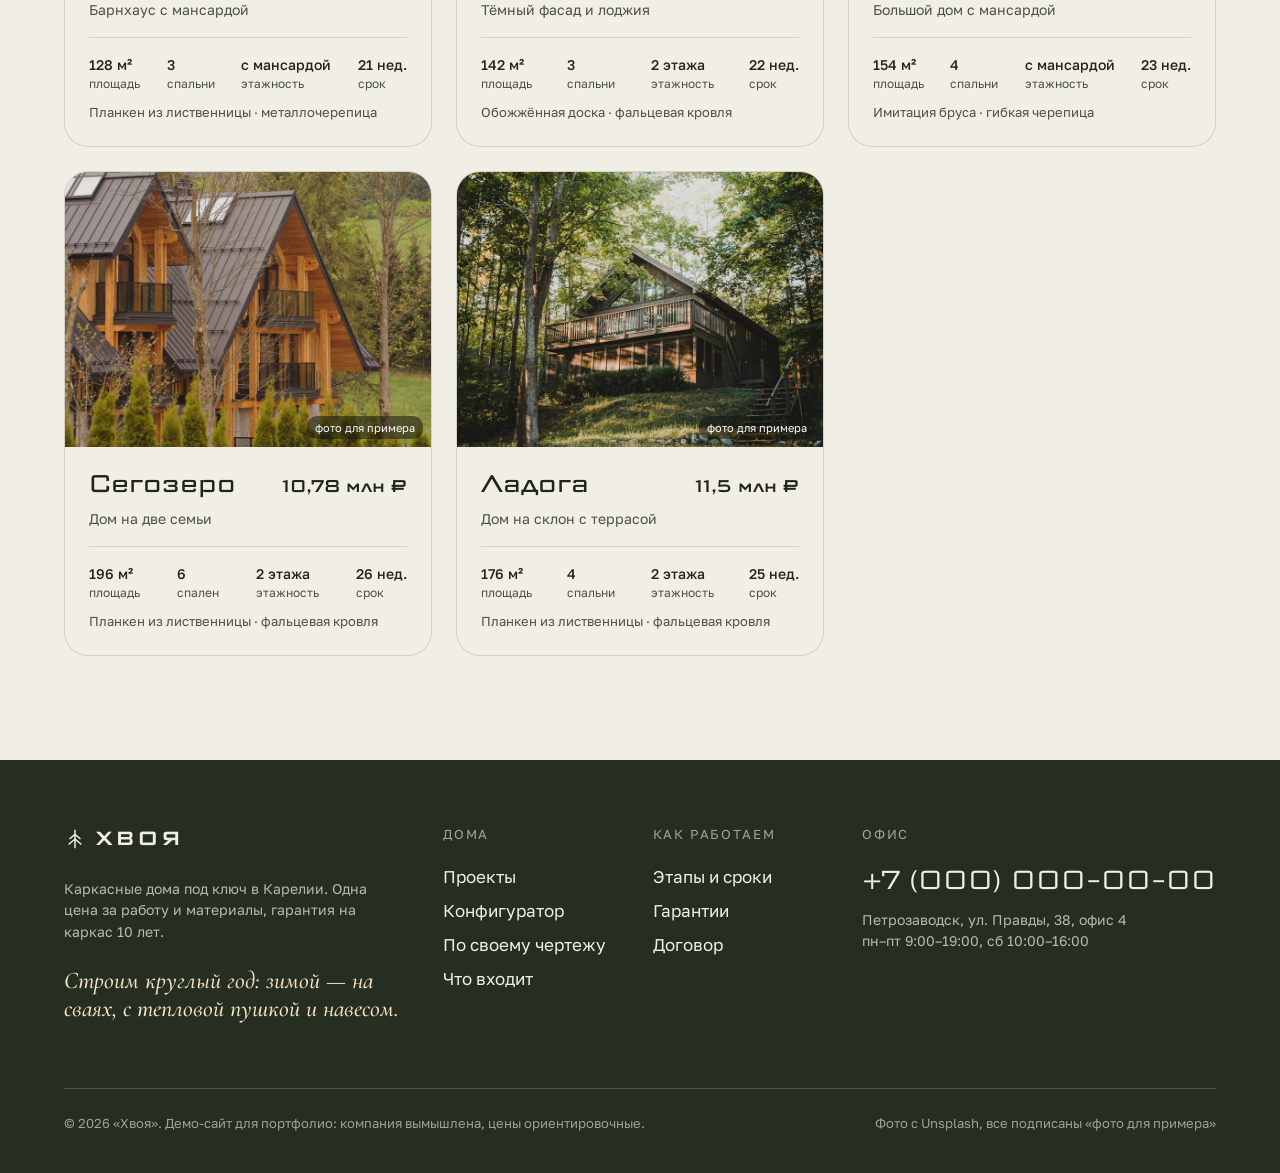
<file: proekty.html>
<!doctype html>
<html lang="ru">
<head>
<meta charset="utf-8">
<script>if('IntersectionObserver' in window)document.documentElement.classList.add('rv')</script>
<meta name="viewport" content="width=device-width, initial-scale=1">
<title>Проекты каркасных домов&nbsp;— Хвоя</title>
<meta name="description" content="Восемь проектов каркасных домов от 84 до 196 м²: планировки, состав комнат и цены под ключ с материалами. Любой проект можно изменить в конфигураторе.">
<meta name="theme-color" content="#262E22">
<link rel="icon" href="img/favicon.svg" type="image/svg+xml">
<link rel="preload" href="fonts/science-gothic-var-cyrillic.woff2" as="font" type="font/woff2" crossorigin>
<link rel="stylesheet" href="css/fonts.css">
<link rel="stylesheet" href="css/site.css">
<link rel="stylesheet" href="css/konf.css">
<link rel="stylesheet" href="css/catalog.css">
</head>
<body class="page-konf">

<header class="nav solid" id="nav">
  <a class="logo" href="index.html" aria-label="Хвоя, на главную"><svg viewBox="0 0 24 24" fill="none" stroke="currentColor" stroke-width="1.6" aria-hidden="true"><path d="M12 2v20M12 7l-6 5M12 7l6 5M12 12l-7 6M12 12l7 6"/></svg>ХВОЯ</a>
  <nav class="menu" id="menu" aria-label="Разделы">
    <a href="proekty.html" aria-current="page">Проекты</a>
    <a href="konfigurator.html">Конфигуратор</a>
    <a href="chto-vhodit.html">Что входит</a>
    <a href="etapy.html">Этапы и сроки</a>
    <a href="garantii.html">Гарантии</a>
  </nav>
  <a class="tel" href="tel:+70000000000" data-demo>+7 (000) 000-00-00<small>Петрозаводск, пн–сб</small></a>
  <button class="btn" type="button" data-demo>Обсудить дом</button>
  <button class="burger" type="button" aria-label="Меню" aria-expanded="false" aria-controls="menu"><span class="bw">Меню</span><svg width="22" height="14" viewBox="0 0 22 14" aria-hidden="true"><path d="M0 1h22M0 7h22M0 13h22" stroke="currentColor" stroke-width="1.6"/></svg></button>
</header>

<main>
<section class="k-head wrap">
  <div>
    <p class="kick">Готовые проекты</p>
    <h1 class="h2">Восемь домов,<br><em>любой можно изменить</em></h1>
  </div>
  <div class="k-intro">
    <p class="lead">Проект входит в стоимость стройки. Цены&nbsp;— под ключ, с работой и всеми материалами. Любой дом открывается в конфигураторе с его параметрами.</p>
    <p class="small">Нет подходящего? <a class="link" href="po-chertezhu.html">Соберите дом по своему чертежу</a></p>
  </div>
</section>
<section class="wrap c-wrap">
  <div class="c-filters" id="filters" role="group" aria-label="Фильтры">
    <div class="c-f"><span class="small">Этажность</span><div class="k-chips" data-f="floors"><button class="chip" type="button" data-v="all">Все</button><button class="chip" type="button" data-v="1">1 этаж</button><button class="chip" type="button" data-v="1.5">Мансарда</button><button class="chip" type="button" data-v="2">2 этажа</button></div></div>
    <div class="c-f"><span class="small">Площадь</span><div class="k-chips" data-f="size"><button class="chip" type="button" data-v="all">Любая</button><button class="chip" type="button" data-v="s">до 100&nbsp;м²</button><button class="chip" type="button" data-v="m">100–150&nbsp;м²</button><button class="chip" type="button" data-v="l">от 150&nbsp;м²</button></div></div>
    <div class="c-f"><span class="small">Спальни</span><div class="k-chips" data-f="bed"><button class="chip" type="button" data-v="all">Любое число</button><button class="chip" type="button" data-v="2">2</button><button class="chip" type="button" data-v="3">3</button><button class="chip" type="button" data-v="4">4 и больше</button></div></div>
    <div class="c-f c-sort"><label class="small" for="sort">Сортировка</label><select id="sort"><option value="price">Сначала дешевле</option><option value="price-d">Сначала дороже</option><option value="area">По площади</option><option value="weeks">По сроку стройки</option></select></div>
  </div>
  <p class="c-count small" id="count" aria-live="polite"></p>
  <div class="c-grid" id="grid"></div>
  <div class="c-empty" id="empty" hidden>
    <p class="c-empty-t">Под такие условия готового проекта нет</p>
    <p class="small">Это не страшно: соберите дом сами&nbsp;— в конфигураторе или по своему чертежу.</p>
    <div class="c-empty-a"><a class="btn" href="konfigurator.html">Открыть конфигуратор <span class="ar">→</span></a><button class="link" type="button" id="reset">Сбросить фильтры</button></div>
  </div>
</section>

</main>

<footer class="foot">
  <div class="wrap">
    <div class="cols">
      <div>
        <a class="logo" href="index.html" style="margin-bottom:24px"><svg viewBox="0 0 24 24" fill="none" stroke="currentColor" stroke-width="1.6" aria-hidden="true"><path d="M12 2v20M12 7l-6 5M12 7l6 5M12 12l-7 6M12 12l7 6"/></svg>ХВОЯ</a>
        <p class="small" style="max-width:26em">Каркасные дома под ключ в Карелии. Одна цена за работу и материалы, гарантия на каркас 10&nbsp;лет.</p>
        <p class="note">Строим круглый год: зимой&nbsp;— на сваях, с тепловой пушкой и навесом.</p>
      </div>
      <div><h4>Дома</h4><ul><li><a href="proekty.html">Проекты</a></li><li><a href="konfigurator.html">Конфигуратор</a></li><li><a href="po-chertezhu.html">По своему чертежу</a></li><li><a href="chto-vhodit.html">Что входит</a></li></ul></div>
      <div><h4>Как работаем</h4><ul><li><a href="etapy.html">Этапы и сроки</a></li><li><a href="garantii.html">Гарантии</a></li><li><a href="garantii.html#dogovor">Договор</a></li></ul></div>
      <div>
        <h4>Офис</h4>
        <a class="big" href="tel:+70000000000" data-demo>+7 (000) 000-00-00</a>
        <p class="small">Петрозаводск, ул.&nbsp;Правды,&nbsp;38, офис&nbsp;4<br>пн–пт 9:00–19:00, сб 10:00–16:00</p>
      </div>
    </div>
    <div class="bottom"><span>© 2026 «Хвоя». Демо-сайт для портфолио: компания вымышлена, цены ориентировочные.</span><span>Фото с Unsplash, все подписаны «фото для примера»</span></div>
  </div>
</footer>

<div class="demo" id="demo" hidden role="dialog" aria-modal="true" aria-labelledby="demoT">
  <div class="box">
    <button class="x" type="button" data-close aria-label="Закрыть">×</button>
    <span class="kick">Минутку</span>
    <span class="it" id="demoT">Это пробный сайт</span>
    <p>Компания «Хвоя» придумана для портфолио, позвонить ей нельзя. Хотите такой же сайт для своей компании&nbsp;— напишите в Telegram.</p>
    <a class="btn" href="https://t.me/isthisthedaggr" target="_blank" rel="noopener">Написать @isthisthedaggr <span class="ar">→</span></a>
  </div>
</div>

<script src="js/data.js"></script>
<script src="js/price.js"></script>
<script src="js/site.js"></script>
<script src="js/catalog.js"></script>
</body>
</html>
</file>
<file: css/fonts.css>
@font-face {
  font-family: 'Science Gothic';
  font-style: normal;
  font-weight: 200 500;
  font-stretch: 100% 200%;
  font-display: swap;
  src: url(../fonts/science-gothic-var-cyrillic.woff2) format('woff2');
  unicode-range: U+0301, U+0400-045F, U+0490-0491, U+04B0-04B1, U+2116;
}
@font-face {
  font-family: 'Science Gothic';
  font-style: normal;
  font-weight: 200 500;
  font-stretch: 100% 200%;
  font-display: swap;
  src: url(../fonts/science-gothic-var-latin-ext.woff2) format('woff2');
  unicode-range: U+0100-02BA, U+02BD-02C5, U+02C7-02CC, U+02CE-02D7, U+02DD-02FF, U+0304, U+0308, U+0329, U+1D00-1DBF, U+1E00-1E9F, U+1EF2-1EFF, U+2020, U+20A0-20AB, U+20AD-20C4, U+2113, U+2C60-2C7F, U+A720-A7FF;
}
@font-face {
  font-family: 'Science Gothic';
  font-style: normal;
  font-weight: 200 500;
  font-stretch: 100% 200%;
  font-display: swap;
  src: url(../fonts/science-gothic-var-latin.woff2) format('woff2');
  unicode-range: U+0000-00FF, U+0131, U+0152-0153, U+02BB-02BC, U+02C6, U+02DA, U+02DC, U+0304, U+0308, U+0329, U+2000-206F, U+20AC, U+2122, U+2191, U+2193, U+2212, U+2215, U+FEFF, U+FFFD;
}
@font-face {
  font-family: 'Cormorant Garamond';
  font-style: italic;
  font-weight: 500;
  font-display: swap;
  src: url(../fonts/cormorant-garamond-500i-cyrillic.woff2) format('woff2');
  unicode-range: U+0301, U+0400-045F, U+0490-0491, U+04B0-04B1, U+2116;
}
@font-face {
  font-family: 'Cormorant Garamond';
  font-style: italic;
  font-weight: 500;
  font-display: swap;
  src: url(../fonts/cormorant-garamond-500i-latin-ext.woff2) format('woff2');
  unicode-range: U+0100-02BA, U+02BD-02C5, U+02C7-02CC, U+02CE-02D7, U+02DD-02FF, U+0304, U+0308, U+0329, U+1D00-1DBF, U+1E00-1E9F, U+1EF2-1EFF, U+2020, U+20A0-20AB, U+20AD-20C4, U+2113, U+2C60-2C7F, U+A720-A7FF;
}
@font-face {
  font-family: 'Cormorant Garamond';
  font-style: italic;
  font-weight: 500;
  font-display: swap;
  src: url(../fonts/cormorant-garamond-500i-latin.woff2) format('woff2');
  unicode-range: U+0000-00FF, U+0131, U+0152-0153, U+02BB-02BC, U+02C6, U+02DA, U+02DC, U+0304, U+0308, U+0329, U+2000-206F, U+20AC, U+2122, U+2191, U+2193, U+2212, U+2215, U+FEFF, U+FFFD;
}
@font-face {
  font-family: 'Golos Text';
  font-style: normal;
  font-weight: 400;
  font-display: swap;
  src: url(../fonts/golos-text-400-cyrillic.woff2) format('woff2');
  unicode-range: U+0301, U+0400-045F, U+0490-0491, U+04B0-04B1, U+2116;
}
@font-face {
  font-family: 'Golos Text';
  font-style: normal;
  font-weight: 400;
  font-display: swap;
  src: url(../fonts/golos-text-400-latin-ext.woff2) format('woff2');
  unicode-range: U+0100-02BA, U+02BD-02C5, U+02C7-02CC, U+02CE-02D7, U+02DD-02FF, U+0304, U+0308, U+0329, U+1D00-1DBF, U+1E00-1E9F, U+1EF2-1EFF, U+2020, U+20A0-20AB, U+20AD-20C4, U+2113, U+2C60-2C7F, U+A720-A7FF;
}
@font-face {
  font-family: 'Golos Text';
  font-style: normal;
  font-weight: 400;
  font-display: swap;
  src: url(../fonts/golos-text-400-latin.woff2) format('woff2');
  unicode-range: U+0000-00FF, U+0131, U+0152-0153, U+02BB-02BC, U+02C6, U+02DA, U+02DC, U+0304, U+0308, U+0329, U+2000-206F, U+20AC, U+2122, U+2191, U+2193, U+2212, U+2215, U+FEFF, U+FFFD;
}
@font-face {
  font-family: 'Golos Text';
  font-style: normal;
  font-weight: 500;
  font-display: swap;
  src: url(../fonts/golos-text-500-cyrillic.woff2) format('woff2');
  unicode-range: U+0301, U+0400-045F, U+0490-0491, U+04B0-04B1, U+2116;
}
@font-face {
  font-family: 'Golos Text';
  font-style: normal;
  font-weight: 500;
  font-display: swap;
  src: url(../fonts/golos-text-500-latin-ext.woff2) format('woff2');
  unicode-range: U+0100-02BA, U+02BD-02C5, U+02C7-02CC, U+02CE-02D7, U+02DD-02FF, U+0304, U+0308, U+0329, U+1D00-1DBF, U+1E00-1E9F, U+1EF2-1EFF, U+2020, U+20A0-20AB, U+20AD-20C4, U+2113, U+2C60-2C7F, U+A720-A7FF;
}
@font-face {
  font-family: 'Golos Text';
  font-style: normal;
  font-weight: 500;
  font-display: swap;
  src: url(../fonts/golos-text-500-latin.woff2) format('woff2');
  unicode-range: U+0000-00FF, U+0131, U+0152-0153, U+02BB-02BC, U+02C6, U+02DA, U+02DC, U+0304, U+0308, U+0329, U+2000-206F, U+20AC, U+2122, U+2191, U+2193, U+2212, U+2215, U+FEFF, U+FFFD;
}
@font-face {
  font-family: 'Golos Text';
  font-style: normal;
  font-weight: 600;
  font-display: swap;
  src: url(../fonts/golos-text-600-cyrillic.woff2) format('woff2');
  unicode-range: U+0301, U+0400-045F, U+0490-0491, U+04B0-04B1, U+2116;
}
@font-face {
  font-family: 'Golos Text';
  font-style: normal;
  font-weight: 600;
  font-display: swap;
  src: url(../fonts/golos-text-600-latin-ext.woff2) format('woff2');
  unicode-range: U+0100-02BA, U+02BD-02C5, U+02C7-02CC, U+02CE-02D7, U+02DD-02FF, U+0304, U+0308, U+0329, U+1D00-1DBF, U+1E00-1E9F, U+1EF2-1EFF, U+2020, U+20A0-20AB, U+20AD-20C4, U+2113, U+2C60-2C7F, U+A720-A7FF;
}
@font-face {
  font-family: 'Golos Text';
  font-style: normal;
  font-weight: 600;
  font-display: swap;
  src: url(../fonts/golos-text-600-latin.woff2) format('woff2');
  unicode-range: U+0000-00FF, U+0131, U+0152-0153, U+02BB-02BC, U+02C6, U+02DA, U+02DC, U+0304, U+0308, U+0329, U+2000-206F, U+20AC, U+2122, U+2191, U+2193, U+2212, U+2215, U+FEFF, U+FFFD;
}
</file>
<file: css/site.css>
/* «Хвоя» — общие стили. Шкала отступов: 8 · 16 · 24 · 40 · 64 · 104 */
:root{
  --s1:8px;--s2:16px;--s3:24px;--s4:40px;--s5:64px;--s6:104px;
  --ink:#1F241C;--ink-2:#4A5145;--paper:#F1EEE6;--paper-2:#E6E1D4;--moss:#262E22;--moss-2:#323C2D;
  --amber:#C98A3E;--cream:#F4E3C1;--line:rgba(31,36,28,.14);--line-l:rgba(241,238,230,.22);
  --wide:'Science Gothic',sans-serif;--it:'Cormorant Garamond',serif;--text:'Golos Text',sans-serif;
  --r:24px;--gut:64px;--max:1312px;--wst:120%;
}
*{box-sizing:border-box;margin:0;padding:0}
html{scroll-behavior:smooth;-webkit-text-size-adjust:100%}
body{font-family:var(--text);font-size:17px;line-height:1.55;color:var(--ink);background:var(--paper);-webkit-font-smoothing:antialiased}
img{display:block;max-width:100%;height:auto}
a{color:inherit}
button{font:inherit;color:inherit;background:none;border:0;cursor:pointer}
:focus-visible{outline:2px solid var(--amber);outline-offset:3px;border-radius:6px}
.wrap{max-width:calc(var(--max) + 2*var(--gut));margin:0 auto;padding:0 var(--gut)}
.vh{position:absolute;width:1px;height:1px;overflow:hidden;clip:rect(0 0 0 0);white-space:nowrap}

/* Типографика */
.kick{font-size:12px;font-weight:500;letter-spacing:.12em;text-transform:uppercase;color:var(--ink-2)}
.h2{font-family:var(--wide);font-stretch:var(--wst);font-weight:300;font-size:56px;line-height:1.04;letter-spacing:-.01em;text-transform:uppercase}
.h2 em,.it{font-family:var(--it);font-style:italic;font-weight:500;text-transform:none;letter-spacing:0}
.h2 em{font-size:1.18em;line-height:.8}
.lead{font-size:19px;line-height:1.55;max-width:34em}
.small{font-size:14px;color:var(--ink-2)}
.cap{font-size:12px;color:var(--ink-2)}

/* Кнопки */
.btn{display:inline-flex;align-items:center;justify-content:space-between;gap:var(--s3);background:var(--ink);color:var(--paper);border-radius:999px;padding:18px 28px;font-weight:500;font-size:16px;text-decoration:none;transition:background .2s}
.btn:hover{background:#363d31}
.btn .ar{font-family:var(--wide);font-stretch:var(--wst);font-weight:300;font-size:18px;transition:transform .2s}
.btn:hover .ar{transform:translateX(4px)}
.btn.light{background:var(--paper);color:var(--ink)}
.btn.light:hover{background:#fff}
.link{font-weight:500;text-decoration:none;border-bottom:1.5px solid currentColor;padding-bottom:2px}
.link:hover{color:var(--amber)}
.chip{border:1.5px solid var(--line);border-radius:999px;padding:9px 16px;font-size:15px;transition:border-color .2s,background .2s}
.chip:hover{border-color:var(--ink)}
.chip[aria-pressed="true"]{background:var(--ink);color:var(--paper);border-color:var(--ink)}

/* Шапка */
.nav{position:absolute;z-index:20;left:40px;right:40px;top:28px;height:64px;background:var(--paper);border-radius:32px;display:flex;align-items:center;gap:var(--s4);padding:0 8px 0 28px;font-size:15px}
.nav.solid{position:relative;left:auto;right:auto;top:auto;margin:28px 40px 0}
.logo{font-family:var(--wide);font-stretch:var(--wst);font-weight:500;font-size:19px;letter-spacing:.18em;display:flex;align-items:center;gap:10px;text-decoration:none}
.logo svg{width:22px;height:22px}
.nav .menu{display:flex;gap:var(--s3);margin-left:var(--s2);margin-right:auto}
.nav .menu a{text-decoration:none;padding:6px 2px;border-bottom:1.5px solid transparent}
.nav .menu a:hover,.nav .menu a[aria-current]{border-color:var(--ink)}
.nav .tel{margin-left:auto;text-align:right;line-height:1.25;text-decoration:none}
.nav .tel small{display:block;font-size:12px;color:var(--ink-2)}
.nav .btn{padding:14px 22px;font-size:15px}
.burger{display:none}
.burger .bw{font-size:14px;font-weight:500;margin-right:10px}

/* Первый экран */
.hero{position:relative;height:max(760px,100vh);min-height:760px;max-height:1000px;color:#fff;overflow:hidden;background:var(--moss)}
.hero-img{position:absolute;inset:0;width:100%;height:100%;object-fit:cover;object-position:50% 62%}
.hero::after{content:"";position:absolute;inset:0;pointer-events:none;background:linear-gradient(180deg,rgba(18,22,16,.68) 0%,rgba(18,22,16,.3) 40%,rgba(18,22,16,.18) 58%,rgba(18,22,16,.72) 100%)}
.hero h1{position:absolute;z-index:2;left:var(--gut);top:152px;font-family:var(--wide);font-stretch:var(--wst);font-weight:350;font-size:clamp(44px,5vw,72px);white-space:nowrap;line-height:1;letter-spacing:-.01em;text-transform:uppercase}
.hero h1 em{display:block;font-family:var(--it);font-style:italic;font-weight:500;text-transform:none;font-size:clamp(64px,7.2vw,104px);letter-spacing:0;line-height:1.02;margin-left:170px;color:var(--cream)}
.hero .intro{position:absolute;z-index:2;right:var(--gut);top:356px;width:300px;font-size:17px;line-height:1.5;text-shadow:0 1px 12px rgba(0,0,0,.35)}
.hero .meta{position:absolute;z-index:2;left:var(--gut);bottom:44px;font-size:13px;line-height:1.6}
.hero .meta b{display:block;font-family:var(--wide);font-stretch:var(--wst);font-weight:300;font-size:15px;letter-spacing:.08em}

.spot{position:absolute;z-index:3;transform:translate(-13px,-13px);display:flex;align-items:center;gap:10px;font-size:13px;color:#fff}
.spot .dot{width:26px;height:26px;border-radius:50%;background:var(--paper);color:var(--ink);font-weight:600;font-size:13px;display:grid;place-items:center;box-shadow:0 0 0 8px rgba(241,238,230,.28);transition:box-shadow .25s,background .2s;flex:none}
.spot .lbl{background:rgba(20,24,18,.74);padding:6px 10px;border-radius:14px;white-space:nowrap}
.spot:hover .dot,.spot[aria-expanded="true"] .dot{background:var(--amber);color:#fff;box-shadow:0 0 0 12px rgba(201,138,62,.32)}
.pop{position:absolute;z-index:4;width:300px;background:var(--paper);color:var(--ink);border-radius:20px;padding:var(--s3);font-size:15px;line-height:1.5;box-shadow:0 18px 50px rgba(0,0,0,.28)}
.pop[hidden]{display:none}
.pop h3{font-family:var(--wide);font-stretch:var(--wst);font-weight:300;font-size:18px;margin-bottom:var(--s1)}
.pop .row{display:flex;justify-content:space-between;border-top:1px solid var(--line);margin-top:var(--s2);padding-top:var(--s1)}
.pop .bar{height:6px;background:var(--paper-2);border-radius:3px;margin-top:var(--s1);overflow:hidden}
.pop .bar i{display:block;height:100%;background:var(--amber)}
.pop .x{position:absolute;right:12px;top:10px;font-size:20px;line-height:1;padding:4px;color:var(--ink-2)}
.spot .dot{animation:breathe 3.2s ease-in-out infinite}
.spot:nth-of-type(2) .dot{animation-delay:.8s}.spot:nth-of-type(3) .dot{animation-delay:1.6s}.spot:nth-of-type(4) .dot{animation-delay:2.4s}
@keyframes breathe{50%{box-shadow:0 0 0 13px rgba(241,238,230,.12)}}

.hcard{position:absolute;z-index:3;right:40px;bottom:40px;width:420px;background:var(--paper);color:var(--ink);border-radius:var(--r);padding:var(--s3)}
.hcard .kick{font-size:12px}
.hcard h2{font-family:var(--wide);font-stretch:var(--wst);font-weight:300;font-size:26px;margin:var(--s1) 0 var(--s2)}
.hcard .row{display:flex;justify-content:space-between;gap:var(--s2);border-top:1px solid var(--line);padding:10px 0;font-size:14px}
.hcard .row b{font-family:var(--wide);font-stretch:var(--wst);font-weight:500;font-size:15px;letter-spacing:.01em;white-space:nowrap}
.hcard .btn{display:flex;margin-top:var(--s1);border-radius:18px}

/* Секции */
.sec{padding:var(--s6) 0}
.sec-head{display:grid;grid-template-columns:5fr 4fr;gap:var(--s4);align-items:end;margin-bottom:var(--s5)}
.sec-head .kick{margin-bottom:var(--s2)}
.dark{background:var(--moss);color:var(--paper)}
.dark .kick,.dark .small,.dark .cap{color:rgba(241,238,230,.6)}
.dark .h2{font-weight:300}
.dark .sec-head .lead,.dark .side .small{color:rgba(241,238,230,.72);font-size:17px}
.dark .chip{border-color:var(--line-l)}
.dark .chip:hover{border-color:var(--paper)}
.dark .chip[aria-pressed="true"]{background:var(--paper);color:var(--ink);border-color:var(--paper)}

/* Основатель */
.founder{display:grid;grid-template-columns:5fr 7fr;gap:var(--s5) var(--s5);align-items:center}
.founder figure{position:relative}
.founder figure img{width:100%;aspect-ratio:1/1;object-fit:cover;object-position:50% 38%;border-radius:var(--r)}
.founder figure figcaption{position:absolute;left:var(--s2);bottom:var(--s2);background:rgba(20,24,18,.7);color:#fff;font-size:12px;padding:4px 10px;border-radius:12px}
.founder blockquote{font-family:var(--it);font-style:italic;font-weight:500;font-size:44px;line-height:1.12;margin:var(--s3) 0 var(--s4)}
.founder .who{display:flex;align-items:center;gap:var(--s3);padding-top:var(--s3);border-top:1px solid var(--line)}
.founder .who b{font-family:var(--wide);font-stretch:var(--wst);font-weight:300;font-size:20px;display:block;margin-left:2px}
.founder .promises{grid-column:1/-1;display:grid;grid-template-columns:repeat(3,1fr);gap:var(--s3);margin-top:0}
.founder .promises div{border:1px solid var(--line);border-radius:20px;padding:var(--s3);font-size:15px;line-height:1.5;color:rgba(31,36,28,.86)}
.founder .promises b{display:block;font-family:var(--wide);font-stretch:var(--wst);font-weight:400;font-size:16px;color:var(--ink);margin-bottom:var(--s1)}

/* Договор */
.terms{display:grid;grid-template-columns:4fr 7fr;gap:var(--s5)}
.terms .side{position:sticky;top:var(--s4);align-self:start}
.terms .side img{width:100%;aspect-ratio:3/4;object-fit:cover;border-radius:var(--r);margin-top:var(--s4)}
.clauses{list-style:none;counter-reset:c}
.clauses li{counter-increment:c;display:grid;grid-template-columns:120px 1fr auto;gap:var(--s3);padding:var(--s4) 0;border-top:1px solid var(--line-l);align-items:start}
.clauses li:last-child{border-bottom:1px solid var(--line-l)}
.clauses li::before{content:"0" counter(c);font-family:var(--wide);font-stretch:var(--wst);font-weight:200;font-size:48px;line-height:1;color:var(--cream)}
.clauses h3{font-family:var(--wide);font-stretch:var(--wst);font-weight:300;font-size:22px;line-height:1.25;margin-bottom:var(--s1)}
.clauses p{color:rgba(241,238,230,.78);max-width:36em}
.clauses .tag{font-family:var(--it);font-style:italic;font-size:24px;color:var(--amber);white-space:nowrap}

/* До / после */
.ba{position:relative;border-radius:var(--r);overflow:hidden;aspect-ratio:16/9;width:100%;max-height:min(720px,82vh);background:var(--paper-2);user-select:none;-webkit-user-select:none;touch-action:pan-y;cursor:ew-resize}
.ba img{position:absolute;inset:0;width:100%;height:100%;object-fit:cover;pointer-events:none;-webkit-user-drag:none}
.ba .done{clip-path:inset(0 calc(100% - var(--x,50%)) 0 0)}
.ba .line{position:absolute;top:0;bottom:0;left:var(--x,50%);width:3px;margin-left:-1.5px;background:var(--paper);pointer-events:none}
.ba .knob{position:absolute;top:50%;left:var(--x,50%);width:64px;height:64px;margin:-32px 0 0 -32px;border-radius:50%;background:var(--paper);color:var(--ink);display:grid;place-items:center;box-shadow:0 8px 30px rgba(0,0,0,.3);pointer-events:none;font-family:var(--wide);font-stretch:var(--wst);font-weight:300;font-size:20px;transition:transform .2s}
.ba.drag .knob{transform:scale(1.08)}
.ba:focus-within .knob{outline:3px solid var(--amber);outline-offset:3px}
.ba .t{position:absolute;top:var(--s3);background:rgba(20,24,18,.72);color:#fff;font-size:12px;font-weight:500;letter-spacing:.1em;text-transform:uppercase;padding:7px 12px;border-radius:12px;pointer-events:none}
.ba .t.l{left:var(--s3)}.ba .t.r{right:var(--s3)}
.ba .note{position:absolute;right:var(--s3);bottom:var(--s3);max-width:340px;text-align:right;font-family:var(--it);font-style:italic;font-size:28px;line-height:1.1;color:#fff;text-shadow:0 2px 16px rgba(0,0,0,.55);pointer-events:none}
.ba .ph{position:absolute;left:var(--s3);bottom:var(--s3);font-size:12px;color:#fff;background:rgba(20,24,18,.6);padding:4px 10px;border-radius:12px;pointer-events:none}
.ba .hint{position:absolute;left:var(--x,50%);top:calc(50% + 44px);transform:translateX(-50%);font-size:12px;color:#fff;background:rgba(20,24,18,.6);padding:4px 10px;border-radius:12px;pointer-events:none;white-space:nowrap;transition:opacity .3s}
.ba.used .hint{opacity:0}
.ba .note{transition:opacity .3s}.ba.far .note{opacity:0}
.stages{display:grid;grid-template-columns:repeat(5,1fr);margin-top:var(--s3);border-top:1.5px solid var(--line)}
.stages button{text-align:left;padding:var(--s2) var(--s2) 0 0;position:relative;color:var(--ink-2);transition:color .2s}
.stages button::before{content:"";position:absolute;left:0;top:-6px;width:10px;height:10px;border-radius:50%;background:var(--line);transition:background .2s}
.stages button b{display:block;font-family:var(--wide);font-stretch:var(--wst);font-weight:300;font-size:28px;line-height:1.1;color:var(--ink)}
.stages button span{font-size:14px}
.stages button:hover{color:var(--ink)}
.stages button[aria-pressed="true"]{color:var(--ink)}
.stages button[aria-pressed="true"]::before{background:var(--amber);box-shadow:0 0 0 5px rgba(201,138,62,.25)}
.stages button[aria-pressed="true"] b{color:var(--amber)}
.stage-text{display:grid;grid-template-columns:5fr 4fr;gap:var(--s5);margin-top:var(--s4)}
.stage-text h3{font-family:var(--wide);font-stretch:var(--wst);font-weight:300;font-size:26px;line-height:1.2}

/* Калькулятор */
.calc{display:grid;grid-template-columns:7fr 5fr;gap:var(--s4);background:var(--paper);border-radius:32px;padding:var(--s5);color:var(--ink)}
.calc .q{margin-bottom:var(--s4)}
.dark .calc .chip{border-color:rgba(31,36,28,.2)}
.dark .calc .chip:hover{border-color:var(--ink)}
.dark .calc .chip[aria-pressed="true"]{background:var(--ink);color:var(--paper);border-color:var(--ink)}
.dark .calc .small{color:var(--ink-2)}
.calc .q:last-child{margin-bottom:0}
.calc .ql{display:flex;justify-content:space-between;align-items:baseline;margin-bottom:var(--s2);font-size:15px;color:var(--ink-2)}
.calc .ql output{font-family:var(--wide);font-stretch:var(--wst);font-weight:300;font-size:32px;color:var(--ink)}
.calc .chips{display:flex;flex-wrap:wrap;gap:var(--s1)}
.calc .hint{font-size:14px;color:var(--ink-2);margin-top:var(--s1);min-height:1.5em}
input[type=range]{-webkit-appearance:none;appearance:none;width:100%;height:28px;background:transparent;cursor:pointer}
input[type=range]::-webkit-slider-runnable-track{height:4px;border-radius:2px;background:linear-gradient(90deg,var(--ink) var(--p,40%),var(--paper-2) var(--p,40%))}
input[type=range]::-moz-range-track{height:4px;border-radius:2px;background:var(--paper-2)}
input[type=range]::-moz-range-progress{height:4px;background:var(--ink)}
input[type=range]::-webkit-slider-thumb{-webkit-appearance:none;width:26px;height:26px;margin-top:-11px;border-radius:50%;background:var(--paper);border:2px solid var(--ink);box-shadow:0 0 0 6px rgba(31,36,28,.08)}
input[type=range]::-moz-range-thumb{width:22px;height:22px;border-radius:50%;background:var(--paper);border:2px solid var(--ink)}
.calc .res{background:var(--paper);border:1px solid var(--line);border-radius:var(--r);padding:var(--s4);display:flex;flex-direction:column}
.calc .total{font-family:var(--wide);font-stretch:var(--wst);font-weight:300;font-size:44px;line-height:1.05;margin:var(--s1) 0 var(--s3);white-space:nowrap}
.calc .lines{list-style:none;font-size:15px;margin-bottom:var(--s3)}
.calc .lines li{display:flex;justify-content:space-between;gap:var(--s2);padding:10px 0;border-top:1px solid var(--line)}
.calc .lines li span:last-child{white-space:nowrap;font-variant-numeric:tabular-nums}
.calc .lines li.mat{color:var(--ink-2);font-size:14px;border-top-style:dashed}
.calc .res .btn{margin-top:auto}

/* Проекты */
.pgrid{display:grid;grid-template-columns:repeat(12,1fr);gap:var(--s3)}
.pcard{position:relative;display:block;text-decoration:none;border-radius:var(--r);overflow:hidden;background:var(--paper-2);color:#fff}
.pcard img{position:absolute;inset:0;width:100%;height:100%;object-fit:cover;transition:transform .6s ease}
.pcard:hover img{transform:scale(1.03)}
.pcard::after{content:"";position:absolute;inset:0;background:linear-gradient(180deg,rgba(18,22,16,0) 40%,rgba(18,22,16,.82))}
.pcard .info{position:absolute;z-index:2;left:var(--s3);right:var(--s3);bottom:var(--s3);display:flex;justify-content:space-between;align-items:flex-end;gap:var(--s2)}
.pcard .nm{font-family:var(--wide);font-stretch:var(--wst);font-weight:300;font-size:28px;line-height:1.1}
.pcard .nm small{display:block;font-family:var(--text);font-size:14px;margin-top:4px;opacity:.85}
.pcard .pr{text-align:right;font-size:14px;white-space:nowrap}
.pcard .pr b{display:block;font-family:var(--wide);font-stretch:var(--wst);font-weight:300;font-size:20px}
.pcard .tg{position:absolute;z-index:2;left:var(--s3);top:var(--s3);font-size:12px;background:rgba(20,24,18,.6);padding:4px 10px;border-radius:12px}
.pgrid .a{grid-column:span 7;grid-row:span 2;min-height:640px}
.pgrid .b{grid-column:span 5;min-height:308px}
.pgrid .c{grid-column:span 5;min-height:308px}
.pgrid .d{grid-column:span 4;min-height:380px}
.pgrid .e{grid-column:span 4;min-height:380px}
.pgrid .all{grid-column:span 4;min-height:380px;border-radius:var(--r);background:var(--moss);color:var(--paper);padding:var(--s4);display:flex;flex-direction:column;justify-content:space-between;text-decoration:none;transition:background .25s,transform .35s cubic-bezier(.2,.7,.2,1),box-shadow .35s}
.pgrid .all:hover{background:var(--moss-2);transform:scale(1.04);box-shadow:0 24px 50px rgba(20,24,18,.25);position:relative;z-index:2}
.pgrid .all b{font-family:var(--wide);font-stretch:var(--wst);font-weight:200;font-size:40px;line-height:1.05;text-transform:uppercase}
.pgrid .all b em{font-family:var(--it);font-style:italic;font-weight:500;text-transform:none;font-size:1.15em}

/* Люди */
.people{display:grid;grid-template-columns:repeat(12,1fr);gap:var(--s3);align-items:start}
.people figure{position:relative;margin:0}
.people figure img{width:100%;object-fit:cover;border-radius:var(--r)}
.people figcaption{margin-top:var(--s2);font-size:15px;line-height:1.5}
.people figcaption b{display:block;font-family:var(--wide);font-stretch:var(--wst);font-weight:300;font-size:18px;margin-bottom:4px}
.people .ex{position:absolute;right:var(--s2);top:var(--s2);font-size:12px;color:#fff;background:rgba(20,24,18,.6);padding:4px 10px;border-radius:12px}
.people .p1{grid-column:1/span 5}.people .p1 img{aspect-ratio:4/3}
.people .p2{grid-column:6/span 3;margin-top:var(--s6)}.people .p2 img{aspect-ratio:3/4}
.people .p3{grid-column:9/span 4;margin-top:var(--s5)}.people .p3 img{aspect-ratio:4/5}

/* Отзыв */
.review{display:grid;grid-template-columns:6fr 6fr;gap:0;border-radius:32px;overflow:hidden;border:1px solid var(--line)}
.review img{width:100%;height:100%;object-fit:cover;min-height:520px}
.review .q{padding:var(--s5);display:flex;flex-direction:column;justify-content:center}
.review blockquote{font-family:var(--it);font-style:italic;font-weight:500;font-size:36px;line-height:1.18;margin:var(--s3) 0}
.review .ex{display:inline-block;font-size:12px;border:1px solid var(--line);border-radius:12px;padding:3px 10px;color:var(--ink-2)}

/* Финал */
.final{position:relative;color:#fff;overflow:hidden;border-radius:32px;min-height:560px;display:flex;align-items:flex-end}
.final img{position:absolute;inset:0;width:100%;height:100%;object-fit:cover}
.final::after{content:"";position:absolute;inset:0;background:linear-gradient(90deg,rgba(18,22,16,.78),rgba(18,22,16,.15) 70%)}
.final .in{position:relative;z-index:2;padding:var(--s5);max-width:720px}
.final h2{margin:var(--s2) 0 var(--s3)}
.final .acts{display:flex;flex-wrap:wrap;gap:var(--s2) var(--s3);align-items:center;margin-top:var(--s4)}
.final .lead{color:rgba(255,255,255,.8);font-size:17px}
.soft{font-size:14px;color:rgba(255,255,255,.62);text-decoration:none;border-bottom:1px solid rgba(255,255,255,.3);padding-bottom:1px}
.soft:hover{color:#fff}

/* Подвал */
.foot{background:var(--moss);color:var(--paper);padding:var(--s5) 0 var(--s4)}
.foot .small{color:rgba(241,238,230,.72)}
.foot .cols{display:grid;grid-template-columns:4fr 2fr 2fr 4fr;gap:var(--s4)}
.foot h4{font-size:13px;letter-spacing:.14em;text-transform:uppercase;color:rgba(241,238,230,.6);font-weight:400;margin-bottom:var(--s2)}
.foot ul{list-style:none;line-height:2}
.foot a{text-decoration:none}
.foot a:hover{color:var(--cream)}
.foot .big{font-family:var(--wide);font-stretch:var(--wst);font-weight:300;font-size:26px;text-decoration:none;display:block;margin-bottom:var(--s1);white-space:nowrap;font-size:clamp(20px,2.2vw,26px)}
.foot .note{font-family:var(--it);font-style:italic;font-size:24px;line-height:1.2;color:var(--cream);margin-top:var(--s3)}
.foot .bottom{display:flex;justify-content:space-between;gap:var(--s3);margin-top:var(--s5);padding-top:var(--s3);border-top:1px solid var(--line-l);font-size:13px;color:rgba(241,238,230,.6)}

/* Плашка пробного сайта */
.demo{position:fixed;inset:0;z-index:100;display:grid;place-items:center;padding:var(--s2);background:rgba(18,22,16,.55)}
.demo[hidden]{display:none}
.demo .box{position:relative;width:min(460px,100%);background:var(--paper);color:var(--ink);border-radius:28px;padding:var(--s4);box-shadow:0 30px 80px rgba(0,0,0,.35)}
.demo .box .it{font-size:30px;line-height:1.1;display:block;margin:var(--s1) 0 var(--s2)}
.demo .box p{margin-bottom:var(--s3)}
.demo .box .btn{width:100%}
.demo .x{position:absolute;right:16px;top:12px;font-size:26px;line-height:1;padding:6px;color:var(--ink-2)}

/* Невысокие экраны ноутбуков */
@media (min-width:981px) and (max-height:860px){
  .hero h1{top:128px;font-size:clamp(44px,4.4vw,60px)}
  .hero h1 em{font-size:clamp(64px,6.2vw,86px);margin-left:140px}
  .hero .intro{top:150px}
}
/* ——— Планшет ——— */
@media (max-width:1180px){
  :root{--gut:40px}
  .nav .menu{gap:var(--s2);font-size:14px}
  .nav .tel{display:none}
  .hero h1 em{margin-left:120px}
  .hero .intro{top:300px;width:260px}
  .h2{font-size:44px}
  .founder blockquote{font-size:36px}
  .calc{padding:var(--s4);grid-template-columns:1fr}
}
@media (max-width:980px){
  .hero{height:auto;min-height:0;max-height:none;padding-bottom:var(--s3);background:var(--paper)}
  .hero{color:var(--ink)}
  .hero .shot{display:flex;flex-direction:column;position:relative}
  .hero .shot h1{order:-1}
  .hero::after{display:none}
  .hero h1{position:static;padding:128px var(--gut) var(--s4);font-size:clamp(34px,8.2vw,72px);white-space:normal}
  .hero h1 em{color:#8A5A24;font-size:clamp(34px,7vw,60px);margin-left:12%}
  .hero-img{position:relative;height:64svh;min-height:420px;max-height:720px;object-position:50% 100%}
  .hero .intro{display:none}
  .hero .meta .far{display:none}
  .hero .meta{bottom:32px;left:auto;right:var(--gut);text-align:right;color:#fff;text-shadow:0 1px 8px rgba(0,0,0,.6)}
  .nav{box-shadow:0 0 0 1px var(--line)}
  .hcard{position:relative;right:auto;bottom:auto;width:auto;margin:-20px var(--gut) 0;box-shadow:0 10px 40px rgba(0,0,0,.12)}
  .pgrid .all{grid-column:span 12;min-height:200px}
  .founder figure img{aspect-ratio:16/10;object-position:50% 38%}
  .nav .menu{display:none}
  .burger{display:flex;align-items:center;height:48px;padding:0 14px;border-radius:24px;margin-left:auto}
  .nav .btn{display:none}
  .nav.open .menu{display:flex;flex-direction:column;position:absolute;left:0;right:0;top:72px;background:var(--paper);border-radius:24px;padding:var(--s3);gap:var(--s1);font-size:18px;box-shadow:0 20px 50px rgba(0,0,0,.2)}
  .sec-head,.founder,.terms,.stage-text,.review{grid-template-columns:1fr}
  .terms .side{position:static}
  .terms .side img{display:none}
  .pgrid .a{grid-column:span 12;min-height:520px}
  .pgrid .b,.pgrid .c{grid-column:span 6}
  .pgrid .d,.pgrid .e,.pgrid .all{grid-column:span 6;min-height:340px}
  .people .p1{grid-column:1/span 12}
  .people .p2{grid-column:1/span 6;margin-top:0}
  .people .p3{grid-column:7/span 6;margin-top:0}
  .foot .cols{grid-template-columns:1fr 1fr}
}

/* ——— Телефон: свой макет ——— */
@media (max-width:640px){
  :root{--gut:16px;--r:20px}
  body{font-size:16px}
  .sec{padding:var(--s5) 0}
  .nav{left:12px;right:12px;top:12px;height:56px;padding:0 4px 0 20px;border-radius:28px}
  .nav.solid{margin:12px 12px 0}
  .logo{font-size:16px}
  .nav.open .menu{top:64px}
  .h2{font-size:30px}
  .lead{font-size:17px}

  .hero{height:auto;min-height:0;max-height:none;padding-bottom:var(--s3);background:var(--paper)}
  .hero-img{height:56svh;min-height:380px;max-height:560px}
  .hero-img{object-position:42% 94%}
  .hero h1{padding:96px var(--gut) var(--s3)}
  .hero .intro{display:none}
  .hero .meta{font-size:12px}
  .hero .meta .far{display:none}
  .hero .meta b{display:none}
  .spot .lbl{display:none}
  .pop{left:var(--gut)!important;right:var(--gut);width:auto;top:auto!important;bottom:var(--s2)}
  .hcard{margin-top:-12px}
  .hcard h2{font-size:22px}

  .sec-head{margin-bottom:var(--s4);gap:var(--s2)}
  .founder{gap:var(--s3)}
  .founder figure img{aspect-ratio:4/3;object-position:50% 38%}
  .founder blockquote{font-size:28px;margin:var(--s2) 0 var(--s3)}
  .founder .promises{grid-template-columns:1fr;gap:var(--s1);margin-top:var(--s3)}
  .founder .promises div{padding:var(--s2) var(--s3)}
  .founder .promises div p{display:none}
  .founder .promises div.open p{display:block}
  .founder .promises b{display:flex;justify-content:space-between;margin:0}
  .founder .promises b::after{content:"+";font-weight:200}
  .founder .promises div.open b::after{content:"–"}
  .founder .promises div.open b{margin-bottom:var(--s1)}

  .clauses li{grid-template-columns:48px 1fr;gap:var(--s2);padding:var(--s3) 0}
  .clauses li::before{font-size:24px}
  .clauses h3{font-size:17px}
  .clauses p{font-size:15px}
  .clauses .tag{grid-column:2;font-size:20px}

  .ba{aspect-ratio:4/5;border-radius:var(--r)}
  .ba .note{display:none}
  .ba .t{top:var(--s2);font-size:11px;letter-spacing:.06em;padding:6px 8px}
  .ba .t.l{left:var(--s2)}.ba .t.r{right:var(--s2);top:auto;bottom:var(--s2)}
  .ba .ph{left:auto;right:var(--s2);top:var(--s2);bottom:auto}
  .ba .knob{width:52px;height:52px;margin:-26px 0 0 -26px}
  .stages{display:flex;overflow-x:auto;gap:var(--s3);scrollbar-width:none;margin-left:calc(-1*var(--gut));margin-right:calc(-1*var(--gut));padding:0 var(--gut)}
  .stages::-webkit-scrollbar{display:none}
  .stages button{flex:none;min-width:96px}
  .stages button b{font-size:22px}
  .stage-text{margin-top:var(--s3);gap:var(--s2)}
  .stage-text h3{font-size:20px}

  .calc{padding:var(--s3);border-radius:var(--r);gap:var(--s3)}
  .calc .q{margin-bottom:var(--s3)}
  .calc .chip{padding:8px 13px;font-size:14px}
  .calc .ql output{font-size:26px}
  .calc .res{padding:var(--s3)}
  .calc .total{font-size:32px}

  .pgrid{display:flex;overflow-x:auto;scroll-snap-type:x mandatory;gap:var(--s2);margin:0 calc(-1*var(--gut));padding:0 var(--gut);scrollbar-width:none}
  .pgrid::-webkit-scrollbar{display:none}
  .pgrid > *{flex:0 0 82%;min-height:440px!important;scroll-snap-align:center}
  .pgrid .all{flex-basis:70%}
  .pcard .nm{font-size:24px}
  .pcard .info{flex-direction:column;align-items:flex-start;gap:var(--s1)}
  .pcard .pr{text-align:left}

  .people{display:flex;overflow-x:auto;gap:var(--s2);margin:0 calc(-1*var(--gut));padding:0 var(--gut);scroll-snap-type:x mandatory;scrollbar-width:none}
  .people::-webkit-scrollbar{display:none}
  .people figure{flex:0 0 78%;margin:0!important;scroll-snap-align:center}
  .people figure img{aspect-ratio:4/5!important}

  .review img{min-height:0;aspect-ratio:4/3}
  .review .q{padding:var(--s3)}
  .review blockquote{font-size:26px}

  .final{min-height:520px;border-radius:var(--r)}
  .final::after{background:linear-gradient(180deg,rgba(18,22,16,.1),rgba(18,22,16,.8) 60%)}
  .final .in{padding:var(--s3)}
  .final .acts .btn{width:100%}

  .foot .cols{grid-template-columns:1fr;gap:var(--s3)}
  .foot .cols > div:nth-child(2),.foot .cols > div:nth-child(3){display:none}
  .foot .bottom{flex-direction:column;gap:var(--s1)}
}
@media (min-width:700px) and (max-width:980px){
  .nav .menu{display:flex;gap:14px;font-size:13px;margin-left:auto}
  .burger{display:none}
}
@media (max-width:380px){
  .ba .ph{top:auto;bottom:56px}
  .h2{font-size:24px}
  .calc .total{font-size:24px}
  .calc .ql output{font-size:22px}
  .calc .lines{font-size:14px}
}
@media (min-width:981px){.hero .shot{display:contents}}

.c-own{display:block;margin-top:var(--s2);font-size:14px;color:var(--ink-2);text-decoration:none;text-align:center}
.c-own:hover{color:var(--ink);text-decoration:underline}

/* Плавное появление блоков при прокрутке. Класс rv ставит скрипт в head. Работает и при выключенных эффектах Windows: движение мягкое */
html.rv :where(.hero h1,.hero .intro,.hero .hcard,.k-head>*,.sec-head>*,.pr-crumbs,.founder>*,.terms .side,.clauses li,.ba,.stages,.stage-text,.calc,.pgrid,.people,.review>*,.final,.c-filters,.c-grid>*,.pr-plan>*,.pr-3d-grid>*,.pr-est>*,.i-pick,.i-layers,.i-sum,.i-not li,.i-own>*,.i-plan,.i-meet li,.i-winter>*,.i-years,.i-bars li,.i-steps li,.i-ex>*,.i-doc>*,.i-404>*){opacity:0;translate:0 28px;transition:opacity .9s cubic-bezier(.2,.65,.2,1),translate .9s cubic-bezier(.2,.65,.2,1);transition-delay:var(--rvd,0s)}
html.rv :where(.hero h1,.hero .intro,.hero .hcard,.k-head>*,.sec-head>*,.pr-crumbs,.founder>*,.terms .side,.clauses li,.ba,.stages,.stage-text,.calc,.pgrid,.people,.review>*,.final,.c-filters,.c-grid>*,.pr-plan>*,.pr-3d-grid>*,.pr-est>*,.i-pick,.i-layers,.i-sum,.i-not li,.i-own>*,.i-plan,.i-meet li,.i-winter>*,.i-years,.i-bars li,.i-steps li,.i-ex>*,.i-doc>*,.i-404>*).in{opacity:1;translate:none}
</file>
<file: css/konf.css>
/* Конфигуратор «Хвоя» */
.nav.solid{box-shadow:0 0 0 1px var(--line)}
.k-head{display:grid;grid-template-columns:5fr 6fr;gap:var(--s5);align-items:end;padding-top:var(--s5);padding-bottom:var(--s5)}
.k-head > *{min-width:0}
.k-head .kick{margin-bottom:var(--s2)}
.k-head .h2{font-weight:300}
.k-intro .lead{margin-bottom:var(--s3)}
.k-from{display:flex;flex-direction:column;gap:var(--s1)}
.k-chips{display:flex;flex-wrap:wrap;gap:var(--s1)}
.k-chips .chip{font-size:14px;padding:7px 14px}

.k-grid{display:grid;grid-template-columns:minmax(0,6fr) minmax(0,6fr);gap:var(--s5);align-items:start;padding-bottom:var(--s6)}

/* Параметры */
.k-form .q{border:0;padding:var(--s4) 0;border-top:1px solid var(--line)}
.k-form .q:first-child{border-top:0;padding-top:0}
.k-form legend{float:left;width:100%;display:flex;align-items:baseline;gap:var(--s2);font-family:var(--wide);font-stretch:var(--wst);font-weight:350;font-size:20px;margin-bottom:var(--s3);padding:0}
.k-form .q > :not(legend){clear:both}
.k-form legend .n{font-size:13px;color:var(--amber);font-weight:400;letter-spacing:.06em}
.k-form legend .small{font-family:var(--text);font-stretch:normal;font-size:13px;margin-left:var(--s1)}
.opts{display:grid;grid-template-columns:repeat(auto-fit,minmax(180px,1fr));gap:var(--s1)}
.opt{display:flex;flex-direction:column;align-items:flex-start;gap:4px;text-align:left;border:1px solid var(--line);border-radius:16px;padding:14px 16px;min-height:100%;transition:border-color .2s,background .2s}
.opt:hover:not(:disabled){border-color:var(--ink)}
.opt .on{font-weight:500;font-size:15px;line-height:1.3}
.opt .od{font-size:13px;line-height:1.4;color:var(--ink-2)}
.opt .op{margin-top:auto;padding-top:6px;font-size:13px;font-variant-numeric:tabular-nums;color:var(--ink-2)}
.opt[aria-pressed="true"]{background:var(--ink);border-color:var(--ink);color:var(--paper)}
.opt[aria-pressed="true"] .od{color:rgba(241,238,230,.68)}
.opt[aria-pressed="true"] .op{color:var(--cream)}
.opt:disabled{opacity:.45;cursor:not-allowed}
.area-row{display:flex;align-items:center;gap:var(--s3)}
.area-row input{flex:1}
.area-row output{font-family:var(--wide);font-stretch:var(--wst);font-weight:350;font-size:28px;min-width:4.6em;text-align:right;white-space:nowrap}
.area-row label{min-width:5em}
.k-form .hint{font-size:14px;color:var(--ink-2);margin-top:var(--s1)}
.k-form .hint a{color:var(--ink)}
.check{display:flex;gap:var(--s2);align-items:flex-start;margin-top:var(--s3);cursor:pointer}
.check input{width:22px;height:22px;accent-color:var(--ink);margin-top:2px;flex:none}
.check b{display:block;font-weight:500}
.check small{color:var(--ink-2);font-size:13px}

/* Чертёж и итог */
.k-side{position:sticky;top:var(--s3)}
.k-board{border:1px solid var(--line);border-radius:28px;padding:var(--s3);display:flex;flex-direction:column;gap:var(--s3)}
.k-3d{position:relative;border-radius:18px;background:radial-gradient(ellipse at 50% 85%,#E7E2D6 0%,var(--paper) 62%);border:1px solid var(--line);aspect-ratio:1400/860;overflow:hidden}
.k-3d.live{touch-action:none}
.k-3d canvas{position:absolute;inset:0;width:100%!important;height:100%!important;display:block;cursor:grab}
.k-3d canvas:active{cursor:grabbing}
.k-poster{position:absolute;inset:0;width:100%;height:100%;object-fit:cover;transition:opacity .5s;color:transparent}
.k-poster:not([src]){opacity:0}
.k-3d.live .k-poster{opacity:0;pointer-events:none}
.k-go{position:absolute;left:50%;bottom:var(--s3);transform:translateX(-50%);display:flex;flex-direction:column;align-items:center;gap:2px;background:var(--ink);color:var(--paper);border-radius:22px;padding:12px 22px;box-shadow:0 10px 30px rgba(0,0,0,.2);transition:transform .2s}
.k-go span{font-weight:500;font-size:15px}
.k-go small{font-size:12px;color:rgba(241,238,230,.65)}
.k-go:hover{transform:translateX(-50%) translateY(-2px)}
.k-3d.live .k-go,.k-3d.loading .k-go{display:none}
.k-3d.loading::after{content:"Загружаем модель…";position:absolute;left:50%;bottom:var(--s3);transform:translateX(-50%);font-size:13px;color:var(--ink-2);background:var(--paper);padding:6px 12px;border-radius:12px}
.k-3d.fail .k-go small::after{content:" · не удалось загрузить, попробуйте ещё раз"}
.k-hint{position:absolute;left:var(--s2);top:var(--s2);font-size:12px;color:var(--ink-2);opacity:0;transition:opacity .4s;pointer-events:none}
.k-3d.live .k-hint{opacity:1}
.k-cap{position:absolute;right:var(--s2);bottom:var(--s1);font-size:11px;color:var(--ink-2);pointer-events:none}
.k-3d.loading .k-cap,.k-3d:not(.live) .k-cap{display:none}
.k-sum{display:flex;justify-content:space-between;align-items:flex-end;gap:var(--s3);flex-wrap:wrap}
.k-total{display:block;font-family:var(--wide);font-stretch:var(--wst);font-weight:350;font-size:38px;line-height:1.1;white-space:nowrap;margin-top:4px}
.k-facts{display:flex;gap:var(--s3)}
.k-facts span{font-size:12px;color:var(--ink-2)}
.k-facts b{display:block;font-weight:500;font-size:15px;color:var(--ink);white-space:nowrap}
.k-lines{list-style:none;font-size:14px;columns:2;column-gap:var(--s4)}
.k-lines li{display:flex;justify-content:space-between;gap:var(--s2);padding:7px 0;border-top:1px solid var(--line);break-inside:avoid}
.k-lines li span:last-child{white-space:nowrap;font-variant-numeric:tabular-nums}
.k-board .btn{justify-content:space-between}

/* Документ */
.k-docwrap{background:var(--moss);padding:var(--s6) 0}
.sheet{max-width:920px;margin:0 auto;background:#FBF9F4;color:var(--ink);border-radius:6px;padding:var(--s5);box-shadow:0 30px 80px rgba(0,0,0,.35);position:relative}
.sheet-head{display:flex;justify-content:space-between;align-items:center;gap:var(--s3);padding-bottom:var(--s3);border-bottom:2px solid var(--ink)}
.sheet-meta{display:flex;flex-direction:column;align-items:flex-end;font-size:13px;color:var(--ink-2)}
.sheet h2{font-family:var(--wide);font-stretch:var(--wst);font-weight:350;font-size:28px;line-height:1.2;margin:var(--s4) 0 var(--s1)}
.sheet-sub{color:var(--ink-2);margin-bottom:var(--s4)}
.sheet .tr{display:grid;grid-template-columns:minmax(0,1fr) 120px 120px 180px;gap:var(--s2);padding:12px 0;border-top:1px solid var(--line);font-size:15px;font-variant-numeric:tabular-nums;align-items:baseline}
.sheet .tr > span:not(:first-child){text-align:right;white-space:nowrap}
.sheet .tr b{font-weight:500;display:block}
.sheet .tr small{font-size:13px;color:var(--ink-2)}
.sheet .th{font-size:12px;letter-spacing:.1em;text-transform:uppercase;color:var(--ink-2);border-top:0}
.sheet .tt{border-top:2px solid var(--ink);font-weight:500;font-size:16px}
.sheet .tt span:last-child{font-family:var(--wide);font-stretch:var(--wst);font-weight:400;font-size:20px}
.sheet-cols{display:grid;grid-template-columns:1fr 1fr;gap:var(--s5);margin-top:var(--s5)}
.sheet h3{font-size:12px;letter-spacing:.12em;text-transform:uppercase;font-weight:500;color:var(--ink-2);margin-bottom:var(--s2)}
.pays{list-style:none;counter-reset:p}
.pays li{counter-increment:p;display:flex;justify-content:space-between;gap:var(--s2);padding:8px 0;border-top:1px solid var(--line);font-size:15px}
.pays li span::before{content:counter(p) ". ";color:var(--ink-2)}
.pays b{font-weight:500;white-space:nowrap;font-variant-numeric:tabular-nums}
.notes{list-style:none;font-size:14px;line-height:1.5;color:rgba(31,36,28,.86)}
.notes li{padding:8px 0;border-top:1px solid var(--line)}
.notes b{font-weight:500}
.sheet-foot{display:flex;justify-content:space-between;align-items:center;gap:var(--s3);margin-top:var(--s5);padding-top:var(--s3);border-top:1px solid var(--line);font-size:12px;color:var(--ink-2)}
.stamp{font-family:var(--wide);font-stretch:var(--wst);font-weight:400;font-size:13px;letter-spacing:.14em;text-transform:uppercase;color:#9C3A26;border:2px solid #9C3A26;border-radius:6px;padding:6px 12px;transform:rotate(-4deg);opacity:.8}
.sheet-acts{max-width:920px;margin:var(--s4) auto 0;display:flex;flex-wrap:wrap;gap:var(--s2);align-items:center}
.sheet-acts .btn{background:var(--paper);color:var(--ink)}
.sheet-acts .btn:hover{background:#fff}
.sheet-acts .btn.ghost{background:none;color:var(--paper);border:1px solid var(--line-l)}
.sheet-acts .btn.ghost:hover{border-color:var(--paper)}
.sheet-acts .small{color:rgba(241,238,230,.75)}

.k-bar{display:none}
.page-konf .foot{margin-top:0}

@media (max-width:1180px){
  .k-grid{grid-template-columns:1fr}
  .k-side{position:static;order:-1}
  .k-lines{columns:2}
}
@media (max-width:980px){
  .k-head{grid-template-columns:1fr;gap:var(--s3)}
  .k-bar{display:flex;position:fixed;z-index:30;left:12px;right:12px;bottom:12px;align-items:center;justify-content:space-between;gap:var(--s2);background:var(--moss);color:var(--paper);border-radius:22px;padding:10px 10px 10px 20px;box-shadow:0 12px 30px rgba(0,0,0,.3);transition:transform .3s,opacity .3s}
  .k-bar .small{color:rgba(241,238,230,.6);display:block;font-size:12px}
  .k-bar b{font-family:var(--wide);font-stretch:var(--wst);font-weight:400;font-size:20px;white-space:nowrap}
  .k-bar .btn{padding:12px 18px}
  .k-bar.hide{transform:translateY(140%);opacity:0;pointer-events:none}
  .page-konf .foot{padding-bottom:96px}
}
@media (max-width:640px){
  .k-head{padding-top:var(--s4);padding-bottom:var(--s4)}
  .k-chips{flex-wrap:nowrap;overflow-x:auto;margin:0 calc(-1*var(--gut));padding:0 var(--gut);scrollbar-width:none}
  .k-chips::-webkit-scrollbar{display:none}
  .k-chips .chip{flex:none}
  .k-grid{gap:var(--s4);padding-bottom:var(--s5)}
  .k-board{padding:var(--s2);border-radius:22px}
  .k-3d{aspect-ratio:4/3}
  .k-hint{display:none}
  .k-3d:not(.live){overflow:visible;margin-bottom:60px}
  .k-go{top:calc(100% + 10px);bottom:auto;left:0;right:0;transform:none;flex-direction:row;justify-content:center;gap:8px;padding:12px 16px;border-radius:16px;box-shadow:none}
  .k-go:hover{transform:none}
  .k-go span::before{content:"↻ "}
  .k-go small{display:none}
  .k-cap{display:none}
  .k-poster{object-fit:contain}
  .k-total{font-size:30px}
  .k-lines{columns:1}
  .k-board .btn{display:none}
  .opts{grid-template-columns:1fr 1fr}
  .opt{padding:12px}
  .opt .od{display:none}
  .opt[aria-pressed="true"] .od{display:block}
  .k-form legend{font-size:17px}
  .area-row output{font-size:22px}
  .k-docwrap{padding:var(--s5) 0 var(--s6)}
  .sheet{padding:var(--s3) var(--s2);border-radius:4px}
  .sheet h2{font-size:21px}
  .sheet .th{display:none}
  .sheet .tr{grid-template-columns:1fr auto;gap:2px var(--s2)}
  .sheet .tr > span:first-child{grid-column:1/-1}
  .sheet .tr > span[data-l]{text-align:left;font-size:13px;color:var(--ink-2)}
  .sheet .tr > span[data-l]::before{content:attr(data-l) ": "}
  .sheet .tr > span[data-l="Итого"]{grid-column:1/-1;text-align:right;color:var(--ink);font-size:15px;font-weight:500}
  .sheet .tr > span[data-l="Итого"]::before{content:""}
  .sheet .tt{grid-template-columns:1fr}
  .sheet .tt > span{text-align:left!important}
  .sheet .tt > span:nth-child(2)::before{content:"Материалы: "}
  .sheet .tt > span:nth-child(3)::before{content:"Работа: "}
  .sheet .tt > span:nth-child(2),.sheet .tt > span:nth-child(3){font-size:13px;color:var(--ink-2);font-weight:400}
  .sheet-cols{grid-template-columns:1fr;gap:var(--s4)}
  .sheet-foot{flex-direction:column;align-items:flex-start}
  .sheet-acts .btn{width:100%}
}

/* Печать: только документ */
@media print{
  body{background:#fff}
  .nav,.k-head,.k-grid,.k-bar,.foot,.sheet-acts,.demo{display:none!important}
  .k-docwrap{background:none;padding:0}
  .sheet{box-shadow:none;max-width:none;padding:0;background:#fff}
  .sheet .tr{break-inside:avoid}
}

.k-own{margin-top:var(--s2)}
</file>
<file: css/info.css>
/* Страницы «Что входит», «Этапы и сроки», «Гарантии» и 404 */
.btn.ghost-d{background:none;color:var(--ink);border:1px solid var(--ink)}
.btn.ghost-d:hover{background:var(--ink);color:var(--paper)}
.ex{font-size:11px;color:var(--ink-2);letter-spacing:.04em}

/* ——— Что входит ——— */
.i-scope{padding-bottom:var(--s6)}
.i-pick{display:grid;gap:var(--s3);padding:var(--s3) 0;border-top:1px solid var(--line);border-bottom:1px solid var(--line)}
.i-pick-row{display:grid;grid-template-columns:120px minmax(0,1fr);gap:var(--s2);align-items:center}
.i-levels{display:grid;grid-template-columns:repeat(3,minmax(0,1fr));gap:var(--s1)}
.i-levels button{display:flex;flex-direction:column;gap:2px;text-align:left;padding:14px 18px;border:1px solid var(--line);border-radius:16px;transition:border-color .2s,background .2s}
.i-levels button b{font-weight:500}
.i-levels button span{font-size:13px;color:var(--ink-2)}
.i-levels button:hover{border-color:var(--ink)}
.i-levels button[aria-pressed="true"]{background:var(--moss);border-color:var(--moss);color:var(--paper)}
.i-levels button[aria-pressed="true"] span{color:rgba(241,238,230,.75)}
.i-grid{display:grid;grid-template-columns:minmax(0,7fr) minmax(0,4fr);gap:var(--s5);align-items:start;margin-top:var(--s4)}
.i-layers{display:flex;flex-direction:column}
.i-layer{display:grid;grid-template-columns:minmax(0,1fr) auto;gap:var(--s1) var(--s3);padding:var(--s3) 0;border-top:1px solid var(--line)}
.i-layer:last-child{border-bottom:1px solid var(--line)}
.i-layer h3{font-family:var(--wide);font-stretch:var(--wst);font-weight:350;font-size:21px;line-height:1.2}
.i-layer .i-sumc{font-weight:500;white-space:nowrap;text-align:right}
.i-layer.off .i-sumc{color:var(--ink-2);font-weight:400}
.i-layer ul{grid-column:1/-1;list-style:none;display:flex;flex-wrap:wrap;gap:6px}
.i-layer li{font-size:14px;padding:5px 12px 5px 28px;border-radius:999px;background:var(--paper-2);position:relative;transition:background .25s,color .25s}
.i-layer li::before{content:"";position:absolute;left:11px;top:50%;width:9px;height:5px;border-left:1.6px solid currentColor;border-bottom:1.6px solid currentColor;transform:translateY(-70%) rotate(-45deg)}
.i-layer li.no{background:none;color:var(--ink-2);box-shadow:inset 0 0 0 1px var(--line);text-decoration:line-through;text-decoration-color:rgba(31,36,28,.35)}
.i-layer li.no::before{border:0;width:9px;height:1.6px;background:currentColor;transform:translateY(-50%)}
.i-sum{position:sticky;top:96px;display:flex;flex-direction:column;gap:var(--s1);padding:var(--s3);border:1px solid var(--line);border-radius:var(--r);background:#FBF9F4}
.i-sum-ph{position:relative;margin:0 0 var(--s1)}
.i-sum-ph img{width:100%;aspect-ratio:3/2;object-fit:cover;border-radius:14px}
.i-sum-ph figcaption{position:absolute;left:10px;bottom:10px;font-size:11px;color:#fff;background:rgba(20,24,18,.55);padding:3px 8px;border-radius:10px}
.i-total{font-family:var(--wide);font-stretch:var(--wst);font-weight:350;font-size:36px;line-height:1.1}
.i-facts{display:grid;grid-template-columns:1fr 1fr;gap:var(--s2);padding:var(--s2) 0;margin:var(--s1) 0;border-top:1px solid var(--line);border-bottom:1px solid var(--line)}
.i-facts b{display:block;font-weight:500}
.i-facts span{font-size:13px;color:var(--ink-2)}
.i-sum .btn{justify-content:center;margin-top:var(--s1)}
.i-not{list-style:none;display:grid;grid-template-columns:repeat(3,minmax(0,1fr));gap:var(--s4) var(--s4)}
.i-not li{display:flex;flex-direction:column;gap:var(--s1);padding-top:var(--s2);border-top:1px solid var(--line-l)}
.i-not b{font-weight:500;font-size:18px}
.i-not p{font-size:15px;color:rgba(241,238,230,.78)}
.i-not span{margin-top:auto;font-size:13px;color:var(--cream)}
.i-own{display:grid;grid-template-columns:minmax(0,5fr) minmax(0,6fr);gap:var(--s5);align-items:end}
.i-own .lead{margin-bottom:var(--s3)}
.i-acts{display:flex;flex-wrap:wrap;gap:var(--s3);align-items:center}

/* ——— Этапы ——— */
.i-plan{padding-bottom:var(--s2)}
.i-plan-head{display:flex;flex-wrap:wrap;justify-content:space-between;align-items:baseline;gap:var(--s2);padding:var(--s3) 0 var(--s2);border-top:1px solid var(--line)}
.i-plan-head b{font-family:var(--wide);font-stretch:var(--wst);font-weight:350;font-size:28px}
.i-legend{display:flex;align-items:center;gap:6px}
.i-legend i{display:inline-block;width:18px;height:10px;border-radius:5px;background:var(--moss)}
.i-legend i.lg-p{width:10px;background:var(--amber);margin-left:var(--s2)}
.i-weeks{display:grid;grid-template-columns:var(--lab) minmax(0,1fr);font-size:12px;color:var(--ink-2);--lab:300px}
.i-weeks .ax{grid-column:2;display:grid;grid-template-columns:repeat(var(--n),minmax(0,1fr));border-bottom:1px solid var(--line);padding-bottom:6px}
.i-weeks .ax span{text-align:center}
.i-rows{list-style:none;--lab:300px}
.i-row{display:grid;grid-template-columns:var(--lab) minmax(0,1fr);gap:0;border-bottom:1px solid var(--line)}
.i-row .lab{display:grid;grid-template-columns:72px minmax(0,1fr);gap:var(--s2);padding:var(--s2) var(--s3) var(--s2) 0;align-items:start}
.i-row .lab img{width:72px;height:56px;object-fit:cover;border-radius:10px}
.i-row .lab b{display:block;font-weight:500}
.i-row .lab span{font-size:13px;color:var(--ink-2)}
.i-row .track{position:relative;display:grid;grid-template-columns:repeat(var(--n),minmax(0,1fr));background:repeating-linear-gradient(90deg,transparent 0,transparent calc(100%/var(--n) - 1px),var(--line) calc(100%/var(--n) - 1px),var(--line) calc(100%/var(--n)))}
.i-row .bar{grid-row:1;align-self:center;height:34px;border-radius:17px;background:var(--moss);color:var(--paper);font-size:13px;display:flex;align-items:center;padding:0 12px;white-space:nowrap;overflow:hidden;transform-origin:left;animation:i-grow .6s ease both}
.i-row .pay{grid-row:2;align-self:start;margin:2px 0 var(--s2);font-size:13px;color:var(--ink);white-space:nowrap;display:flex;align-items:center;gap:6px}
.i-row .pay::before{content:"";width:10px;height:10px;border-radius:50%;background:var(--amber);flex:none}
.i-row .det{grid-column:1/-1;font-size:14px;color:var(--ink-2);padding:0 0 var(--s2) calc(72px + var(--s2));max-width:46em}
@keyframes i-grow{from{transform:scaleX(.2);opacity:0}to{transform:none;opacity:1}}
.i-plan-note{margin-top:var(--s2);max-width:46em}
.i-meet{list-style:none;display:grid;grid-template-columns:repeat(3,minmax(0,1fr));gap:var(--s4)}
.i-meet li{position:relative;display:flex;flex-direction:column;gap:var(--s1)}
.i-meet img{width:100%;aspect-ratio:4/3;object-fit:cover;border-radius:var(--r);margin-bottom:var(--s1)}
.i-meet b{font-weight:500;font-size:19px}
.i-meet p{font-size:15px;color:var(--ink-2)}
.i-n{position:absolute;left:14px;top:14px;width:36px;height:36px;border-radius:50%;background:var(--paper);display:grid;place-items:center;font-weight:500}
.i-winter{display:grid;grid-template-columns:minmax(0,7fr) minmax(0,5fr);gap:var(--s5);align-items:center}
.i-winter img{width:100%;aspect-ratio:3/2;object-fit:cover;border-radius:var(--r)}
.i-winter .h2{margin:var(--s2) 0 var(--s3)}
.i-winter .lead{margin-bottom:var(--s2)}
.i-winter .ex{display:block;margin-top:var(--s3)}

/* ——— Гарантии ——— */
.i-war{padding-bottom:var(--s6)}
.i-years{display:grid;grid-template-columns:repeat(10,minmax(0,1fr));text-align:right;margin-left:300px;font-size:12px;color:var(--ink-2);border-bottom:1px solid var(--line);padding-bottom:6px}
.i-years span{white-space:nowrap}
.i-bars{list-style:none}
.i-bars li{display:grid;grid-template-columns:300px minmax(0,1fr);border-bottom:1px solid var(--line)}
.i-bar{grid-column:2;grid-row:1;align-self:center;width:calc(var(--y) * 10%);height:44px;border-radius:22px;background:var(--moss);color:var(--paper);display:flex;align-items:center;padding:0 16px;position:relative;transform-origin:left;animation:i-grow .7s ease both}
@media (max-width:980px){.i-bars li.out .i-bar b{position:absolute;left:calc(100% + 12px);color:var(--ink)}}
.i-bar b{font-weight:500;white-space:nowrap}
.i-bars li:nth-child(2) .i-bar{background:var(--moss-2)}
.i-bars li:nth-child(3) .i-bar{background:#5B6852}
.i-bars li:nth-child(4) .i-bar{background:var(--amber)}
.i-bt{grid-column:1;grid-row:1;padding:var(--s3) var(--s3) var(--s3) 0}
.i-bt h3{font-family:var(--wide);font-stretch:var(--wst);font-weight:350;font-size:21px;line-height:1.2;margin-bottom:6px}
.i-bt p{font-size:14px;color:var(--ink-2)}
.i-steps{list-style:none;display:grid;grid-template-columns:repeat(4,minmax(0,1fr));gap:var(--s4);counter-reset:st}
.i-steps li{counter-increment:st;display:flex;flex-direction:column;gap:var(--s1);padding-top:var(--s2);border-top:1px solid var(--line-l)}
.i-steps li::before{content:counter(st);font-family:var(--it);font-style:italic;font-size:44px;line-height:1;color:var(--cream)}
.i-steps b{font-weight:500;font-size:18px}
.i-steps p{font-size:15px;color:rgba(241,238,230,.78)}
.i-ex{display:grid;grid-template-columns:minmax(0,5fr) minmax(0,6fr);gap:var(--s5);align-items:start}
.i-ex ul{list-style:none}
.i-ex li{padding:var(--s2) 0 var(--s2) var(--s4);border-top:1px solid var(--line);position:relative;font-size:16px}
.i-ex li:last-child{border-bottom:1px solid var(--line)}
.i-ex li::before{content:"—";position:absolute;left:0;color:var(--ink-2)}
.i-doc{display:grid;grid-template-columns:minmax(0,4fr) minmax(0,7fr);gap:var(--s5);align-items:start;scroll-margin-top:90px}
.i-doc-side{position:sticky;top:96px;display:flex;flex-direction:column;gap:var(--s3);align-items:flex-start}
.i-doc-side .h2{margin-top:calc(-1*var(--s1))}
.i-acc{border-top:1px solid var(--line)}
.i-acc details{border-bottom:1px solid var(--line)}
.i-acc summary{list-style:none;cursor:pointer;display:grid;grid-template-columns:40px minmax(0,1fr) 24px;align-items:center;gap:var(--s2);padding:var(--s3) 0;font-size:19px;font-weight:500}
.i-acc summary::-webkit-details-marker{display:none}
.i-acc summary span{font-family:var(--it);font-style:italic;font-weight:400;font-size:28px;line-height:1;color:var(--ink-2)}
.i-acc summary::after{content:"+";font-size:24px;font-weight:300;text-align:right;transition:transform .25s}
.i-acc details[open] summary::after{transform:rotate(45deg)}
.i-acc details p{padding:0 0 var(--s3) calc(40px + var(--s2));max-width:40em;color:var(--ink-2)}

/* ——— 404 ——— */
.i-404{display:grid;grid-template-columns:minmax(0,6fr) minmax(0,5fr);gap:var(--s5);align-items:center;padding-top:var(--s5);padding-bottom:var(--s6)}
.i-404-ph{position:relative;margin:0}
.i-404-ph img{width:100%;aspect-ratio:4/5;object-fit:cover;border-radius:var(--r)}
.i-404-ph figcaption{position:absolute;left:var(--s2);bottom:var(--s2);font-size:12px;color:#fff;background:rgba(20,24,18,.6);padding:4px 10px;border-radius:12px}
.i-404-t .h2{margin:var(--s2) 0 var(--s3);font-weight:300}
.i-404-links{list-style:none;margin-top:var(--s4);border-top:1px solid var(--line)}
.i-404-links a{display:flex;justify-content:space-between;align-items:baseline;gap:var(--s2);padding:var(--s2) 0;border-bottom:1px solid var(--line);text-decoration:none;transition:padding .2s}
.i-404-links a:hover{padding-left:var(--s1)}
.i-404-links b{font-weight:500}
.i-404-links span{font-size:14px;color:var(--ink-2);text-align:right}

@media (max-width:1180px){
  .i-weeks,.i-rows{--lab:240px}
  .i-not{grid-template-columns:repeat(2,minmax(0,1fr))}
  .i-steps{grid-template-columns:repeat(2,minmax(0,1fr))}
  .i-years{margin-left:240px}
  .i-bars li{grid-template-columns:240px minmax(0,1fr)}
}
@media (max-width:980px){
  .i-grid,.i-own,.i-winter,.i-ex,.i-doc,.i-404{grid-template-columns:1fr;gap:var(--s4)}
  .i-sum,.i-doc-side{position:static}
  /* итог сразу под выбором уровня, чтобы цена менялась на глазах */
  .i-sum{order:-1;padding:var(--s3)}
  .i-sum-ph{display:none}
  .i-grid{margin-top:var(--s3)}
  .i-levels{grid-template-columns:1fr}
  .i-pick-row{grid-template-columns:1fr;gap:var(--s1)}
  .i-meet{gap:var(--s3)}
  .i-row .bar{font-size:0;padding:0;height:22px}
  .i-404-ph img{aspect-ratio:3/2}
  /* график: подписи над полосой */
  .i-weeks{grid-template-columns:1fr}
  .i-weeks .ax{grid-column:1}
  .i-row{grid-template-columns:1fr}
  .i-row .lab{padding-right:0;padding-bottom:var(--s1)}
  .i-row .det{padding-left:0}
  .i-years{margin-left:0}
  .i-bars li{grid-template-columns:1fr}
  .i-bt{grid-row:1;padding:var(--s3) 0 var(--s1)}
  .i-bar{grid-column:1;grid-row:2;margin-bottom:var(--s3)}
}
@media (max-width:640px){
  .i-not,.i-steps,.i-meet{grid-template-columns:1fr;gap:var(--s3)}
  .i-total{font-size:30px}
  .i-plan-head b{font-size:22px}
  .i-weeks .ax span:nth-child(even){visibility:hidden}
  .i-years span:nth-child(odd):not(:first-child){visibility:hidden}
  .i-bar{height:36px}
  .i-acc summary{font-size:17px;grid-template-columns:32px minmax(0,1fr) 20px;gap:var(--s1)}
  .i-acc details p{padding-left:0}
  .i-404{padding-top:var(--s4)}
  .i-404-links a{flex-direction:column;gap:2px}
  .i-404-links span{text-align:left}
}
@media (max-width:980px){.i-row .pay{grid-column:1/-1!important;justify-self:end}}
.i-own .h2,.i-ex .h2{margin-top:var(--s2)}
</file>
<file: css/plan.css>
/* Дом по чертежу */
.p-grid{display:grid;grid-template-columns:minmax(0,7fr) minmax(0,5fr);gap:var(--s4);align-items:start;padding-bottom:var(--s6)}
.p-steps{display:flex;gap:var(--s3);font-size:12px;letter-spacing:.08em;text-transform:uppercase;color:var(--ink-2);margin-bottom:var(--s2)}
.p-tools{display:flex;flex-wrap:wrap;gap:var(--s1);align-items:center;margin-bottom:var(--s2)}
.p-tools .chip{font-size:14px;padding:8px 14px;cursor:pointer}
.p-tools .chip:disabled{opacity:.4;cursor:not-allowed}
.p-tools .chip:disabled:hover{border-color:var(--line)}
.p-file{display:inline-flex;align-items:center;background:var(--ink);color:var(--paper);border-color:var(--ink)!important}
.p-file:focus-within{outline:2px solid var(--amber);outline-offset:3px}
.p-sep{width:1px;height:24px;background:var(--line);margin:0 4px}
.p-wrap{position:relative;border:1px solid var(--line);border-radius:20px;overflow:hidden;aspect-ratio:11/9;background:#FBF9F4;touch-action:none}
.p-wrap canvas{display:block}
.p-empty{position:absolute;inset:0;display:flex;flex-direction:column;align-items:center;justify-content:center;gap:var(--s2);text-align:center;padding:var(--s3);background:rgba(251,249,244,.94)}
.p-empty[hidden]{display:none}
.p-empty-t{font-family:var(--wide);font-stretch:var(--wst);font-weight:350;font-size:24px}
.p-empty-a{display:flex;flex-wrap:wrap;gap:var(--s2);justify-content:center;align-items:center}
.p-empty-a label.btn{cursor:pointer}
.btn.ghost-d{background:none;color:var(--ink);border:1px solid var(--ink)}
.btn.ghost-d:hover{background:var(--ink);color:var(--paper)}
.p-scale{position:absolute;z-index:5;width:220px;background:var(--paper);border-radius:16px;padding:var(--s2);box-shadow:0 14px 40px rgba(0,0,0,.18);display:flex;flex-direction:column;gap:var(--s1);font-size:14px}
.p-scale[hidden]{display:none}
.p-scale div{display:flex;gap:var(--s1)}
.p-scale input{flex:1;min-width:0;border:1px solid var(--line);border-radius:10px;padding:8px 10px;font:inherit;font-size:16px;background:#fff}
.p-scale .btn{padding:8px 14px;font-size:14px}
.p-scale .err{color:#9C3A26;font-size:12px;min-height:1em}
.p-scale .x{position:absolute;right:8px;top:4px;font-size:20px;color:var(--ink-2)}
.p-hint{margin-top:var(--s2);font-size:15px;min-height:3em;max-width:46em}
.p-stat{font-size:14px;color:var(--ink-2)}
.p-stat b{color:var(--ink);font-weight:600}
.p-msg{display:block;margin-top:4px;color:#3D7EA6}

.p-right{position:sticky;top:var(--s3);display:flex;flex-direction:column;gap:var(--s3)}
.p-wait{position:absolute;inset:0;display:grid;place-items:center;padding:var(--s3);text-align:center;color:var(--ink-2);font-size:15px}
.p-wait[hidden]{display:none}
.p-opts{display:flex;flex-direction:column;gap:var(--s2)}
.p-o{display:flex;flex-direction:column;gap:6px}
.p-o[hidden]{display:none}
.p-o .chip{cursor:pointer}
.p-sum{border:1px solid var(--line);border-radius:22px;padding:var(--s3);display:flex;flex-direction:column;gap:var(--s2)}
.p-sum .k-total{font-size:34px}
.p-acts{display:flex;flex-direction:column;gap:var(--s1)}
.p-acts .btn{justify-content:space-between}
.p-acts .btn:disabled{opacity:.5;cursor:not-allowed}

@media (max-width:1180px){
  .p-grid{grid-template-columns:1fr}
  .p-right{position:static}
}
@media (max-width:640px){
  .p-steps{display:none}
  .p-tools{flex-wrap:nowrap;overflow-x:auto;margin:0 calc(-1*var(--gut)) var(--s2);padding:0 var(--gut);scrollbar-width:none}
  .p-tools::-webkit-scrollbar{display:none}
  .p-tools .chip,.p-tools label{flex:none}
  .p-wrap{aspect-ratio:1/1;border-radius:16px}
  .p-empty-t{font-size:20px}
  .p-empty-a .btn{width:100%}
  .p-sum{padding:var(--s2)}
  .p-sum .k-total{font-size:28px}
  .p-acts .btn{width:100%}
}
.k-go[hidden]{display:none!important}
.p-grid > *{min-width:0}.p-wrap{width:100%}.p-wrap canvas{max-width:100%}
@media (max-width:640px){.p-o .k-chips{flex-wrap:wrap;overflow:visible;margin:0;padding:0}}
</file>
<file: css/catalog.css>
/* Каталог и страница проекта */
.c-wrap{padding-bottom:var(--s6)}
.c-filters{display:flex;flex-wrap:wrap;gap:var(--s3) var(--s4);align-items:flex-end;padding:var(--s3) 0;border-top:1px solid var(--line);border-bottom:1px solid var(--line)}
.c-f{display:flex;flex-direction:column;gap:6px}
.c-f .chip{font-size:14px;padding:7px 14px;cursor:pointer}
.c-sort{margin-left:auto}
.c-sort select{font:inherit;font-size:14px;border:1px solid var(--line);border-radius:999px;padding:8px 14px;background:var(--paper);color:var(--ink);cursor:pointer}
.c-count{margin:var(--s3) 0 var(--s2)}
.c-grid{display:grid;grid-template-columns:repeat(3,minmax(0,1fr));gap:var(--s3)}
.c-card{display:flex;flex-direction:column;text-decoration:none;color:var(--ink);border:1px solid var(--line);border-radius:var(--r);overflow:hidden;transition:border-color .2s,transform .3s,box-shadow .3s;background:var(--paper)}
.c-card:hover{border-color:var(--ink);transform:translateY(-3px);box-shadow:0 18px 40px rgba(20,24,18,.12)}
.c-img{position:relative;aspect-ratio:4/3;overflow:hidden;background:var(--paper-2)}
.c-img img{width:100%;height:100%;object-fit:cover;transition:transform .6s}
.c-card:hover .c-img img{transform:scale(1.03)}
.c-tag{position:absolute;right:var(--s1);bottom:var(--s1);font-size:11px;color:#fff;background:rgba(20,24,18,.55);padding:3px 8px;border-radius:10px}
.c-body{display:flex;flex-direction:column;gap:var(--s1);padding:var(--s3)}
.c-top{display:flex;justify-content:space-between;align-items:baseline;gap:var(--s2)}
.c-name{font-family:var(--wide);font-stretch:var(--wst);font-weight:350;font-size:24px;line-height:1.1}
.c-price{font-family:var(--wide);font-stretch:var(--wst);font-weight:400;font-size:17px;white-space:nowrap}
.c-kind{font-size:14px;color:var(--ink-2)}
.c-facts{display:grid;grid-template-columns:repeat(4,auto);justify-content:space-between;gap:var(--s1);margin-top:var(--s1);padding-top:var(--s2);border-top:1px solid var(--line);font-size:12px;color:var(--ink-2)}
.c-facts b{display:block;font-weight:500;font-size:14px;color:var(--ink);white-space:nowrap}
.c-mat{font-size:13px;color:var(--ink-2)}
.c-empty{text-align:center;padding:var(--s5) var(--s3);border:1px dashed var(--line);border-radius:var(--r);display:flex;flex-direction:column;gap:var(--s2);align-items:center}
.c-empty[hidden]{display:none}
.c-empty-t{font-family:var(--wide);font-stretch:var(--wst);font-weight:350;font-size:22px}
.c-empty-a{display:flex;flex-wrap:wrap;gap:var(--s3);align-items:center;justify-content:center}

.pr-crumbs{padding-top:var(--s4)}
.pr-crumbs a{color:var(--ink-2)}
.pr-hero{display:grid;grid-template-columns:minmax(0,7fr) minmax(0,5fr);gap:var(--s5);align-items:start;padding-top:var(--s3);padding-bottom:var(--s5)}
.pr-photo{position:relative;margin:0}
.pr-photo img{width:100%;aspect-ratio:4/3;object-fit:cover;border-radius:var(--r)}
.pr-photo figcaption{position:absolute;left:var(--s2);bottom:var(--s2);font-size:12px;color:#fff;background:rgba(20,24,18,.6);padding:4px 10px;border-radius:12px}
.pr-info{display:flex;flex-direction:column;gap:var(--s3)}
.pr-info .h2{font-weight:300}
.pr-facts{display:grid;grid-template-columns:1fr 1fr;gap:0 var(--s3);margin:0}
.pr-facts div{display:flex;justify-content:space-between;gap:var(--s2);padding:10px 0;border-top:1px solid var(--line);font-size:14px}
.pr-facts dt{color:var(--ink-2)}
.pr-facts dd{margin:0;font-weight:500;text-align:right}
.pr-price{display:flex;flex-direction:column;gap:2px;padding:var(--s3);border:1px solid var(--line);border-radius:20px}
.pr-price b{font-family:var(--wide);font-stretch:var(--wst);font-weight:350;font-size:36px;line-height:1.1}
.pr-acts{display:flex;flex-wrap:wrap;gap:var(--s2)}
.btn.ghost-d{background:none;color:var(--ink);border:1px solid var(--ink)}
.btn.ghost-d:hover{background:var(--ink);color:var(--paper)}

.pr-plan{display:grid;grid-template-columns:repeat(auto-fit,minmax(280px,1fr));gap:var(--s4);align-items:start}
.pr-fig{margin:0;border:1px solid var(--line);border-radius:20px;padding:var(--s3);background:#FBF9F4}
.pr-fig figcaption{font-size:14px;color:var(--ink-2);margin-bottom:var(--s1)}
.pr-fig figcaption b{color:var(--ink);font-weight:500}
.pr-fig svg{display:block;width:100%;height:auto}
.pl-t{font-family:"Golos Text",sans-serif;fill:#1F241C}
.pl-a{font-family:"Golos Text",sans-serif;fill:#6B6F66}
.pl-d{font-family:"Golos Text",sans-serif;font-size:12px;fill:#1F241C;stroke:#1F241C;stroke-width:1}
.pl-d text{stroke:none}
.pr-rooms ul{list-style:none;font-size:15px}
.pr-rooms li{display:flex;justify-content:space-between;gap:var(--s2);padding:9px 0;border-top:1px solid var(--line)}
.pr-rooms li small{color:var(--ink-2)}
.pr-rooms b{font-weight:500;white-space:nowrap}
.pr-rooms .small{margin-top:var(--s2)}
.pr-h3{font-size:12px;letter-spacing:.12em;text-transform:uppercase;font-weight:500;color:var(--ink-2);margin:0 0 var(--s2)}
.pr-3d-grid{display:grid;grid-template-columns:minmax(0,4fr) minmax(0,8fr);gap:var(--s5);align-items:center}
.pr-3d-grid .h2{margin:var(--s2) 0 var(--s3)}
.pr-est{display:grid;grid-template-columns:minmax(0,5fr) minmax(0,7fr);gap:var(--s5);align-items:start}
.pr-est .h2{margin:var(--s2) 0 var(--s3)}
.pr-est .lead{margin-bottom:var(--s3)}
.pr-est-box{border:1px solid var(--line);border-radius:22px;padding:var(--s4)}
.pr-est-box .k-lines{columns:1}
.pr-est-box .k-lines li{align-items:baseline}
.pr-est-box .k-lines small{display:block;font-size:12px;color:var(--ink-2)}
.pr-est-t{display:flex;justify-content:space-between;align-items:baseline;padding:var(--s2) 0;border-top:2px solid var(--ink);margin-top:var(--s1)}
.pr-est-t b{font-family:var(--wide);font-stretch:var(--wst);font-weight:400;font-size:24px}
.pr-est-box .pr-h3{margin-top:var(--s4)}
.pr-missing{text-align:center;padding:var(--s6) 0;display:flex;flex-direction:column;gap:var(--s2);align-items:center}
.pr-missing[hidden]{display:none}
.c-grid-3{grid-template-columns:repeat(3,minmax(0,1fr))}

@media (max-width:1180px){
  .c-grid,.c-grid-3{grid-template-columns:repeat(2,minmax(0,1fr))}
  .pr-hero,.pr-3d-grid,.pr-est{grid-template-columns:1fr;gap:var(--s4)}
}
@media (max-width:640px){
  .c-filters{gap:var(--s2);padding:var(--s2) 0}
  .c-f .k-chips{flex-wrap:nowrap;overflow-x:auto;margin:0 calc(-1*var(--gut));padding:0 var(--gut);scrollbar-width:none;max-width:100vw}
  .c-f{width:100%}
  .c-sort{margin-left:0}
  .c-grid,.c-grid-3{grid-template-columns:1fr}
  .c-name{font-size:21px}
  .c-facts{grid-template-columns:repeat(2,1fr)}
  .pr-facts{grid-template-columns:1fr}
  .pr-price b{font-size:28px}
  .pr-acts .btn{width:100%}
  .pr-est-box{padding:var(--s3)}
  .pr-fig{padding:var(--s2)}
  #more .c-card:nth-child(n+2){display:none}
}
.pr-hero[hidden],main .sec[hidden],.pr-crumbs[hidden]{display:none!important}
.pr-price{gap:6px}

/* Компьютер: фото во всю ширину, текст на нём, как на главной */
@media (min-width:981px){
  .pr-hero{display:block;position:relative;padding-bottom:var(--s5)}
  .pr-photo img{aspect-ratio:auto;height:clamp(560px,74vh,740px)}
  .pr-photo::after{content:"";position:absolute;inset:0;border-radius:var(--r);background:linear-gradient(90deg,rgba(18,22,16,.72) 0%,rgba(18,22,16,.35) 42%,rgba(18,22,16,0) 65%),linear-gradient(0deg,rgba(18,22,16,.45),rgba(18,22,16,0) 35%);pointer-events:none}
  .pr-photo figcaption{z-index:2}
  .pr-info{position:absolute;top:var(--s3);left:var(--gut);right:var(--gut);height:clamp(560px,74vh,740px);display:grid;grid-template-columns:minmax(0,1fr) 430px;grid-template-rows:auto auto 1fr;column-gap:var(--s4);padding:var(--s5) var(--s4) var(--s4) var(--s5);color:#fff;pointer-events:none}
  .pr-info > *{pointer-events:auto}
  .pr-info .kick{grid-column:1;color:rgba(255,255,255,.75)}
  .pr-info .h2{grid-column:1;margin-top:var(--s2)}
  .pr-info .h2 em{color:var(--cream)}
  .pr-info .lead{grid-column:1;align-self:start;max-width:28em;margin-top:var(--s3);text-shadow:0 1px 12px rgba(0,0,0,.35)}
  .pr-card{grid-column:2;grid-row:1/4;align-self:end;background:var(--paper);color:var(--ink);border-radius:var(--r);padding:var(--s3);display:flex;flex-direction:column;gap:var(--s2);box-shadow:0 20px 50px rgba(0,0,0,.25)}
  .pr-card .pr-facts{grid-template-columns:1fr 1fr}
  .pr-card .pr-facts div{padding:7px 0;font-size:13px}
  .pr-card .pr-price{border:0;padding:0}
  .pr-card .pr-price b{font-size:30px}
  .pr-card .pr-acts .btn{flex:1;justify-content:center;padding:14px 16px;font-size:15px}
}
@media (min-width:981px) and (max-width:1180px){
  .pr-info{grid-template-columns:minmax(0,1fr) 380px;padding:var(--s4)}
  .pr-info .lead{font-size:17px}
}
@media (min-width:1181px){.pr-card .pr-facts dt{white-space:nowrap}.pr-card .pr-facts div{gap:var(--s1)}}
</file>
